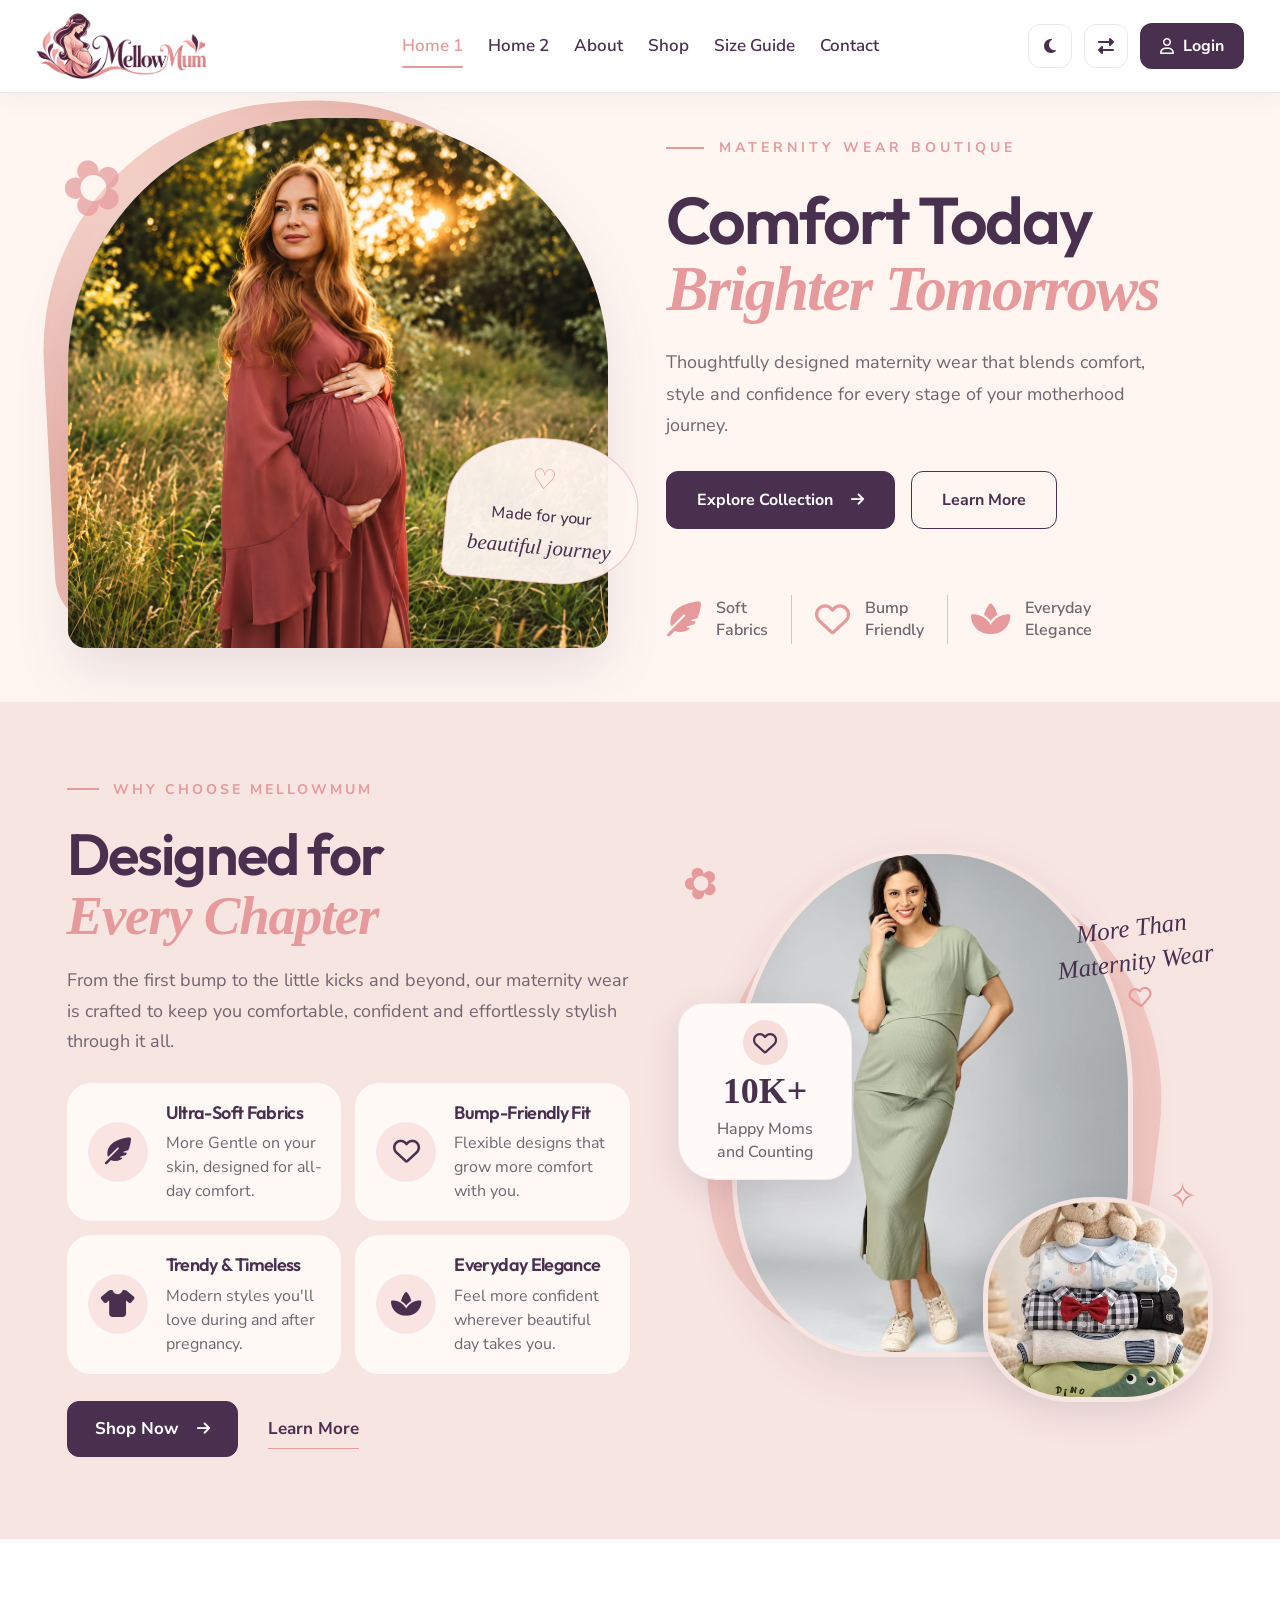
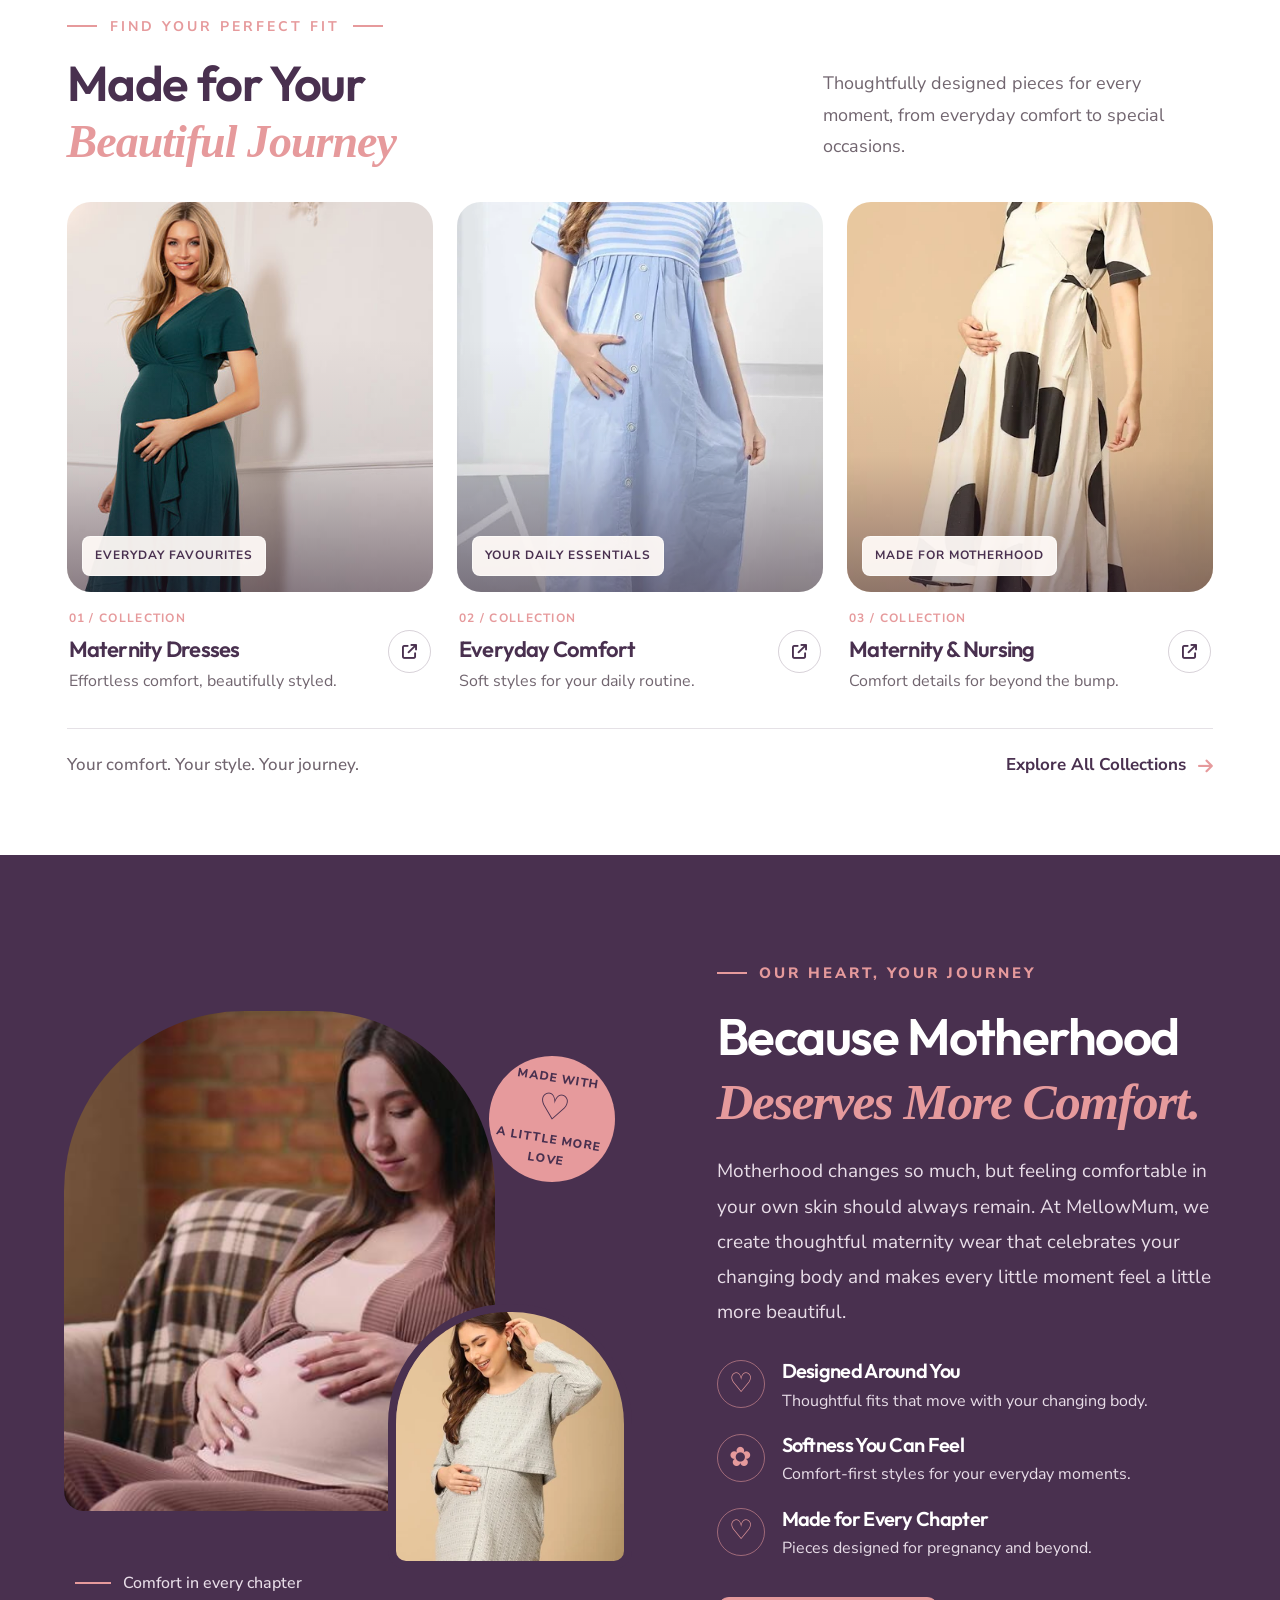
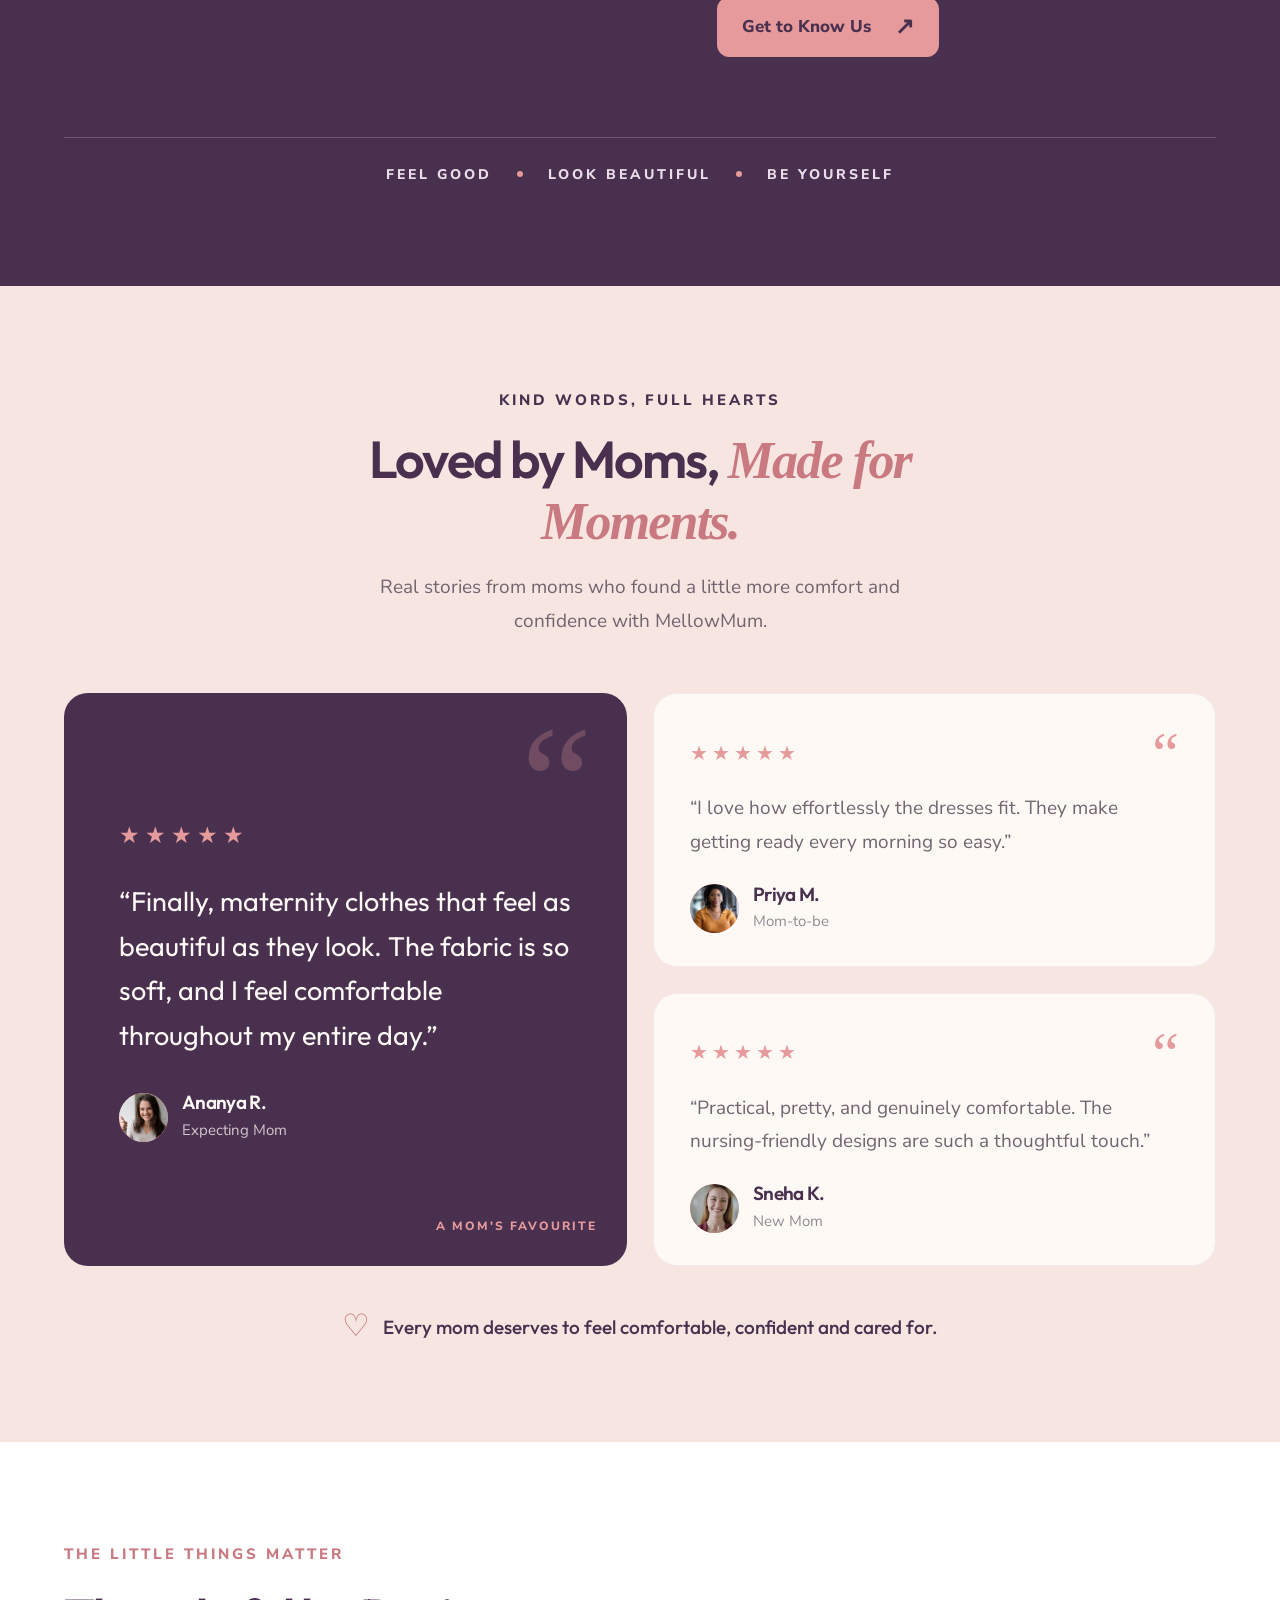
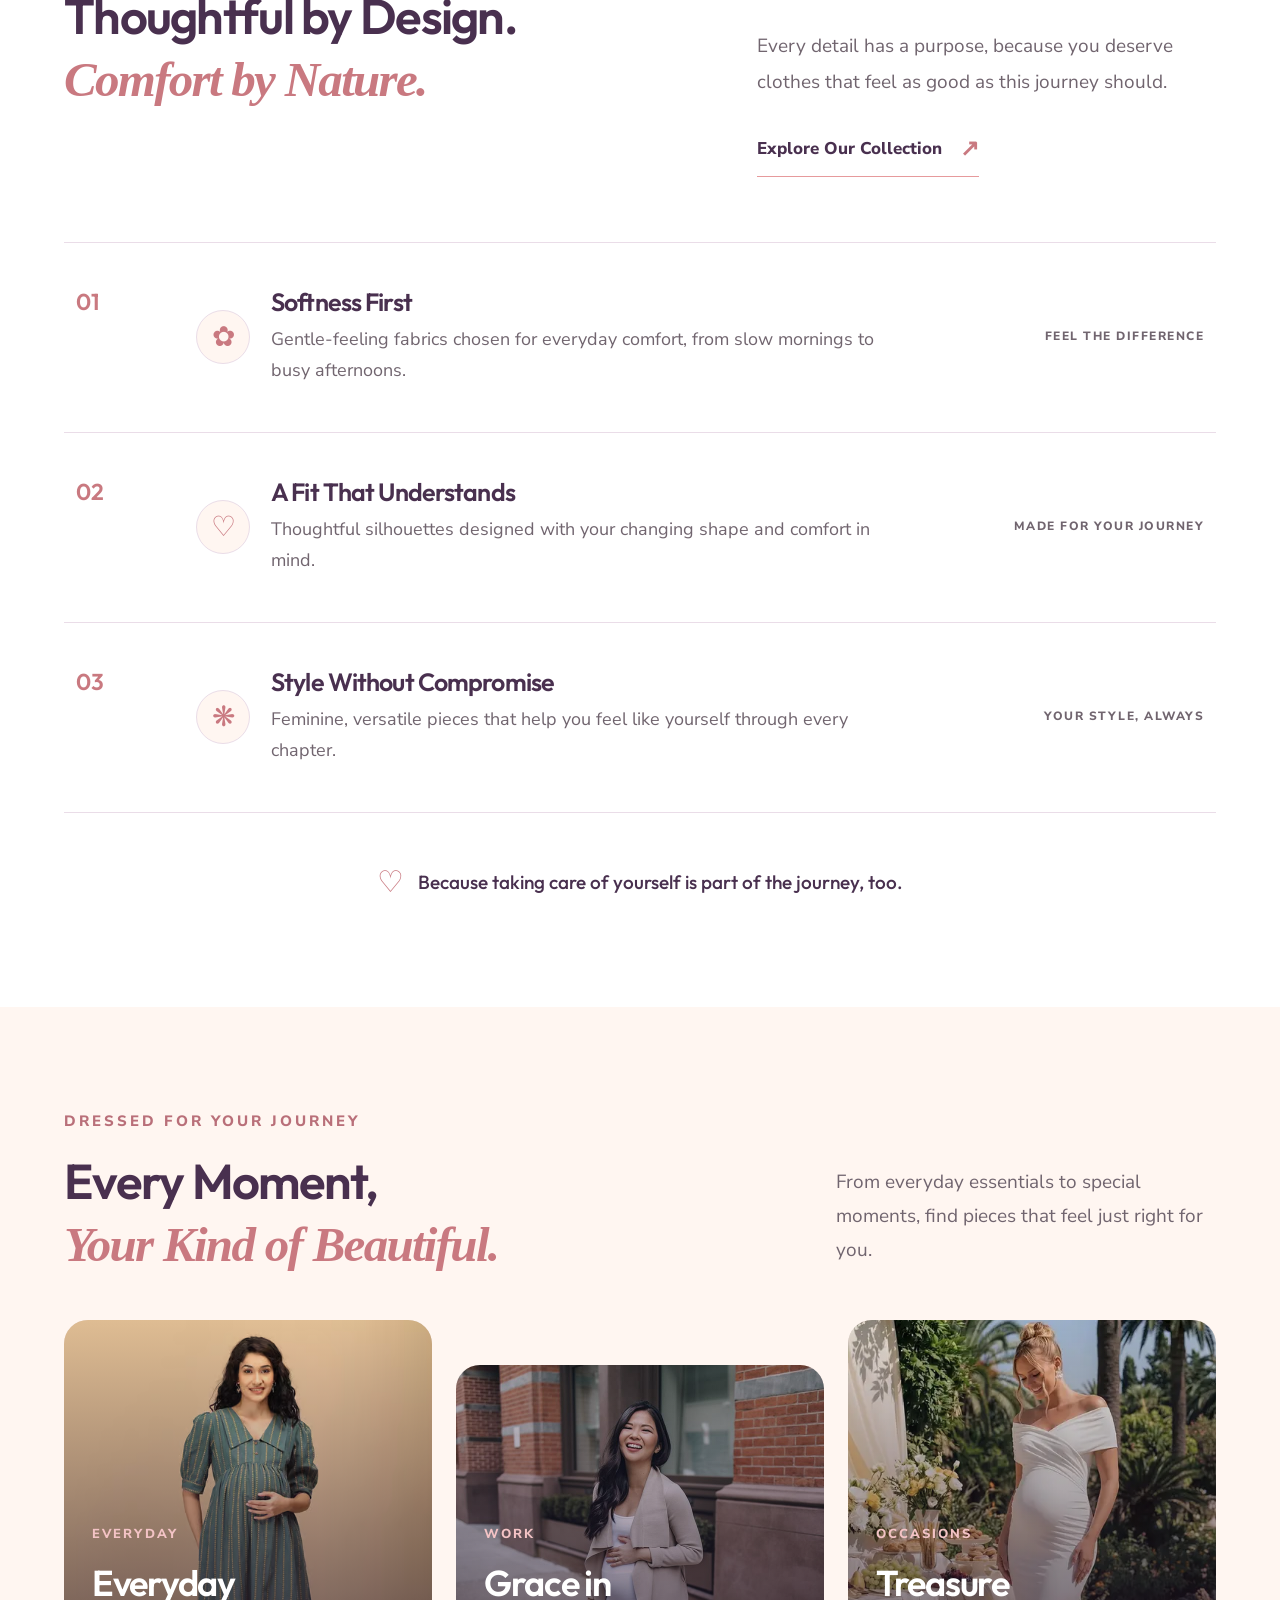
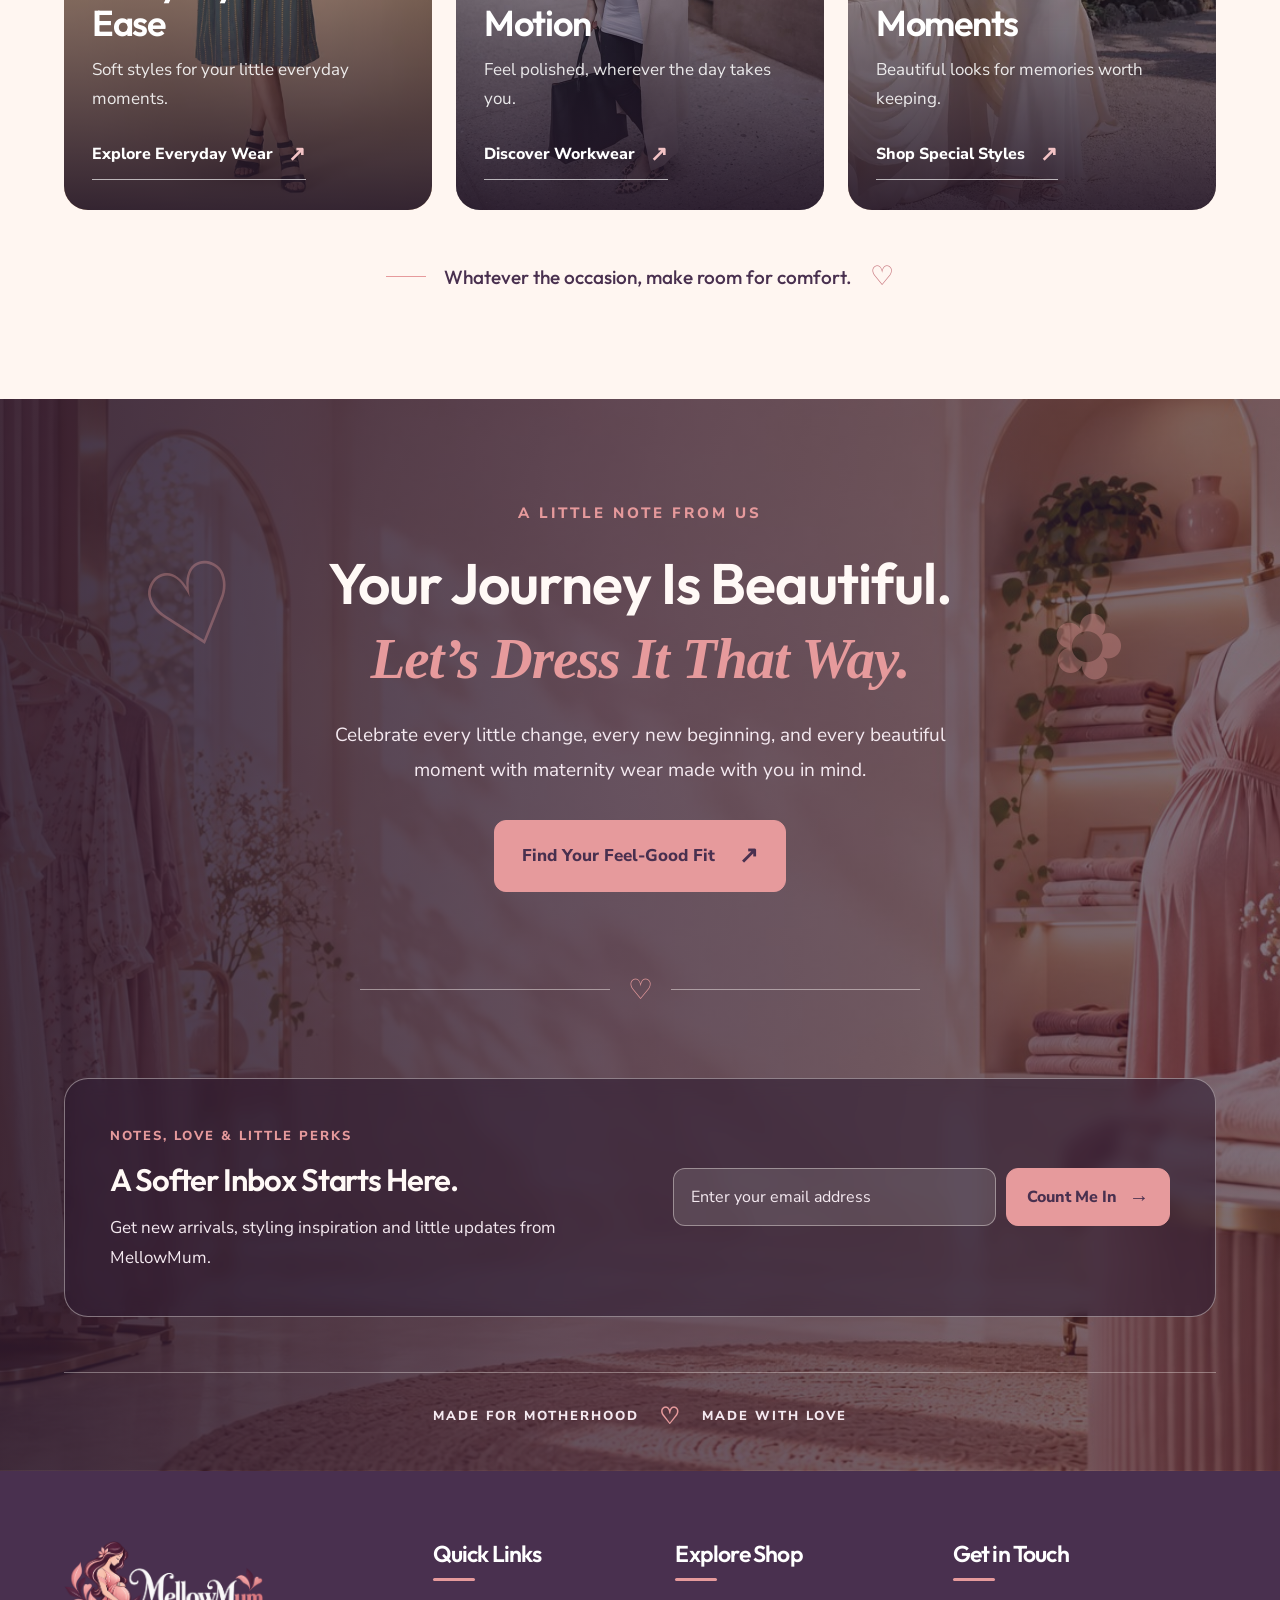
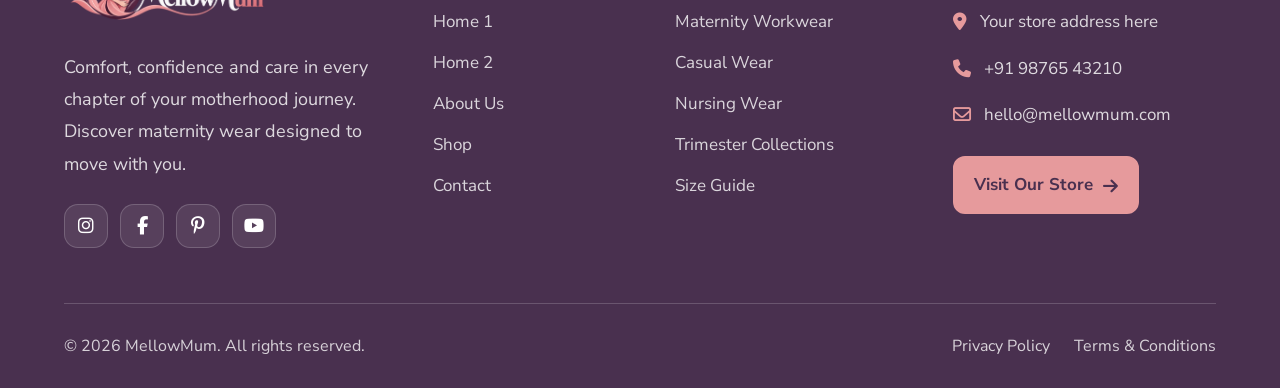
<file: index.html>
<!DOCTYPE html>
<html lang="en">

<head>
    <meta charset="UTF-8">
    <meta name="viewport" content="width=device-width, initial-scale=1.0">

    <title>MellowMum</title>

    <meta name="description"
        content="Discover comfortable and stylish maternity wear at MellowMum, designed for every stage of motherhood.">

    <!-- Google Fonts -->
    <link rel="preconnect" href="https://fonts.googleapis.com">
    <link rel="preconnect" href="https://fonts.gstatic.com" crossorigin>

    <!-- Favicon -->
    <link rel="icon" type="image/png" href="images/favicon.png">

    <link
        href="https://fonts.googleapis.com/css2?family=Nunito+Sans:wght@400;500;600;700&family=Outfit:wght@400;500;600;700&display=swap"
        rel="stylesheet">

    <!-- Font Awesome -->
    <link rel="stylesheet" href="https://cdnjs.cloudflare.com/ajax/libs/font-awesome/6.7.2/css/all.min.css">

    <!-- Main CSS -->
    <link rel="stylesheet" href="css/style.css">
</head>

<body>


    <!-- ==========================
     MELLOWMUM HEADER
========================== -->

    <header class="mm-header">
        <div class="mm-header-inner">

            <!-- Logo -->
            <a href="index.html" class="mm-logo" aria-label="MellowMum Home">
                <img src="images/logo.png" alt="MellowMum">
            </a>

            <!-- Desktop Navigation -->
            <nav class="mm-desktop-nav" aria-label="Main navigation">
                <a href="index.html" class="mm-nav-link active">Home 1</a>
                <a href="home-2.html" class="mm-nav-link">Home 2</a>
                <a href="about.html" class="mm-nav-link">About</a>
                <a href="shop.html" class="mm-nav-link">Shop</a>
                <a href="size-guide.html" class="mm-nav-link">Size Guide</a>
                <a href="contact.html" class="mm-nav-link">Contact</a>
            </nav>

            <!-- Desktop Actions -->
            <div class="mm-desktop-actions">

                <button class="mm-icon-btn" id="mm-desktop-theme" type="button" aria-label="Toggle dark mode"
                    title="Dark mode">
                    <i class="fa-solid fa-moon"></i>
                </button>

                <button class="mm-icon-btn" id="mm-desktop-rtl" type="button" aria-label="Toggle RTL mode"
                    title="Toggle RTL">
                    <i class="fa-solid fa-right-left"></i>
                </button>

                <a href="login.html" class="mm-login-btn">
                    <i class="fa-regular fa-user"></i>
                    Login
                </a>

            </div>

            <!-- Responsive Menu Toggle -->
            <button class="mm-menu-toggle" id="mm-menu-toggle" type="button" aria-label="Open navigation menu"
                aria-expanded="false" aria-controls="mm-mobile-menu">
                <i class="fa-solid fa-bars"></i>
            </button>

        </div>

        <!-- Responsive Navigation -->
        <div class="mm-mobile-menu" id="mm-mobile-menu" aria-hidden="true" inert>

            <nav class="mm-mobile-nav" aria-label="Mobile navigation">
                <a href="index.html" class="mm-mobile-link active">Home 1</a>
                <a href="home-2.html" class="mm-mobile-link">Home 2</a>
                <a href="about.html" class="mm-mobile-link">About</a>
                <a href="shop.html" class="mm-mobile-link">Shop</a>
                <a href="size-guide.html" class="mm-mobile-link">Size Guide</a>
                <a href="contact.html" class="mm-mobile-link">Contact</a>
            </nav>

            <!-- Mobile Settings -->
            <div class="mm-mobile-settings">

                <button class="mm-setting-btn" id="mm-mobile-theme" type="button">
                    <i class="fa-solid fa-moon"></i>
                    <span>Dark Mode</span>
                </button>

                <button class="mm-setting-btn" id="mm-mobile-rtl" type="button">
                    <i class="fa-solid fa-right-left"></i>
                    <span>RTL Mode</span>
                </button>

                <a href="login.html" class="mm-login-btn mm-mobile-login">
                    <i class="fa-regular fa-user"></i>
                    Login
                </a>

            </div>

        </div>
    </header>

    <!-- MELLOWMUM HERO -->
    <section class="mm-hero" id="home">
        <div class="mm-hero-shell">

            <!-- LEFT: MATERNITY VISUAL -->
            <div class="mm-hero-media">
                <div class="mm-hero-arch"></div>

                <div class="mm-hero-photo-wrap">
                    <img src="images/maternity-model.jpg"
                        alt="Expecting mother wearing an elegant dusty rose maternity dress" class="mm-hero-photo">
                </div>

                <div class="mm-hero-flower mm-hero-flower-one">✿</div>
                <div class="mm-hero-flower mm-hero-flower-two">✿</div>

                <div class="mm-hero-photo-note">
                    <span class="mm-note-heart">♡</span>
                    Made for your<br>
                    <em>beautiful journey</em>
                </div>
            </div>

            <!-- RIGHT: CONTENT -->
            <div class="mm-hero-content">

                <div class="mm-hero-eyebrow">
                    <span></span>
                    MATERNITY WEAR BOUTIQUE
                </div>

                <h1 class="mm-hero-title">
                    Comfort Today
                    <span>Brighter Tomorrows</span>
                </h1>

                <p class="mm-hero-description">
                    Thoughtfully designed maternity wear that blends
                    comfort, style and confidence for every stage of
                    your motherhood journey.
                </p>

                <div class="mm-hero-actions">
                    <a href="shop.html" class="mm-hero-btn mm-hero-btn-primary">
                        Explore Collection
                        <i class="fa-solid fa-arrow-right"></i>
                    </a>

                    <a href="about.html" class="mm-hero-btn mm-hero-btn-outline">
                        Learn More
                    </a>
                </div>

                <div class="mm-hero-benefits">

                    <div class="mm-hero-benefit">
                        <i class="fa-solid fa-feather-pointed"></i>
                        <span>Soft<br>Fabrics</span>
                    </div>

                    <div class="mm-hero-benefit">
                        <i class="fa-regular fa-heart"></i>
                        <span>Bump<br>Friendly</span>
                    </div>

                    <div class="mm-hero-benefit">
                        <i class="fa-solid fa-spa"></i>
                        <span>Everyday<br>Elegance</span>
                    </div>

                </div>
            </div>
        </div>
    </section>


    <!-- =========================================
     WHY CHOOSE MELLOWMUM
========================================= -->

    <section class="mm-why-section" id="why-mellowmum">
        <div class="mm-why-container">

            <!-- LEFT CONTENT -->
            <div class="mm-why-content">

                <div class="mm-why-eyebrow">
                    <span></span>
                    WHY CHOOSE MELLOWMUM
                </div>

                <h2 class="mm-why-title">
                    Designed for
                    <span>Every Chapter</span>
                </h2>

                <p class="mm-why-description">
                    From the first bump to the little kicks and beyond,
                    our maternity wear is crafted to keep you comfortable,
                    confident and effortlessly stylish through it all.
                </p>

                <!-- BENEFIT CARDS -->
                <div class="mm-why-benefits">

                    <article class="mm-why-card">
                        <div class="mm-why-icon">
                            <i class="fa-solid fa-feather-pointed"></i>
                        </div>
                        <div class="mm-why-card-text">
                            <h3>Ultra-Soft Fabrics</h3>
                            <p>More Gentle on your skin, designed for all-day comfort.</p>
                        </div>
                    </article>

                    <article class="mm-why-card">
                        <div class="mm-why-icon">
                            <i class="fa-regular fa-heart"></i>
                        </div>
                        <div class="mm-why-card-text">
                            <h3>Bump-Friendly Fit</h3>
                            <p>Flexible designs that grow more comfort with you.</p>
                        </div>
                    </article>

                    <article class="mm-why-card">
                        <div class="mm-why-icon">
                            <i class="fa-solid fa-shirt"></i>
                        </div>
                        <div class="mm-why-card-text">
                            <h3>Trendy & Timeless</h3>
                            <p>Modern styles you'll love during and after pregnancy.</p>
                        </div>
                    </article>

                    <article class="mm-why-card">
                        <div class="mm-why-icon">
                            <i class="fa-solid fa-spa"></i>
                        </div>
                        <div class="mm-why-card-text">
                            <h3>Everyday Elegance</h3>
                            <p>Feel more confident wherever beautiful day takes you.</p>
                        </div>
                    </article>

                </div>

                <!-- BUTTONS -->
                <div class="mm-why-actions">
                    <a href="shop.html" class="mm-why-btn">
                        Shop Now
                        <i class="fa-solid fa-arrow-right"></i>
                    </a>

                    <a href="about.html" class="mm-why-link">
                        Learn More
                        <span></span>
                    </a>
                </div>

            </div>

            <!-- RIGHT VISUAL COMPOSITION -->
            <div class="mm-why-visual">

                <div class="mm-why-back-shape"></div>

                <!-- Main maternity image -->
                <div class="mm-why-main-image">
                    <img src="images/why-choose.jpg" alt="Expecting mother in elegant maternity clothing"
                        loading="lazy">
                </div>

                <!-- Floating customer badge -->
                <div class="mm-why-stat">
                    <div class="mm-why-stat-heart">
                        <i class="fa-regular fa-heart"></i>
                    </div>
                    <strong>10K+</strong>
                    <span>Happy Moms<br>and Counting</span>
                </div>

                <!-- Handwritten-style message -->
                <div class="mm-why-note">
                    <span>More Than</span>
                    <span>Maternity Wear</span>
                    <i class="fa-regular fa-heart"></i>
                </div>

                <!-- Small supporting image -->
                <div class="mm-why-small-image">
                    <img src="images/baby-essentials.jpg" alt="Soft baby clothes and newborn essentials" loading="lazy">
                </div>

                <span class="mm-why-decoration mm-why-decoration-one">✿</span>
                <span class="mm-why-decoration mm-why-decoration-two">✧</span>

            </div>

        </div>
    </section>



    <!-- =========================================
     SECTION 3 - MATERNITY COLLECTION
========================================= -->

    <section class="mm-collection-section" id="maternity-collection">
        <div class="mm-collection-container">

            <!-- Section heading -->
            <div class="mm-collection-heading">
                <div class="mm-collection-eyebrow">
                    <span></span>
                    FIND YOUR PERFECT FIT
                    <span></span>
                </div>

                <div class="mm-collection-heading-row">
                    <h2 class="mm-collection-title">
                        Made for Your
                        <span>Beautiful Journey</span>
                    </h2>

                    <p class="mm-collection-intro">
                        Thoughtfully designed pieces for every moment,
                        from everyday comfort to special occasions.
                    </p>
                </div>
            </div>

            <!-- Asymmetric collection gallery -->
            <div class="mm-collection-grid">

                <!-- Large card -->
                <article class="mm-collection-card mm-collection-card-large">
                    <a href="shop.html?category=dresses" class="mm-collection-image-link"
                        aria-label="Explore maternity dresses">

                        <img src="images/maternity-dresses.jpg" alt="Elegant maternity dresses"
                            class="mm-collection-image" loading="lazy">

                        <span class="mm-collection-image-label">
                            EVERYDAY FAVOURITES
                        </span>
                    </a>

                    <div class="mm-collection-card-info">
                        <div>
                            <span class="mm-collection-number">01 / COLLECTION</span>
                            <h3>Maternity Dresses</h3>
                            <p>Effortless comfort, beautifully styled.</p>
                        </div>

                        <a href="shop.html?category=dresses" class="mm-collection-arrow"
                            aria-label="Shop maternity dresses">
                            <i class="fa-solid fa-arrow-up-right-from-square"></i>
                        </a>
                    </div>
                </article>

                <!-- Top right card -->
                <article class="mm-collection-card mm-collection-card-top">
                    <a href="shop.html?category=everyday-wear" class="mm-collection-image-link"
                        aria-label="Explore everyday maternity wear">

                        <img src="images/maternity-everyday.jpg" alt="Comfortable everyday maternity outfit"
                            class="mm-collection-image" loading="lazy">

                        <span class="mm-collection-image-label">
                            YOUR DAILY ESSENTIALS
                        </span>
                    </a>

                    <div class="mm-collection-card-info">
                        <div>
                            <span class="mm-collection-number">02 / COLLECTION</span>
                            <h3>Everyday Comfort</h3>
                            <p>Soft styles for your daily routine.</p>
                        </div>

                        <a href="shop.html?category=everyday-wear" class="mm-collection-arrow"
                            aria-label="Shop everyday maternity wear">
                            <i class="fa-solid fa-arrow-up-right-from-square"></i>
                        </a>
                    </div>
                </article>

                <!-- Bottom right card -->
                <article class="mm-collection-card mm-collection-card-bottom">
                    <a href="shop.html?category=nursing-wear" class="mm-collection-image-link"
                        aria-label="Explore nursing wear">

                        <img src="images/maternity-nursing.jpg" alt="Stylish nursing-friendly maternity clothing"
                            class="mm-collection-image" loading="lazy">

                        <span class="mm-collection-image-label">
                            MADE FOR MOTHERHOOD
                        </span>
                    </a>

                    <div class="mm-collection-card-info">
                        <div>
                            <span class="mm-collection-number">03 / COLLECTION</span>
                            <h3>Maternity & Nursing</h3>
                            <p>Comfort details for beyond the bump.</p>
                        </div>

                        <a href="shop.html?category=nursing-wear" class="mm-collection-arrow"
                            aria-label="Shop nursing wear">
                            <i class="fa-solid fa-arrow-up-right-from-square"></i>
                        </a>
                    </div>
                </article>

            </div>

            <!-- Bottom CTA -->
            <div class="mm-collection-footer">
                <p>
                    Your comfort. Your style. Your journey.
                </p>

                <a href="shop.html" class="mm-collection-view-all">
                    Explore All Collections
                    <i class="fa-solid fa-arrow-right"></i>
                </a>
            </div>

        </div>
    </section>


    <!-- SECTION 4: OUR STORY -->
    <section class="mm-story-section" id="our-story">
        <div class="mm-story-container">

            <div class="mm-story-visual">
                <div class="mm-story-image-main">
                    <img src="images/mellowmum-story.jpg" alt="Mother enjoying a peaceful maternity moment">
                </div>

                <div class="mm-story-image-small">
                    <img src="images/mellowmum-fabric.jpg" alt="Soft and breathable maternity fabric">
                </div>

                <div class="mm-story-stamp">
                    <span class="mm-story-stamp-top">MADE WITH</span>
                    <span class="mm-story-stamp-heart">♡</span>
                    <span class="mm-story-stamp-bottom">A LITTLE MORE LOVE</span>
                </div>

                <div class="mm-story-image-caption">
                    <span class="mm-story-caption-line"></span>
                    <span>Comfort in every chapter</span>
                </div>
            </div>

            <div class="mm-story-content">
                <span class="mm-story-eyebrow">
                    OUR HEART, YOUR JOURNEY
                </span>

                <h2>
                    Because Motherhood
                    <em>Deserves More Comfort.</em>
                </h2>

                <p class="mm-story-description">
                    Motherhood changes so much, but feeling comfortable
                    in your own skin should always remain. At MellowMum,
                    we create thoughtful maternity wear that celebrates
                    your changing body and makes every little moment feel
                    a little more beautiful.
                </p>

                <div class="mm-story-promise">
                    <span class="mm-story-promise-icon">♡</span>
                    <div>
                        <h3>Designed Around You</h3>
                        <p>Thoughtful fits that move with your changing body.</p>
                    </div>
                </div>

                <div class="mm-story-promise">
                    <span class="mm-story-promise-icon">✿</span>
                    <div>
                        <h3>Softness You Can Feel</h3>
                        <p>Comfort-first styles for your everyday moments.</p>
                    </div>
                </div>

                <div class="mm-story-promise">
                    <span class="mm-story-promise-icon">♡</span>
                    <div>
                        <h3>Made for Every Chapter</h3>
                        <p>Pieces designed for pregnancy and beyond.</p>
                    </div>
                </div>

                <a href="about.html" class="mm-story-button">
                    Get to Know Us
                    <span aria-hidden="true">↗</span>
                </a>
            </div>

        </div>

        <div class="mm-story-bottom-note">
            <span>FEEL GOOD</span>
            <span class="mm-story-note-dot"></span>
            <span>LOOK BEAUTIFUL</span>
            <span class="mm-story-note-dot"></span>
            <span>BE YOURSELF</span>
        </div>
    </section>


    <!-- SECTION 5: CUSTOMER TESTIMONIALS -->
    <section class="mm-testimonials-section" id="testimonials">
        <div class="mm-testimonials-container">

            <div class="mm-testimonials-heading">
                <span class="mm-testimonials-eyebrow">KIND WORDS, FULL HEARTS</span>

                <h2>
                    Loved by Moms,
                    <em>Made for Moments.</em>
                </h2>

                <p>
                    Real stories from moms who found a little more comfort
                    and confidence with MellowMum.
                </p>
            </div>

            <div class="mm-testimonials-layout">

                <div class="mm-testimonial-featured">
                    <span class="mm-testimonial-quote-mark">“</span>

                    <div class="mm-testimonial-stars">★★★★★</div>

                    <blockquote>
                        “Finally, maternity clothes that feel as beautiful
                        as they look. The fabric is so soft, and I feel
                        comfortable throughout my entire day.”
                    </blockquote>

                    <div class="mm-testimonial-author">
                        <div class="mm-testimonial-avatar">
                            <img src="images/customer-ananya.jpg" alt="Customer Ananya">
                        </div>
                        <div>
                            <h3>Ananya R.</h3>
                            <p>Expecting Mom</p>
                        </div>
                    </div>

                    <span class="mm-testimonial-featured-label">
                        A MOM'S FAVOURITE
                    </span>
                </div>

                <div class="mm-testimonials-side">

                    <article class="mm-testimonial-card">
                        <div class="mm-testimonial-card-top">
                            <div class="mm-testimonial-stars">★★★★★</div>
                            <span class="mm-testimonial-mark">“</span>
                        </div>

                        <blockquote>
                            “I love how effortlessly the dresses fit.
                            They make getting ready every morning so easy.”
                        </blockquote>

                        <div class="mm-testimonial-author">
                            <div class="mm-testimonial-avatar">
                                <img src="images/customer-priya.jpg" alt="Customer Priya">
                            </div>
                            <div>
                                <h3>Priya M.</h3>
                                <p>Mom-to-be</p>
                            </div>
                        </div>
                    </article>

                    <article class="mm-testimonial-card">
                        <div class="mm-testimonial-card-top">
                            <div class="mm-testimonial-stars">★★★★★</div>
                            <span class="mm-testimonial-mark">“</span>
                        </div>

                        <blockquote>
                            “Practical, pretty, and genuinely comfortable.
                            The nursing-friendly designs are such a thoughtful touch.”
                        </blockquote>

                        <div class="mm-testimonial-author">
                            <div class="mm-testimonial-avatar">
                                <img src="images/customer-sneha.jpg" alt="Customer Sneha">
                            </div>
                            <div>
                                <h3>Sneha K.</h3>
                                <p>New Mom</p>
                            </div>
                        </div>
                    </article>

                </div>
            </div>

            <div class="mm-testimonials-footer">
                <span class="mm-testimonials-footer-heart">♡</span>
                <p>Every mom deserves to feel comfortable, confident and cared for.</p>
            </div>

        </div>
    </section>


    <!-- SECTION 6: THE MELLOWMUM DIFFERENCE -->
    <section class="mm-difference-section" id="mellowmum-difference">
        <div class="mm-difference-container">

            <div class="mm-difference-intro">
                <span class="mm-difference-eyebrow">THE LITTLE THINGS MATTER</span>

                <h2>
                    Thoughtful by Design.
                    <em>Comfort by Nature.</em>
                </h2>

                <p>
                    Every detail has a purpose, because you deserve clothes
                    that feel as good as this journey should.
                </p>

                <a href="shop.html" class="mm-difference-link">
                    Explore Our Collection <span>↗</span>
                </a>
            </div>

            <div class="mm-difference-details">

                <article class="mm-difference-item">
                    <div class="mm-difference-number">01</div>
                    <div class="mm-difference-item-content">
                        <span class="mm-difference-symbol">✿</span>
                        <h3>Softness First</h3>
                        <p>
                            Gentle-feeling fabrics chosen for everyday comfort,
                            from slow mornings to busy afternoons.
                        </p>
                    </div>
                    <div class="mm-difference-item-note">FEEL THE DIFFERENCE</div>
                </article>

                <article class="mm-difference-item">
                    <div class="mm-difference-number">02</div>
                    <div class="mm-difference-item-content">
                        <span class="mm-difference-symbol">♡</span>
                        <h3>A Fit That Understands</h3>
                        <p>
                            Thoughtful silhouettes designed with your changing
                            shape and comfort in mind.
                        </p>
                    </div>
                    <div class="mm-difference-item-note">MADE FOR YOUR JOURNEY</div>
                </article>

                <article class="mm-difference-item">
                    <div class="mm-difference-number">03</div>
                    <div class="mm-difference-item-content">
                        <span class="mm-difference-symbol">❋</span>
                        <h3>Style Without Compromise</h3>
                        <p>
                            Feminine, versatile pieces that help you feel
                            like yourself through every chapter.
                        </p>
                    </div>
                    <div class="mm-difference-item-note">YOUR STYLE, ALWAYS</div>
                </article>

            </div>

            <div class="mm-difference-bottom">
                <span class="mm-difference-bottom-icon">♡</span>
                <p>Because taking care of yourself is part of the journey, too.</p>
            </div>

        </div>
    </section>


    <!-- SECTION 7: SHOP BY OCCASION -->
    <section class="mm-occasion-section" id="shop-by-occasion">
        <div class="mm-occasion-container">

            <div class="mm-occasion-heading">
                <div>
                    <span class="mm-occasion-eyebrow">DRESSED FOR YOUR JOURNEY</span>
                    <h2>
                        Every Moment,
                        <em>Your Kind of Beautiful.</em>
                    </h2>
                </div>

                <p>
                    From everyday essentials to special moments,
                    find pieces that feel just right for you.
                </p>
            </div>

            <div class="mm-occasion-grid">

                <a href="shop.html?category=everyday" class="mm-occasion-card mm-occasion-card-tall">
                    <img src="images/occasion-everyday.jpg" alt="Comfortable everyday maternity wear">

                    <span class="mm-occasion-card-overlay"></span>

                    <div class="mm-occasion-card-content">
                        <span class="mm-occasion-card-number">EVERYDAY</span>
                        <h3>Everyday<br>Ease</h3>
                        <p>Soft styles for your little everyday moments.</p>
                        <span class="mm-occasion-card-link">
                            Explore Everyday Wear <span>↗</span>
                        </span>
                    </div>
                </a>

                <a href="shop.html?category=workwear" class="mm-occasion-card mm-occasion-card-middle">
                    <img src="images/occasion-workwear.jpg" alt="Elegant maternity workwear outfit">

                    <span class="mm-occasion-card-overlay"></span>

                    <div class="mm-occasion-card-content">
                        <span class="mm-occasion-card-number">WORK</span>
                        <h3>Grace in<br>Motion</h3>
                        <p>Feel polished, wherever the day takes you.</p>
                        <span class="mm-occasion-card-link">
                            Discover Workwear <span>↗</span>
                        </span>
                    </div>
                </a>

                <a href="shop.html?category=special-occasions" class="mm-occasion-card mm-occasion-card-tall">
                    <img src="images/occasion-special.jpg" alt="Elegant maternity outfit for a special occasion">

                    <span class="mm-occasion-card-overlay"></span>

                    <div class="mm-occasion-card-content">
                        <span class="mm-occasion-card-number">OCCASIONS</span>
                        <h3>Treasure<br>Moments</h3>
                        <p>Beautiful looks for memories worth keeping.</p>
                        <span class="mm-occasion-card-link">
                            Shop Special Styles <span>↗</span>
                        </span>
                    </div>
                </a>

            </div>

            <div class="mm-occasion-footer">
                <span class="mm-occasion-footer-line"></span>
                <p>Whatever the occasion, make room for comfort.</p>
                <span class="mm-occasion-footer-heart">♡</span>
            </div>

        </div>
    </section>


    <!-- SECTION 8: FINAL CTA & NEWSLETTER -->
    <section class="mm-journey-section" id="join-our-journey">
        <div class="mm-journey-container">

            <div class="mm-journey-decoration mm-journey-decoration-left">♡</div>
            <div class="mm-journey-decoration mm-journey-decoration-right">✿</div>

            <div class="mm-journey-content">
                <span class="mm-journey-eyebrow">
                    A LITTLE NOTE FROM US
                </span>

                <h2>
                    Your Journey Is Beautiful.
                    <em>Let’s Dress It That Way.</em>
                </h2>

                <p class="mm-journey-description">
                    Celebrate every little change, every new beginning,
                    and every beautiful moment with maternity wear
                    made with you in mind.
                </p>

                <a href="shop.html" class="mm-journey-shop-button">
                    Find Your Feel-Good Fit
                    <span aria-hidden="true">↗</span>
                </a>
            </div>

            <div class="mm-journey-divider">
                <span></span>
                <span class="mm-journey-divider-heart">♡</span>
                <span></span>
            </div>

            <div class="mm-journey-newsletter">
                <div class="mm-journey-newsletter-copy">
                    <span class="mm-journey-newsletter-label">
                        NOTES, LOVE & LITTLE PERKS
                    </span>

                    <h3>A Softer Inbox Starts Here.</h3>

                    <p>
                        Get new arrivals, styling inspiration and
                        little updates from MellowMum.
                    </p>
                </div>

                <form class="mm-journey-form" action="#" method="post">
                    <label for="mm-journey-email" class="mm-journey-sr-only">
                        Your email address
                    </label>

                    <input type="email" id="mm-journey-email" name="email" placeholder="Enter your email address"
                        required>

                    <button type="submit">
                        Count Me In
                        <span aria-hidden="true">→</span>
                    </button>
                </form>

            </div>

            <div class="mm-journey-bottom-note">
                <span>MADE FOR MOTHERHOOD</span>
                <span class="mm-journey-bottom-heart">♡</span>
                <span>MADE WITH LOVE</span>
            </div>

        </div>
    </section>


    <!-- ==============================
     MELLOWMUM FOOTER
============================== -->

    <footer class="mm-footer">

        <div class="mm-footer-main">

            <!-- Brand Information -->
            <div class="mm-footer-brand">
                <a href="index.html" class="mm-footer-logo">
                    <img src="images/logo-white.png" alt="MellowMum">
                </a>

                <p>
                    Comfort, confidence and care in every chapter
                    of your motherhood journey. Discover maternity
                    wear designed to move with you.
                </p>

                <div class="mm-footer-socials">
                    <a href="#" aria-label="Instagram">
                        <i class="fa-brands fa-instagram"></i>
                    </a>
                    <a href="#" aria-label="Facebook">
                        <i class="fa-brands fa-facebook-f"></i>
                    </a>
                    <a href="#" aria-label="Pinterest">
                        <i class="fa-brands fa-pinterest-p"></i>
                    </a>
                    <a href="#" aria-label="YouTube">
                        <i class="fa-brands fa-youtube"></i>
                    </a>
                </div>
            </div>

            <!-- Quick Links -->
            <div class="mm-footer-column">
                <h3>Quick Links</h3>
                <ul>
                    <li><a href="index.html">Home 1</a></li>
                    <li><a href="home-2.html">Home 2</a></li>
                    <li><a href="about.html">About Us</a></li>
                    <li><a href="shop.html">Shop</a></li>
                    <li><a href="contact.html">Contact</a></li>
                </ul>
            </div>

            <!-- Shop Categories -->
            <div class="mm-footer-column">
                <h3>Explore Shop</h3>
                <ul>
                    <li><a href="shop.html?category=workwear">Maternity Workwear</a></li>
                    <li><a href="shop.html?category=casual">Casual Wear</a></li>
                    <li><a href="shop.html?category=nursing">Nursing Wear</a></li>
                    <li><a href="shop.html?category=trimester">Trimester Collections</a></li>
                    <li><a href="size-guide.html">Size Guide</a></li>
                </ul>
            </div>

            <!-- Contact Information -->
            <div class="mm-footer-column mm-footer-contact">
                <h3>Get in Touch</h3>

                <p>
                    <i class="fa-solid fa-location-dot"></i>
                    <span>Your store address here</span>
                </p>

                <p>
                    <i class="fa-solid fa-phone"></i>
                    <a href="tel:+919876543210">+91 98765 43210</a>
                </p>

                <p>
                    <i class="fa-regular fa-envelope"></i>
                    <a href="mailto:hello@mellowmum.com">
                        hello@mellowmum.com
                    </a>
                </p>

                <a href="contact.html" class="mm-footer-contact-btn">
                    Visit Our Store
                    <i class="fa-solid fa-arrow-right"></i>
                </a>
            </div>

        </div>

        <!-- Footer Bottom -->
        <div class="mm-footer-bottom">
            <p>
                &copy; <span id="mm-footer-year"></span>
                MellowMum. All rights reserved.
            </p>

            <div class="mm-footer-legal">
                <a href="#">Privacy Policy</a>
                <a href="#">Terms & Conditions</a>
            </div>

        </div>

    </footer>

    <script src="js/main.js"></script>

</body>

</html>
</file>
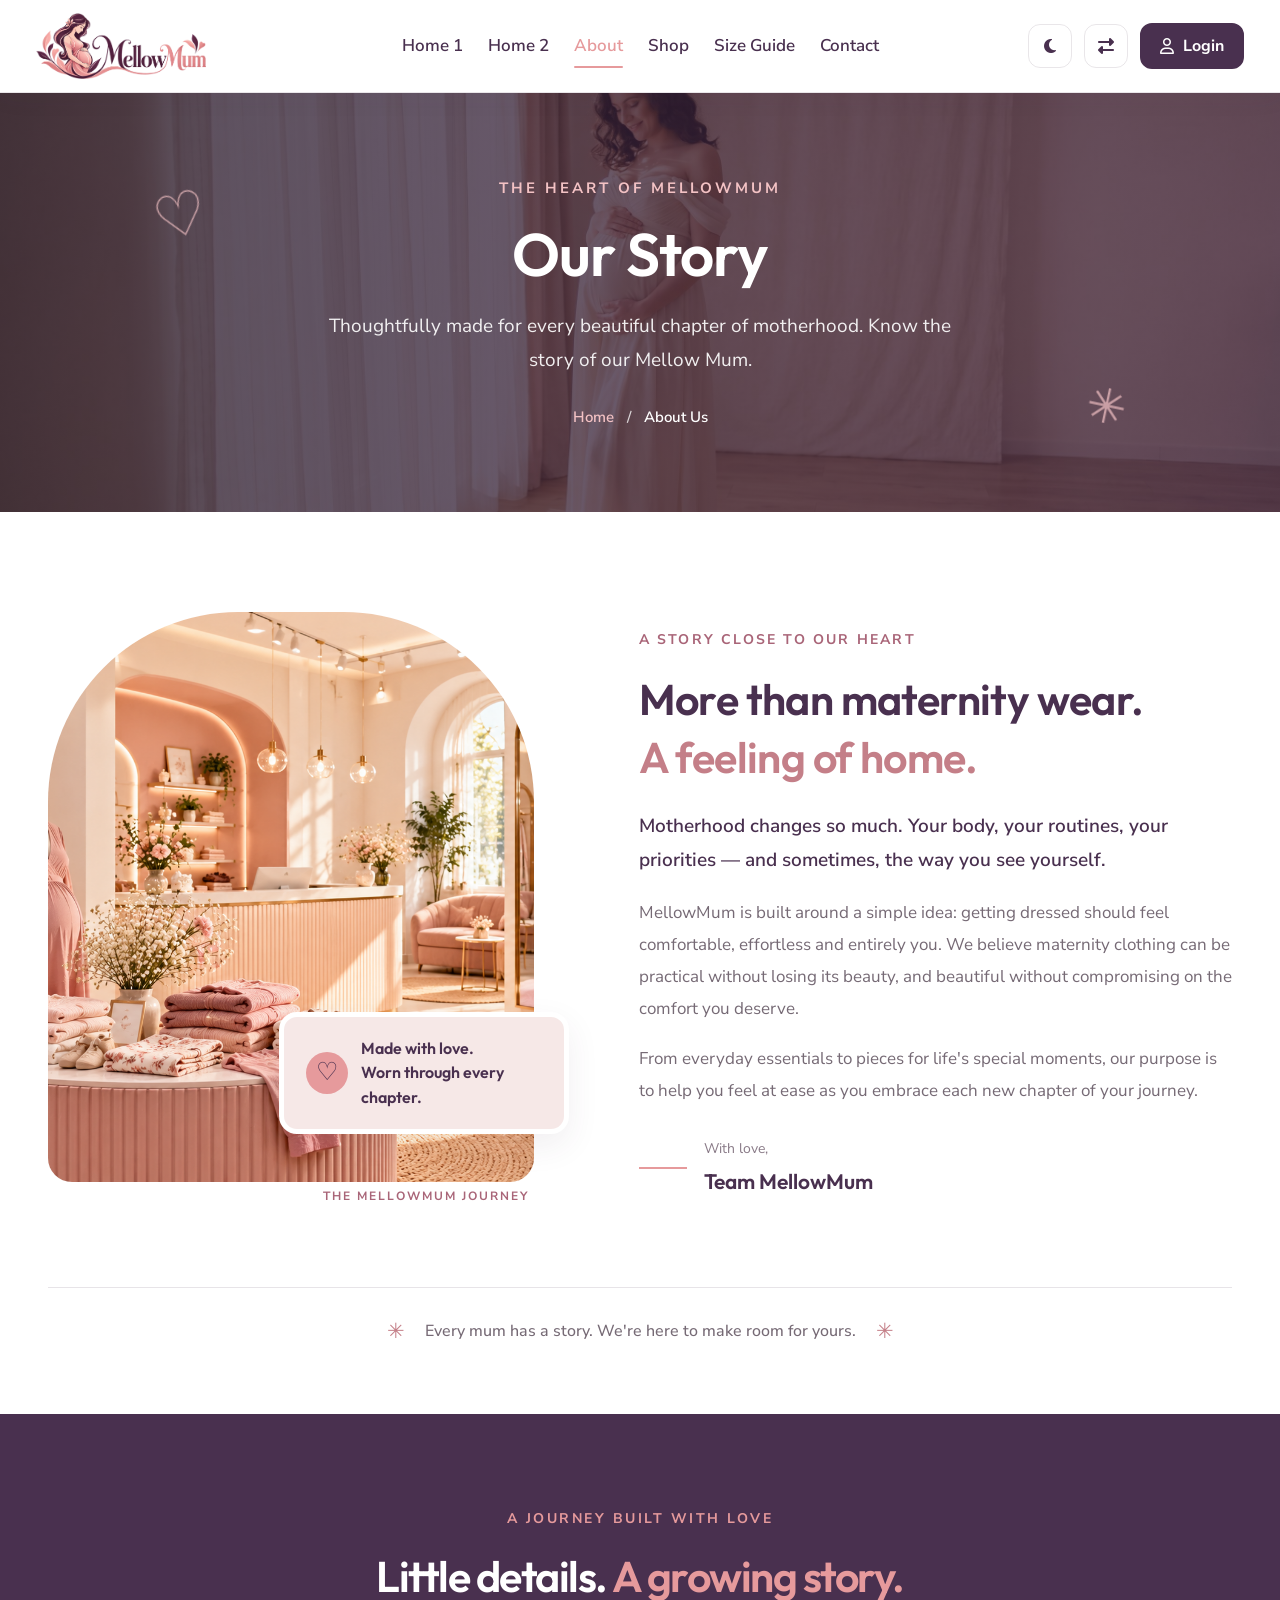
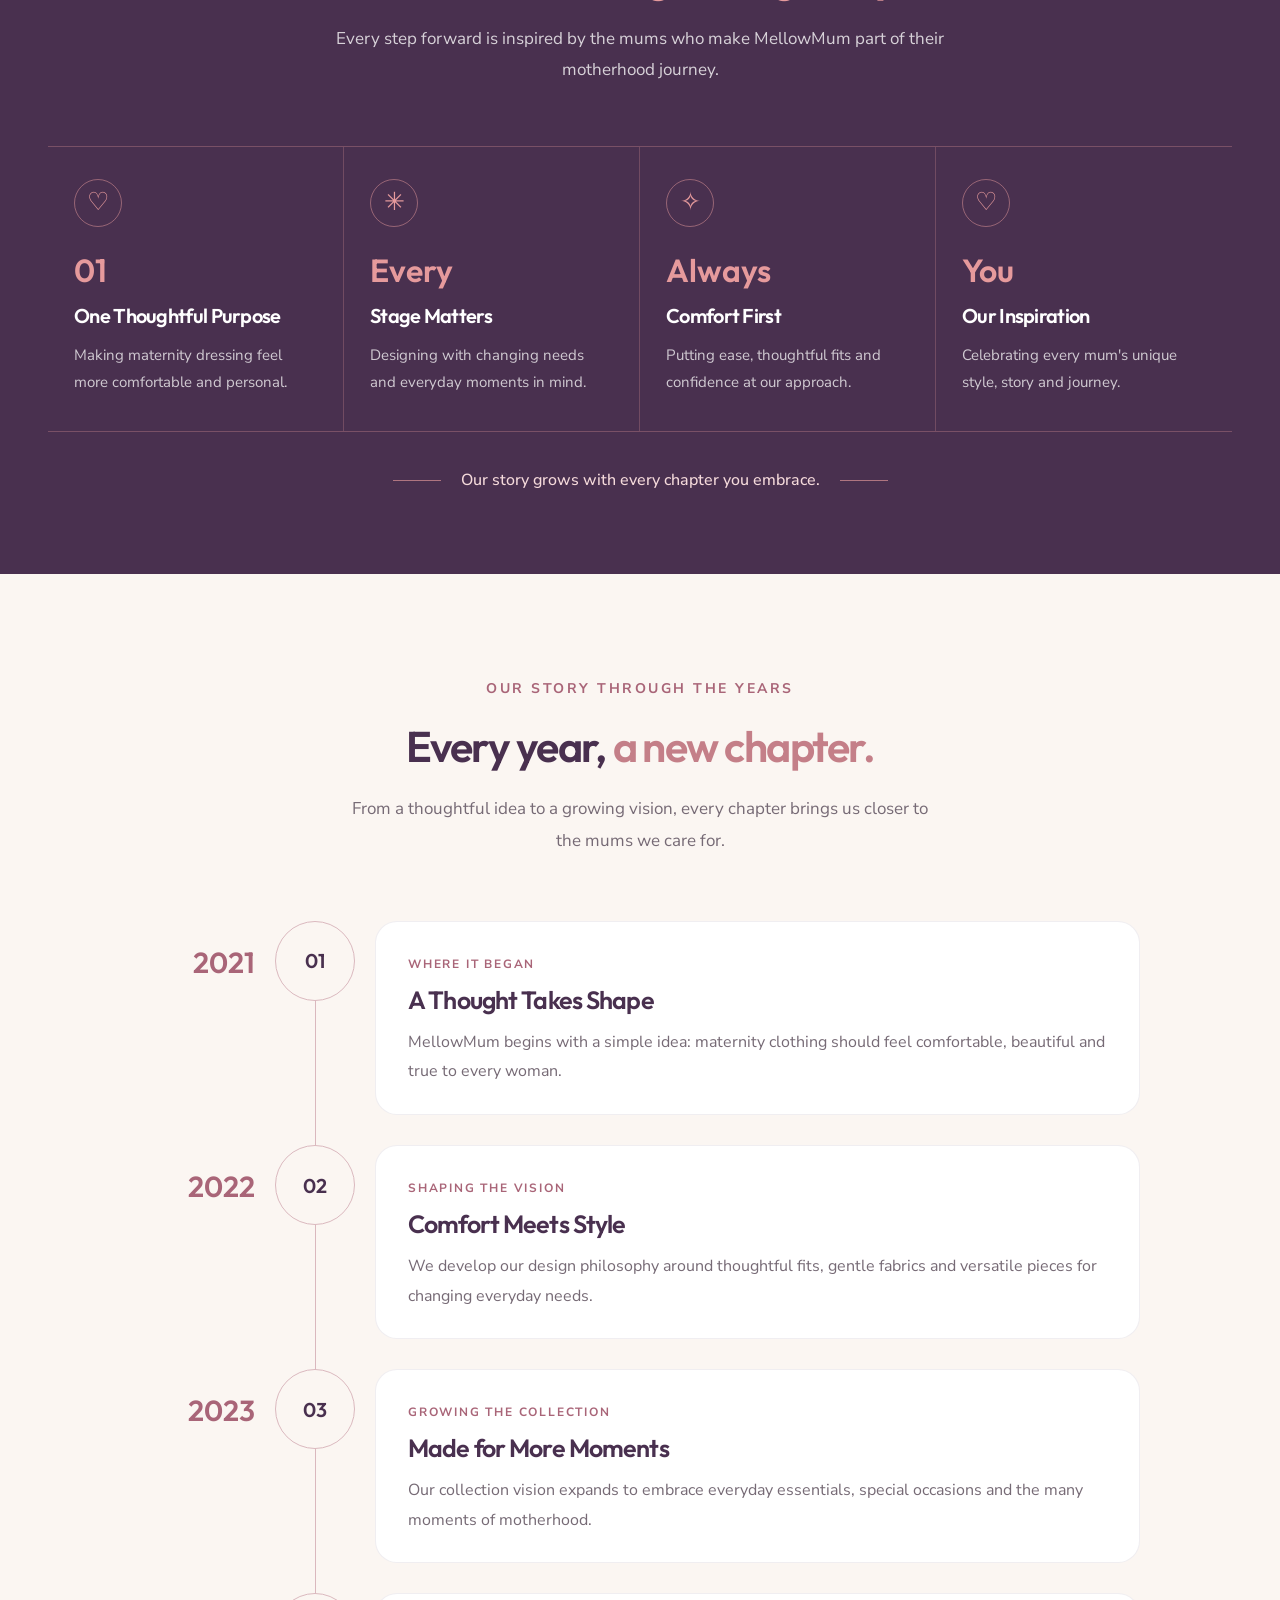
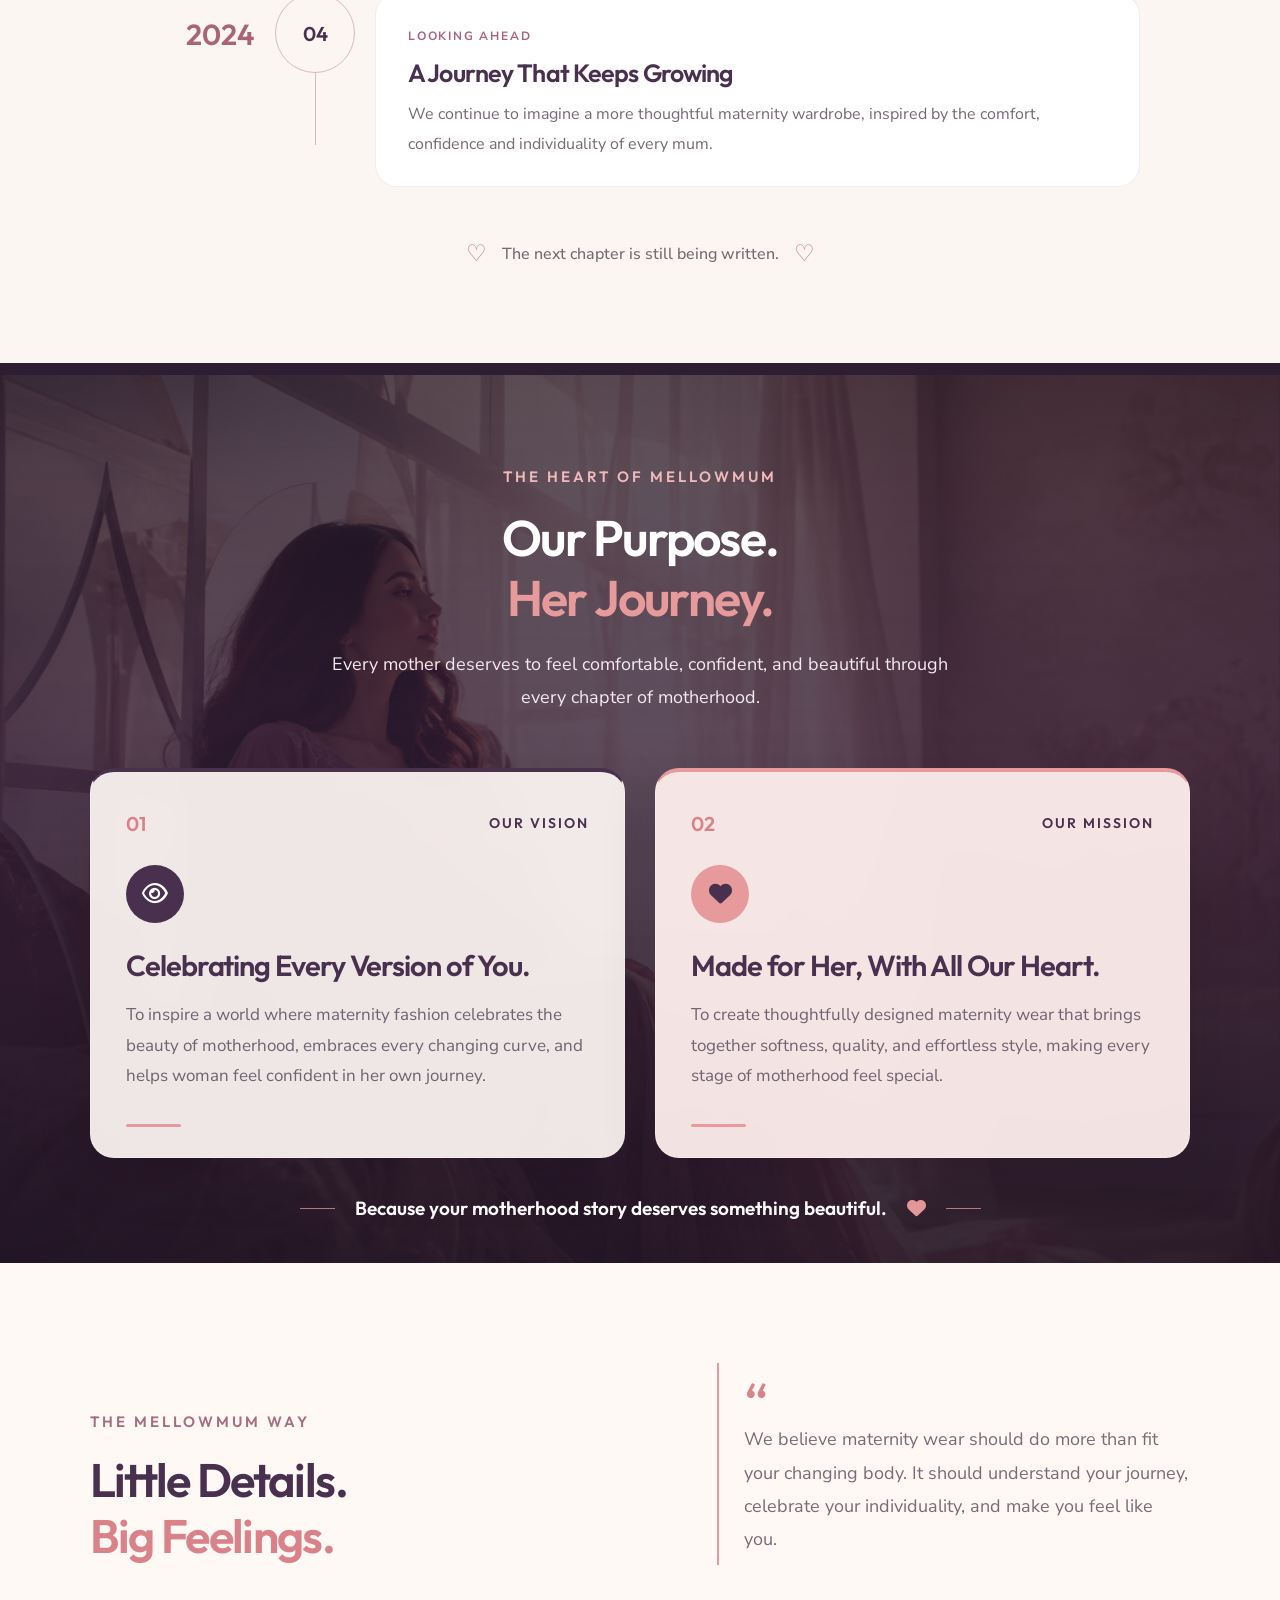
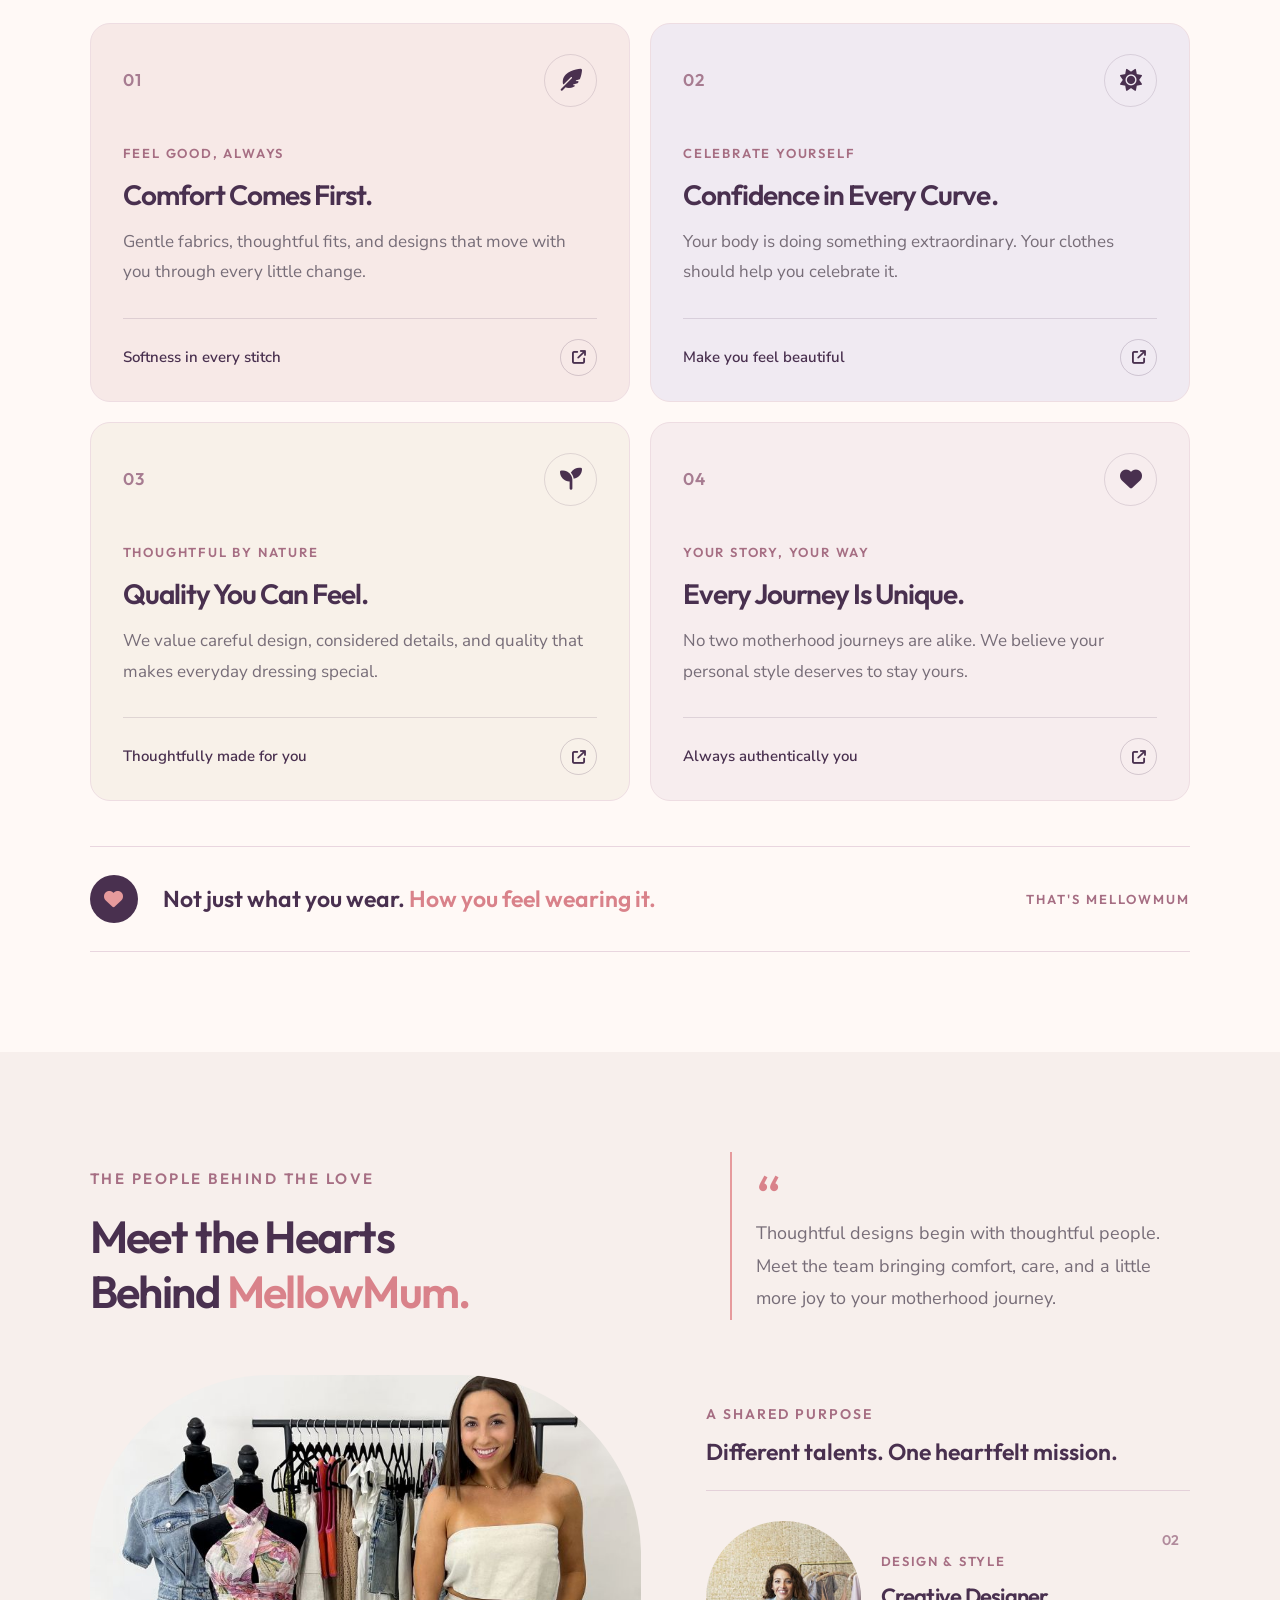
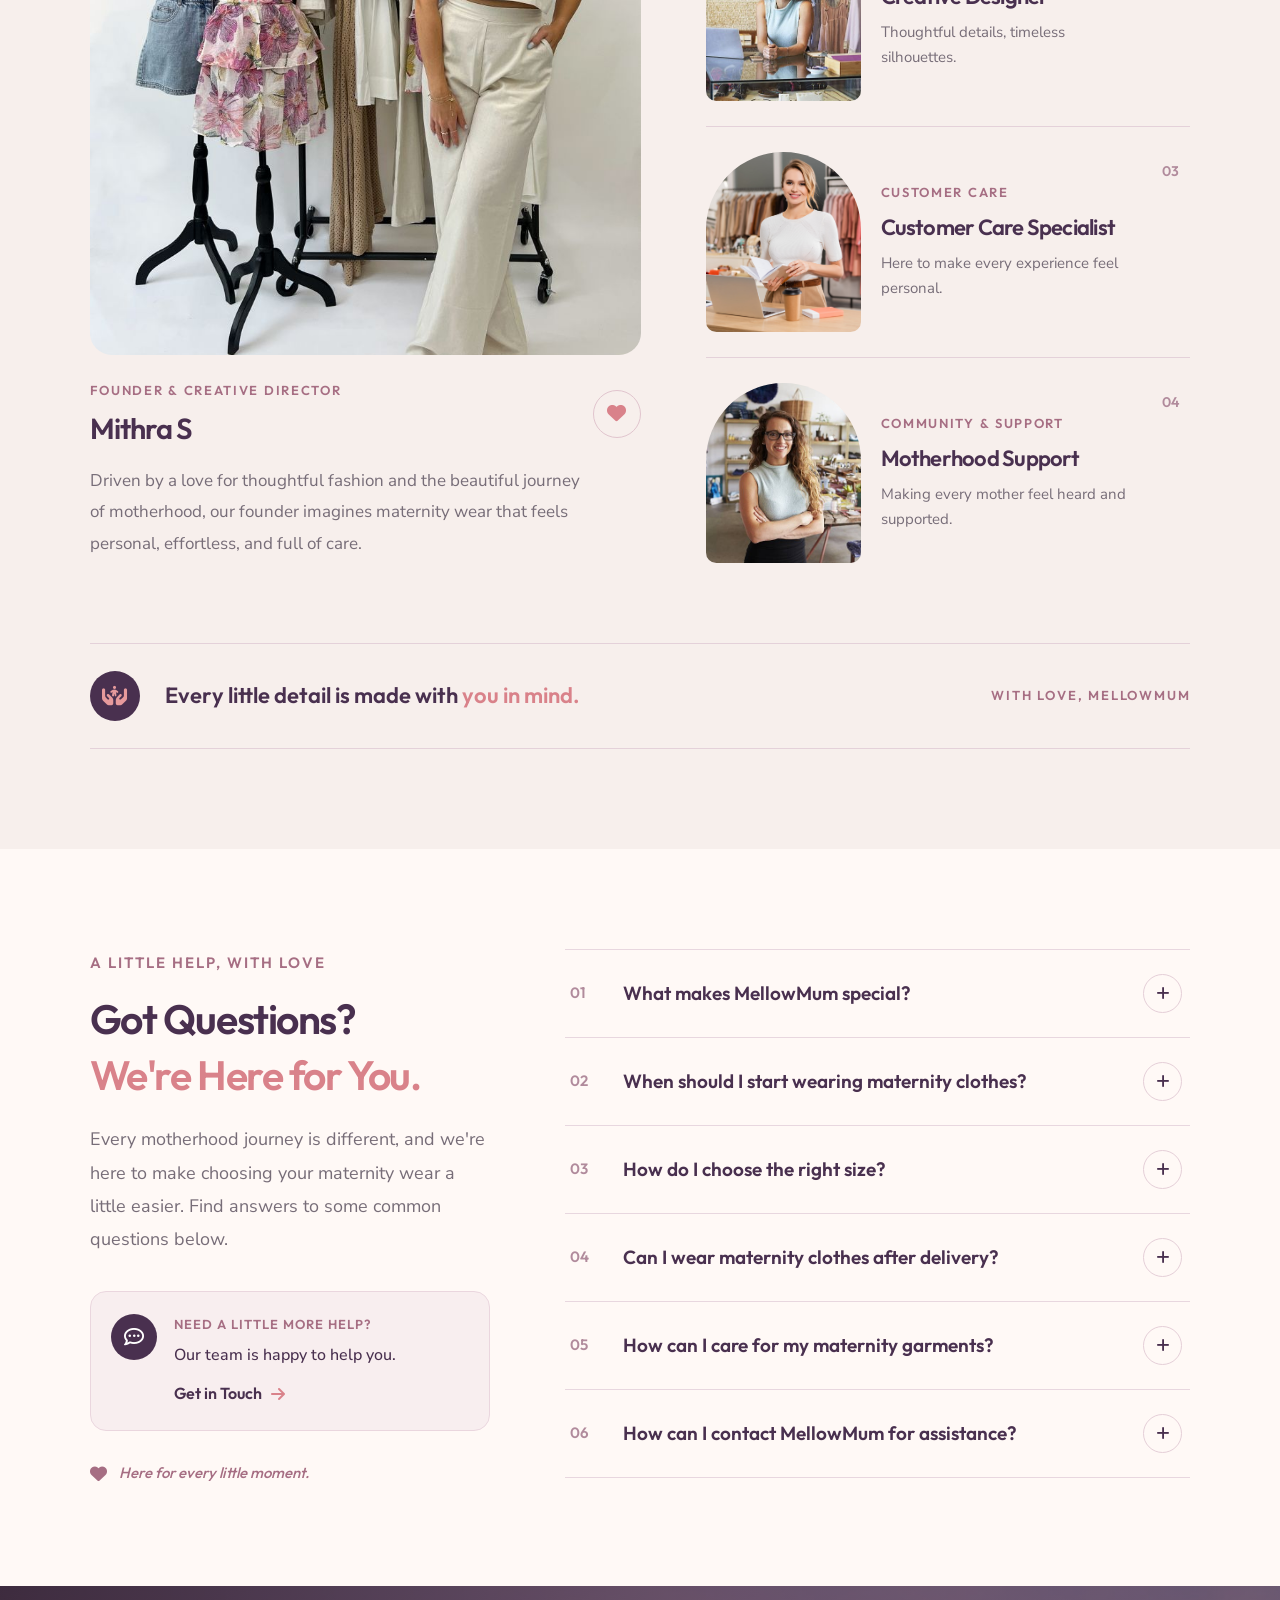
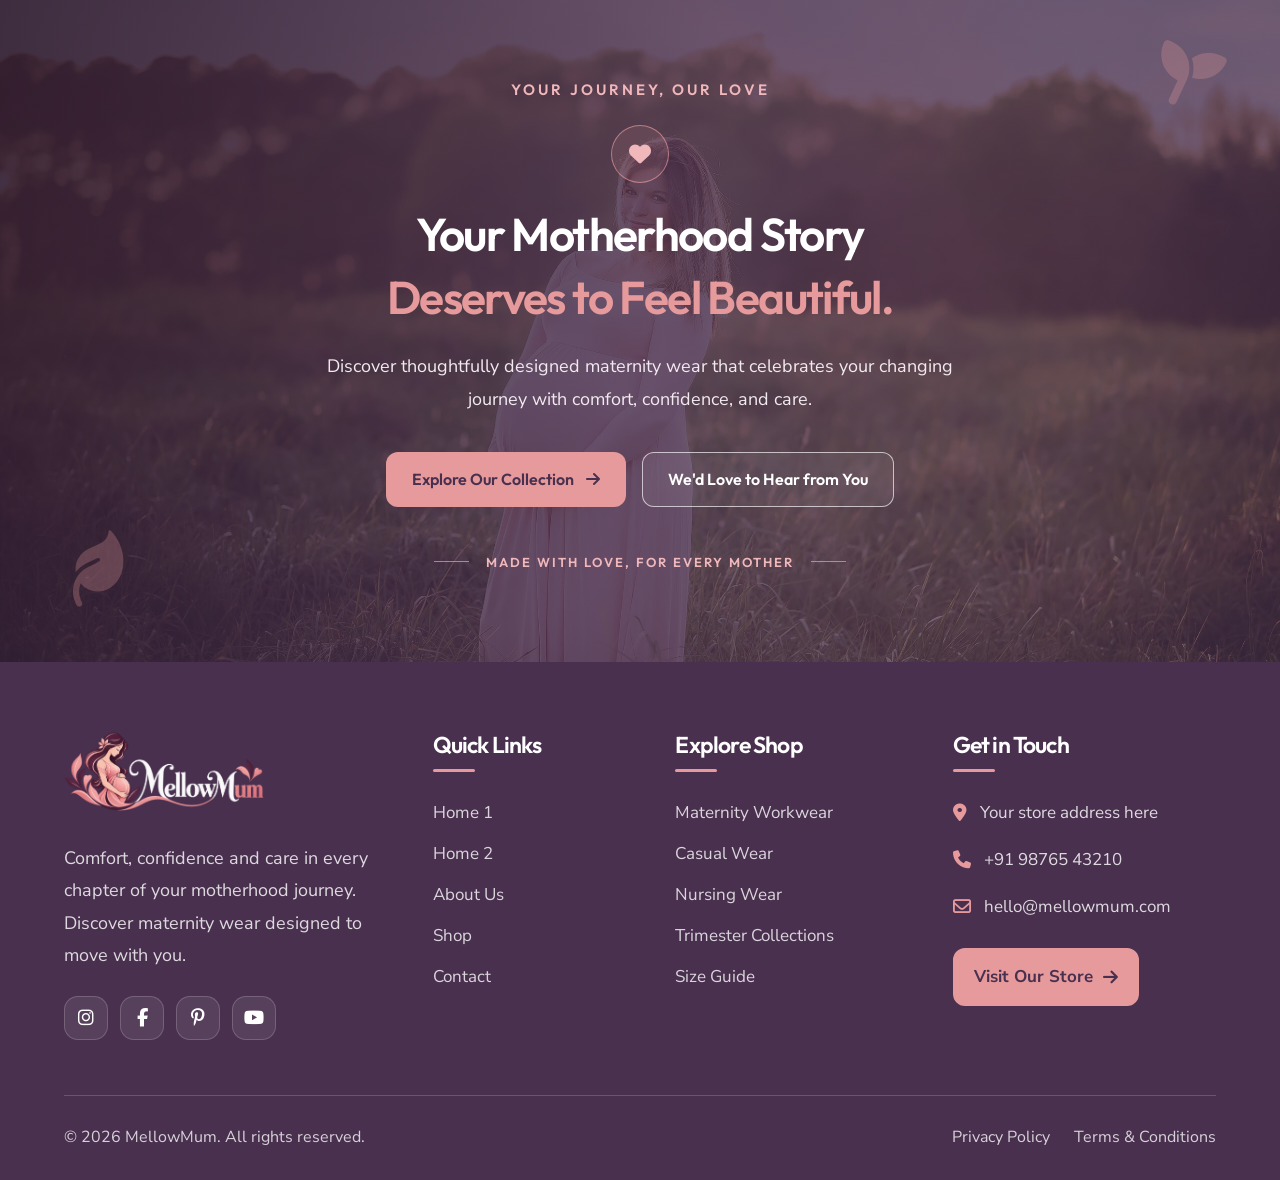
<file: about.html>
<!DOCTYPE html>
<html lang="en">

<head>
    <meta charset="UTF-8">
    <meta name="viewport" content="width=device-width, initial-scale=1.0">

    <title>MellowMum</title>

    <meta name="description"
        content="Discover comfortable and stylish maternity wear at MellowMum, designed for every stage of motherhood.">

    <!-- Google Fonts -->
    <link rel="preconnect" href="https://fonts.googleapis.com">
    <link rel="preconnect" href="https://fonts.gstatic.com" crossorigin>

    <!-- Favicon -->
    <link rel="icon" type="image/png" href="images/favicon.png">

    <link
        href="https://fonts.googleapis.com/css2?family=Nunito+Sans:wght@400;500;600;700&family=Outfit:wght@400;500;600;700&display=swap"
        rel="stylesheet">

    <!-- Font Awesome -->
    <link rel="stylesheet" href="https://cdnjs.cloudflare.com/ajax/libs/font-awesome/6.7.2/css/all.min.css">

    <!-- Main CSS -->
    <link rel="stylesheet" href="css/style.css">
</head>

<body>


    <!-- ==========================
     MELLOWMUM HEADER
========================== -->

    <header class="mm-header">
        <div class="mm-header-inner">

            <!-- Logo -->
            <a href="index.html" class="mm-logo" aria-label="MellowMum Home">
                <img src="images/logo.png" alt="MellowMum">
            </a>

            <!-- Desktop Navigation -->
            <nav class="mm-desktop-nav" aria-label="Main navigation">
                <a href="index.html" class="mm-nav-link">Home 1</a>
                <a href="home-2.html" class="mm-nav-link">Home 2</a>
                <a href="about.html" class="mm-nav-link active">About</a>
                <a href="shop.html" class="mm-nav-link">Shop</a>
                <a href="size-guide.html" class="mm-nav-link">Size Guide</a>
                <a href="contact.html" class="mm-nav-link">Contact</a>
            </nav>

            <!-- Desktop Actions -->
            <div class="mm-desktop-actions">

                <button class="mm-icon-btn" id="mm-desktop-theme" type="button" aria-label="Toggle dark mode"
                    title="Dark mode">
                    <i class="fa-solid fa-moon"></i>
                </button>

                <button class="mm-icon-btn" id="mm-desktop-rtl" type="button" aria-label="Toggle RTL mode"
                    title="Toggle RTL">
                    <i class="fa-solid fa-right-left"></i>
                </button>

                <a href="login.html" class="mm-login-btn">
                    <i class="fa-regular fa-user"></i>
                    Login
                </a>

            </div>

            <!-- Responsive Menu Toggle -->
            <button class="mm-menu-toggle" id="mm-menu-toggle" type="button" aria-label="Open navigation menu"
                aria-expanded="false" aria-controls="mm-mobile-menu">
                <i class="fa-solid fa-bars"></i>
            </button>

        </div>

        <!-- Responsive Navigation -->
        <div class="mm-mobile-menu" id="mm-mobile-menu" aria-hidden="true" inert>

            <nav class="mm-mobile-nav" aria-label="Mobile navigation">
                <a href="index.html" class="mm-mobile-link">Home 1</a>
                <a href="home-2.html" class="mm-mobile-link">Home 2</a>
                <a href="about.html" class="mm-mobile-link active">About</a>
                <a href="shop.html" class="mm-mobile-link">Shop</a>
                <a href="size-guide.html" class="mm-mobile-link">Size Guide</a>
                <a href="contact.html" class="mm-mobile-link">Contact</a>
            </nav>

            <!-- Mobile Settings -->
            <div class="mm-mobile-settings">

                <button class="mm-setting-btn" id="mm-mobile-theme" type="button">
                    <i class="fa-solid fa-moon"></i>
                    <span>Dark Mode</span>
                </button>

                <button class="mm-setting-btn" id="mm-mobile-rtl" type="button">
                    <i class="fa-solid fa-right-left"></i>
                    <span>RTL Mode</span>
                </button>

                <a href="login.html" class="mm-login-btn mm-mobile-login">
                    <i class="fa-regular fa-user"></i>
                    Login
                </a>

            </div>

        </div>
    </header>


    <!-- COMMON INNER PAGE HERO -->
    <section class="mm-inner-hero about-banner" id="page-hero">

        <div class="mm-inner-hero-overlay"></div>

        <div class="mm-inner-hero-content">

            <span class="mm-inner-hero-eyebrow">
                THE HEART OF MELLOWMUM
            </span>

            <h1>Our Story</h1>

            <p>
                Thoughtfully made for every beautiful chapter of motherhood. Know the story of our Mellow Mum.
            </p>

            <nav class="mm-inner-hero-breadcrumb" aria-label="Breadcrumb">
                <a href="index.html">Home</a>
                <span aria-hidden="true">/</span>
                <span aria-current="page">About Us</span>
            </nav>

        </div>

        <span class="mm-inner-hero-decoration mm-inner-hero-decoration-one" aria-hidden="true">♡</span>

        <span class="mm-inner-hero-decoration mm-inner-hero-decoration-two" aria-hidden="true">✳</span>

    </section>


    <!-- ABOUT SECTION 2: OUR STORY -->
    <section class="mm-about-story" id="our-story">

        <div class="mm-about-story-container">

            <div class="mm-about-story-visual">
                <div class="mm-about-story-image-main">
                    <img src="images/about-our-story.jpg"
                        alt="Expectant mother enjoying a quiet moment in comfortable maternity wear" loading="lazy">
                </div>

                <div class="mm-about-story-image-note">
                    <span class="mm-about-story-note-icon" aria-hidden="true">♡</span>
                    <p>Made with love.<br>Worn through every chapter.</p>
                </div>

                <span class="mm-about-story-image-label">
                    THE MELLOWMUM JOURNEY
                </span>
            </div>

            <div class="mm-about-story-content">

                <span class="mm-about-story-eyebrow">A STORY CLOSE TO OUR HEART</span>

                <h2>
                    More than maternity wear.
                    <em>A feeling of home.</em>
                </h2>

                <p class="mm-about-story-lead">
                    Motherhood changes so much. Your body, your routines,
                    your priorities — and sometimes, the way you see yourself.
                </p>

                <p class="mm-about-story-description">
                    MellowMum is built around a simple idea: getting dressed
                    should feel comfortable, effortless and entirely you.
                    We believe maternity clothing can be practical without
                    losing its beauty, and beautiful without compromising
                    on the comfort you deserve.
                </p>

                <p class="mm-about-story-description">
                    From everyday essentials to pieces for life's special
                    moments, our purpose is to help you feel at ease as you
                    embrace each new chapter of your journey.
                </p>

                <div class="mm-about-story-signature">
                    <span class="mm-about-story-signature-line"></span>

                    <div>
                        <span class="mm-about-story-signature-name">With love,</span>
                        <span class="mm-about-story-signature-brand">Team MellowMum</span>
                    </div>
                </div>

            </div>

        </div>

        <div class="mm-about-story-bottom">
            <span aria-hidden="true">✳</span>
            <p>Every mum has a story. We're here to make room for yours.</p>
            <span aria-hidden="true">✳</span>
        </div>

    </section>



    <!-- ABOUT SECTION 3: OUR JOURNEY IN NUMBERS -->
    <section class="mm-about-stats" id="our-journey">

        <div class="mm-about-stats-container">

            <div class="mm-about-stats-heading">
                <span class="mm-about-stats-eyebrow">A JOURNEY BUILT WITH LOVE</span>

                <h2>Little details. <em>A growing story.</em></h2>

                <p>
                    Every step forward is inspired by the mums who make
                    MellowMum part of their motherhood journey.
                </p>
            </div>

            <div class="mm-about-stats-grid">

                <article class="mm-about-stat-item">
                    <span class="mm-about-stat-icon" aria-hidden="true">♡</span>
                    <div class="mm-about-stat-number">01</div>
                    <h3>One Thoughtful Purpose</h3>
                    <p>Making maternity dressing feel more comfortable and personal.</p>
                </article>

                <article class="mm-about-stat-item">
                    <span class="mm-about-stat-icon" aria-hidden="true">✳</span>
                    <div class="mm-about-stat-number">Every</div>
                    <h3>Stage Matters</h3>
                    <p>Designing with changing needs and everyday moments in mind.</p>
                </article>

                <article class="mm-about-stat-item">
                    <span class="mm-about-stat-icon" aria-hidden="true">✧</span>
                    <div class="mm-about-stat-number">Always</div>
                    <h3>Comfort First</h3>
                    <p>Putting ease, thoughtful fits and confidence at our approach.</p>
                </article>

                <article class="mm-about-stat-item">
                    <span class="mm-about-stat-icon" aria-hidden="true">♡</span>
                    <div class="mm-about-stat-number">You</div>
                    <h3>Our Inspiration</h3>
                    <p>Celebrating every mum's unique style, story and journey.</p>
                </article>

            </div>

            <div class="mm-about-stats-footer">
                <span class="mm-about-stats-footer-line"></span>
                <p>Our story grows with every chapter you embrace.</p>
                <span class="mm-about-stats-footer-line"></span>
            </div>

        </div>

    </section>


    <!-- ABOUT SECTION 4: YEAR-WISE JOURNEY -->
    <section class="mm-about-journey" id="our-journey-story">

        <div class="mm-about-journey-container">

            <div class="mm-about-journey-heading">
                <span class="mm-about-journey-eyebrow">OUR STORY THROUGH THE YEARS</span>
                <h2>Every year, <em>a new chapter.</em></h2>
                <p>
                    From a thoughtful idea to a growing vision,
                    every chapter brings us closer to the mums we care for.
                </p>
            </div>

            <div class="mm-about-journey-timeline">

                <article class="mm-about-journey-step">
                    <div class="mm-about-journey-year">2021</div>

                    <div class="mm-about-journey-marker">
                        <span>01</span>
                    </div>

                    <div class="mm-about-journey-card">
                        <span class="mm-about-journey-label">WHERE IT BEGAN</span>
                        <h3>A Thought Takes Shape</h3>
                        <p>
                            MellowMum begins with a simple idea:
                            maternity clothing should feel comfortable,
                            beautiful and true to every woman.
                        </p>
                    </div>
                </article>

                <article class="mm-about-journey-step">
                    <div class="mm-about-journey-year">2022</div>

                    <div class="mm-about-journey-marker">
                        <span>02</span>
                    </div>

                    <div class="mm-about-journey-card">
                        <span class="mm-about-journey-label">SHAPING THE VISION</span>
                        <h3>Comfort Meets Style</h3>
                        <p>
                            We develop our design philosophy around
                            thoughtful fits, gentle fabrics and versatile
                            pieces for changing everyday needs.
                        </p>
                    </div>
                </article>

                <article class="mm-about-journey-step">
                    <div class="mm-about-journey-year">2023</div>

                    <div class="mm-about-journey-marker">
                        <span>03</span>
                    </div>

                    <div class="mm-about-journey-card">
                        <span class="mm-about-journey-label">GROWING THE COLLECTION</span>
                        <h3>Made for More Moments</h3>
                        <p>
                            Our collection vision expands to embrace
                            everyday essentials, special occasions
                            and the many moments of motherhood.
                        </p>
                    </div>
                </article>

                <article class="mm-about-journey-step">
                    <div class="mm-about-journey-year">2024</div>

                    <div class="mm-about-journey-marker">
                        <span>04</span>
                    </div>

                    <div class="mm-about-journey-card">
                        <span class="mm-about-journey-label">LOOKING AHEAD</span>
                        <h3>A Journey That Keeps Growing</h3>
                        <p>
                            We continue to imagine a more thoughtful
                            maternity wardrobe, inspired by the comfort,
                            confidence and individuality of every mum.
                        </p>
                    </div>
                </article>

            </div>

            <div class="mm-about-journey-footer">
                <span aria-hidden="true">♡</span>
                <p>The next chapter is still being written.</p>
                <span aria-hidden="true">♡</span>
            </div>

        </div>

    </section>

    <!-- SECTION 5: PARALLAX VISION & MISSION -->
    <section class="mm-vm-parallax">

        <div class="mm-vm-parallax-bg"></div>
        <div class="mm-vm-parallax-overlay"></div>

        <div class="mm-vm-parallax-content">

            <div class="mm-vm-parallax-heading">
                <span class="mm-vm-parallax-eyebrow">
                    THE HEART OF MELLOWMUM
                </span>

                <h2>Our Purpose.<br>
                    <span>Her Journey.</span>
                </h2>

                <p>
                    Every mother deserves to feel comfortable, confident,
                    and beautiful through every chapter of motherhood.
                </p>
            </div>

            <div class="mm-vm-parallax-panels">

                <!-- Vision -->
                <div class="mm-vm-panel mm-vm-panel-vision">
                    <div class="mm-vm-panel-top">
                        <span class="mm-vm-panel-number">01</span>
                        <span class="mm-vm-panel-label">OUR VISION</span>
                    </div>

                    <div class="mm-vm-panel-icon">
                        <i class="fa-regular fa-eye"></i>
                    </div>

                    <h3>Celebrating Every Version of You.</h3>

                    <p>
                        To inspire a world where maternity fashion celebrates
                        the beauty of motherhood, embraces every changing curve,
                        and helps woman feel confident in her own journey.
                    </p>

                    <span class="mm-vm-panel-line"></span>
                </div>

                <!-- Mission -->
                <div class="mm-vm-panel mm-vm-panel-mission">
                    <div class="mm-vm-panel-top">
                        <span class="mm-vm-panel-number">02</span>
                        <span class="mm-vm-panel-label">OUR MISSION</span>
                    </div>

                    <div class="mm-vm-panel-icon">
                        <i class="fa-solid fa-heart"></i>
                    </div>

                    <h3>Made for Her, With All Our Heart.</h3>

                    <p>
                        To create thoughtfully designed maternity wear that
                        brings together softness, quality, and effortless
                        style, making every stage of motherhood feel special.
                    </p>

                    <span class="mm-vm-panel-line"></span>
                </div>

            </div>

            <div class="mm-vm-parallax-bottom">
                <span class="mm-vm-bottom-line"></span>
                <p>Because your motherhood story deserves something beautiful.</p>
                <i class="fa-solid fa-heart"></i>
                <span class="mm-vm-bottom-line"></span>
            </div>

        </div>
    </section>

    <!-- SECTION 6: WHAT WE BELIEVE IN -->
    <section class="mm-beliefs-section">

        <div class="mm-beliefs-container">

            <!-- Heading Area -->
            <div class="mm-beliefs-heading">

                <div class="mm-beliefs-heading-left">
                    <span class="mm-beliefs-eyebrow">THE MELLOWMUM WAY</span>
                    <h2>Little Details.<br><span>Big Feelings.</span></h2>
                </div>

                <div class="mm-beliefs-heading-right">
                    <span class="mm-beliefs-heading-mark">“</span>
                    <p>
                        We believe maternity wear should do more than fit your
                        changing body. It should understand your journey,
                        celebrate your individuality, and make you feel like you.
                    </p>
                </div>

            </div>

            <!-- Values -->
            <div class="mm-beliefs-grid">

                <!-- Value 1 -->
                <article class="mm-belief-item mm-belief-comfort">

                    <div class="mm-belief-top">
                        <span class="mm-belief-number">01</span>
                        <i class="fa-solid fa-feather-pointed"></i>
                    </div>

                    <div class="mm-belief-content">
                        <span class="mm-belief-kicker">FEEL GOOD, ALWAYS</span>
                        <h3>Comfort Comes First.</h3>
                        <p>
                            Gentle fabrics, thoughtful fits, and designs that
                            move with you through every little change.
                        </p>
                    </div>

                    <div class="mm-belief-bottom">
                        <span>Softness in every stitch</span>
                        <span class="mm-belief-arrow">
                            <i class="fa-solid fa-arrow-up-right-from-square"></i>
                        </span>
                    </div>

                </article>

                <!-- Value 2 -->
                <article class="mm-belief-item mm-belief-confidence">

                    <div class="mm-belief-top">
                        <span class="mm-belief-number">02</span>
                        <i class="fa-solid fa-sun"></i>
                    </div>

                    <div class="mm-belief-content">
                        <span class="mm-belief-kicker">CELEBRATE YOURSELF</span>
                        <h3>Confidence in Every Curve.</h3>
                        <p>
                            Your body is doing something extraordinary.
                            Your clothes should help you celebrate it.
                        </p>
                    </div>

                    <div class="mm-belief-bottom">
                        <span>Make you feel beautiful</span>
                        <span class="mm-belief-arrow">
                            <i class="fa-solid fa-arrow-up-right-from-square"></i>
                        </span>
                    </div>

                </article>

                <!-- Value 3 -->
                <article class="mm-belief-item mm-belief-quality">

                    <div class="mm-belief-top">
                        <span class="mm-belief-number">03</span>
                        <i class="fa-solid fa-seedling"></i>
                    </div>

                    <div class="mm-belief-content">
                        <span class="mm-belief-kicker">THOUGHTFUL BY NATURE</span>
                        <h3>Quality You Can Feel.</h3>
                        <p>
                            We value careful design, considered details,
                            and quality that makes everyday dressing special.
                        </p>
                    </div>

                    <div class="mm-belief-bottom">
                        <span>Thoughtfully made for you</span>
                        <span class="mm-belief-arrow">
                            <i class="fa-solid fa-arrow-up-right-from-square"></i>
                        </span>
                    </div>

                </article>

                <!-- Value 4 -->
                <article class="mm-belief-item mm-belief-individuality">

                    <div class="mm-belief-top">
                        <span class="mm-belief-number">04</span>
                        <i class="fa-solid fa-heart"></i>
                    </div>

                    <div class="mm-belief-content">
                        <span class="mm-belief-kicker">YOUR STORY, YOUR WAY</span>
                        <h3>Every Journey Is Unique.</h3>
                        <p>
                            No two motherhood journeys are alike. We believe
                            your personal style deserves to stay yours.
                        </p>
                    </div>

                    <div class="mm-belief-bottom">
                        <span>Always authentically you</span>
                        <span class="mm-belief-arrow">
                            <i class="fa-solid fa-arrow-up-right-from-square"></i>
                        </span>
                    </div>

                </article>

            </div>

            <!-- Closing Statement -->
            <div class="mm-beliefs-footer">
                <div class="mm-beliefs-footer-symbol">
                    <i class="fa-solid fa-heart"></i>
                </div>

                <p>
                    Not just what you wear.
                    <span>How you feel wearing it.</span>
                </p>

                <span class="mm-beliefs-footer-tag">THAT'S MELLOWMUM</span>
            </div>

        </div>

    </section>

    <!-- SECTION 7: MEET OUR TEAM -->
    <section class="mm-team-section">

        <div class="mm-team-container">

            <!-- Intro Header -->
            <div class="mm-team-header">

                <div class="mm-team-header-title">
                    <span class="mm-team-eyebrow">THE PEOPLE BEHIND THE LOVE</span>
                    <h2>Meet the Hearts<br>Behind <span>MellowMum.</span></h2>
                </div>

                <div class="mm-team-header-copy">
                    <span class="mm-team-decorative-quote">“</span>
                    <p>
                        Thoughtful designs begin with thoughtful people.
                        Meet the team bringing comfort, care, and a little
                        more joy to your motherhood journey.
                    </p>
                </div>

            </div>

            <!-- Team Editorial Layout -->
            <div class="mm-team-layout">

                <!-- Featured Team Member -->
                <article class="mm-team-featured">

                    <div class="mm-team-featured-image-wrap">
                        <img src="images/team-founder.jpg" alt="MellowMum founder" class="mm-team-featured-image"
                            loading="lazy">
                    </div>

                    <div class="mm-team-featured-info">
                        <div>
                            <span class="mm-team-role">FOUNDER & CREATIVE DIRECTOR</span>
                            <h3>Mithra S</h3>
                        </div>

                        <span class="mm-team-member-mark">
                            <i class="fa-solid fa-heart"></i>
                        </span>
                    </div>

                    <p class="mm-team-featured-description">
                        Driven by a love for thoughtful fashion and the
                        beautiful journey of motherhood, our founder
                        imagines maternity wear that feels personal,
                        effortless, and full of care.
                    </p>

                </article>

                <!-- Supporting Team Members -->
                <div class="mm-team-side">

                    <div class="mm-team-side-intro">
                        <span class="mm-team-side-kicker">A SHARED PURPOSE</span>
                        <p>
                            Different talents. One heartfelt mission.
                        </p>
                    </div>

                    <article class="mm-team-member">

                        <div class="mm-team-member-image-wrap">
                            <img src="images/team-designer.jpg" alt="MellowMum fashion designer" loading="lazy">
                        </div>

                        <div class="mm-team-member-info">
                            <span class="mm-team-role">DESIGN & STYLE</span>
                            <h3>Creative Designer</h3>
                            <p>Thoughtful details, timeless silhouettes.</p>
                        </div>

                        <span class="mm-team-member-index">02</span>

                    </article>

                    <article class="mm-team-member">

                        <div class="mm-team-member-image-wrap">
                            <img src="images/team-customer-care.jpg" alt="MellowMum customer care team member"
                                loading="lazy">
                        </div>

                        <div class="mm-team-member-info">
                            <span class="mm-team-role">CUSTOMER CARE</span>
                            <h3>Customer Care Specialist</h3>
                            <p>Here to make every experience feel personal.</p>
                        </div>

                        <span class="mm-team-member-index">03</span>

                    </article>

                    <!-- Additional Small Team Card -->
                    <article class="mm-team-member mm-team-extra">

                        <div class="mm-team-member-image-wrap">
                            <img src="images/team-community.jpg" alt="MellowMum community support" loading="lazy">
                        </div>

                        <div class="mm-team-member-info">
                            <span class="mm-team-role">COMMUNITY & SUPPORT</span>
                            <h3>Motherhood Support</h3>
                            <p>Making every mother feel heard and supported.</p>
                        </div>

                        <span class="mm-team-member-index">04</span>

                    </article>

                </div>

            </div>

            <!-- Team Closing Strip -->
            <div class="mm-team-footer">

                <div class="mm-team-footer-icon">
                    <i class="fa-solid fa-hands-holding-child"></i>
                </div>

                <p>
                    Every little detail is made with <span>you in mind.</span>
                </p>

                <span class="mm-team-footer-label">WITH LOVE, MELLOWMUM</span>

            </div>

        </div>

    </section>

    <!-- SECTION 8: FAQ -->
    <section class="mm-about-faq">

        <div class="mm-about-faq-container">

            <!-- Left Content -->
            <div class="mm-about-faq-intro">

                <span class="mm-about-faq-eyebrow">
                    A LITTLE HELP, WITH LOVE
                </span>

                <h2>
                    Got Questions?
                    <span>We're Here for You.</span>
                </h2>

                <p>
                    Every motherhood journey is different, and we're here
                    to make choosing your maternity wear a little easier.
                    Find answers to some common questions below.
                </p>

                <div class="mm-about-faq-contact">
                    <div class="mm-about-faq-contact-icon">
                        <i class="fa-regular fa-comment-dots"></i>
                    </div>

                    <div>
                        <span>NEED A LITTLE MORE HELP?</span>
                        <p>Our team is happy to help you.</p>
                        <a href="contact.html">
                            Get in Touch
                            <i class="fa-solid fa-arrow-right"></i>
                        </a>
                    </div>
                </div>

                <div class="mm-about-faq-decoration">
                    <i class="fa-solid fa-heart"></i>
                    <span>Here for every little moment.</span>
                </div>

            </div>

            <!-- Right Accordion -->
            <div class="mm-about-faq-list">

                <!-- FAQ 1 -->
                <div class="mm-about-faq-item">
                    <button class="mm-about-faq-question" type="button" aria-expanded="true">
                        <span class="mm-about-faq-number">01</span>
                        <span class="mm-about-faq-question-text">
                            What makes MellowMum special?
                        </span>
                        <span class="mm-about-faq-toggle">
                            <i class="fa-solid fa-plus"></i>
                        </span>
                    </button>

                    <div class="mm-about-faq-answer">
                        <div class="mm-about-faq-answer-inner">
                            MellowMum focuses on maternity wear that brings
                            together comfort, thoughtful design, and effortless
                            style, helping mothers feel confident through
                            their changing journey.
                        </div>
                    </div>
                </div>

                <!-- FAQ 2 -->
                <div class="mm-about-faq-item">
                    <button class="mm-about-faq-question" type="button" aria-expanded="false">
                        <span class="mm-about-faq-number">02</span>
                        <span class="mm-about-faq-question-text">
                            When should I start wearing maternity clothes?
                        </span>
                        <span class="mm-about-faq-toggle">
                            <i class="fa-solid fa-plus"></i>
                        </span>
                    </button>

                    <div class="mm-about-faq-answer">
                        <div class="mm-about-faq-answer-inner">
                            You can switch whenever your regular clothes begin
                            to feel uncomfortable. Choose pieces that give you
                            enough room to move and feel comfortable as your
                            body changes.
                        </div>
                    </div>
                </div>

                <!-- FAQ 3 -->
                <div class="mm-about-faq-item">
                    <button class="mm-about-faq-question" type="button" aria-expanded="false">
                        <span class="mm-about-faq-number">03</span>
                        <span class="mm-about-faq-question-text">
                            How do I choose the right size?
                        </span>
                        <span class="mm-about-faq-toggle">
                            <i class="fa-solid fa-plus"></i>
                        </span>
                    </button>

                    <div class="mm-about-faq-answer">
                        <div class="mm-about-faq-answer-inner">
                            Check the size guide provided with each product
                            and compare it with your current measurements.
                            If you're between sizes, contact our team for
                            help choosing a comfortable fit.
                        </div>
                    </div>
                </div>

                <!-- FAQ 4 -->
                <div class="mm-about-faq-item">
                    <button class="mm-about-faq-question" type="button" aria-expanded="false">
                        <span class="mm-about-faq-number">04</span>
                        <span class="mm-about-faq-question-text">
                            Can I wear maternity clothes after delivery?
                        </span>
                        <span class="mm-about-faq-toggle">
                            <i class="fa-solid fa-plus"></i>
                        </span>
                    </button>

                    <div class="mm-about-faq-answer">
                        <div class="mm-about-faq-answer-inner">
                            Absolutely. Many maternity styles are designed
                            for everyday comfort beyond pregnancy too.
                            Check each product's details for features such
                            as nursing access or adjustable fits.
                        </div>
                    </div>
                </div>

                <!-- FAQ 5 -->
                <div class="mm-about-faq-item">
                    <button class="mm-about-faq-question" type="button" aria-expanded="false">
                        <span class="mm-about-faq-number">05</span>
                        <span class="mm-about-faq-question-text">
                            How can I care for my maternity garments?
                        </span>
                        <span class="mm-about-faq-toggle">
                            <i class="fa-solid fa-plus"></i>
                        </span>
                    </button>

                    <div class="mm-about-faq-answer">
                        <div class="mm-about-faq-answer-inner">
                            Always follow the washing and care instructions
                            on the individual garment label. Proper care
                            helps preserve the fabric, fit, and finish.
                        </div>
                    </div>
                </div>

                <!-- FAQ 6 -->
                <div class="mm-about-faq-item">
                    <button class="mm-about-faq-question" type="button" aria-expanded="false">
                        <span class="mm-about-faq-number">06</span>
                        <span class="mm-about-faq-question-text">
                            How can I contact MellowMum for assistance?
                        </span>
                        <span class="mm-about-faq-toggle">
                            <i class="fa-solid fa-plus"></i>
                        </span>
                    </button>

                    <div class="mm-about-faq-answer">
                        <div class="mm-about-faq-answer-inner">
                            Visit our Contact page and send us your question.
                            Our team can guide you with product information,
                            sizing, and other shopping-related queries.
                        </div>
                    </div>
                </div>

            </div>

        </div>

    </section>

    <!-- FINAL CTA SECTION -->
    <section class="mm-about-cta">

        <div class="mm-about-cta-background"></div>
        <div class="mm-about-cta-overlay"></div>

        <div class="mm-about-cta-content">

            <span class="mm-about-cta-eyebrow">
                YOUR JOURNEY, OUR LOVE
            </span>

            <div class="mm-about-cta-heart">
                <i class="fa-solid fa-heart"></i>
            </div>

            <h2>
                Your Motherhood Story
                <span>Deserves to Feel Beautiful.</span>
            </h2>

            <p>
                Discover thoughtfully designed maternity wear that celebrates
                your changing journey with comfort, confidence, and care.
            </p>

            <div class="mm-about-cta-buttons">
                <a href="shop.html" class="mm-about-cta-primary">
                    Explore Our Collection
                    <i class="fa-solid fa-arrow-right"></i>
                </a>

                <a href="contact.html" class="mm-about-cta-secondary">
                    We'd Love to Hear from You
                </a>
            </div>

            <div class="mm-about-cta-bottom">
                <span class="mm-about-cta-line"></span>
                <span>MADE WITH LOVE, FOR EVERY MOTHER</span>
                <span class="mm-about-cta-line"></span>
            </div>

        </div>

        <div class="mm-about-cta-corner mm-about-cta-corner-left">
            <i class="fa-solid fa-leaf"></i>
        </div>

        <div class="mm-about-cta-corner mm-about-cta-corner-right">
            <i class="fa-solid fa-seedling"></i>
        </div>

    </section>

    <!-- ==============================
     MELLOWMUM FOOTER
============================== -->

    <footer class="mm-footer">

        <div class="mm-footer-main">

            <!-- Brand Information -->
            <div class="mm-footer-brand">
                <a href="index.html" class="mm-footer-logo">
                    <img src="images/logo-white.png" alt="MellowMum">
                </a>

                <p>
                    Comfort, confidence and care in every chapter
                    of your motherhood journey. Discover maternity
                    wear designed to move with you.
                </p>

                <div class="mm-footer-socials">
                    <a href="#" aria-label="Instagram">
                        <i class="fa-brands fa-instagram"></i>
                    </a>
                    <a href="#" aria-label="Facebook">
                        <i class="fa-brands fa-facebook-f"></i>
                    </a>
                    <a href="#" aria-label="Pinterest">
                        <i class="fa-brands fa-pinterest-p"></i>
                    </a>
                    <a href="#" aria-label="YouTube">
                        <i class="fa-brands fa-youtube"></i>
                    </a>
                </div>
            </div>

            <!-- Quick Links -->
            <div class="mm-footer-column">
                <h3>Quick Links</h3>
                <ul>
                    <li><a href="index.html">Home 1</a></li>
                    <li><a href="home-2.html">Home 2</a></li>
                    <li><a href="about.html">About Us</a></li>
                    <li><a href="shop.html">Shop</a></li>
                    <li><a href="contact.html">Contact</a></li>
                </ul>
            </div>

            <!-- Shop Categories -->
            <div class="mm-footer-column">
                <h3>Explore Shop</h3>
                <ul>
                    <li><a href="shop.html?category=workwear">Maternity Workwear</a></li>
                    <li><a href="shop.html?category=casual">Casual Wear</a></li>
                    <li><a href="shop.html?category=nursing">Nursing Wear</a></li>
                    <li><a href="shop.html?category=trimester">Trimester Collections</a></li>
                    <li><a href="size-guide.html">Size Guide</a></li>
                </ul>
            </div>

            <!-- Contact Information -->
            <div class="mm-footer-column mm-footer-contact">
                <h3>Get in Touch</h3>

                <p>
                    <i class="fa-solid fa-location-dot"></i>
                    <span>Your store address here</span>
                </p>

                <p>
                    <i class="fa-solid fa-phone"></i>
                    <a href="tel:+919876543210">+91 98765 43210</a>
                </p>

                <p>
                    <i class="fa-regular fa-envelope"></i>
                    <a href="mailto:hello@mellowmum.com">
                        hello@mellowmum.com
                    </a>
                </p>

                <a href="contact.html" class="mm-footer-contact-btn">
                    Visit Our Store
                    <i class="fa-solid fa-arrow-right"></i>
                </a>
            </div>

        </div>

        <!-- Footer Bottom -->
        <div class="mm-footer-bottom">
            <p>
                &copy; <span id="mm-footer-year"></span>
                MellowMum. All rights reserved.
            </p>

            <div class="mm-footer-legal">
                <a href="#">Privacy Policy</a>
                <a href="#">Terms & Conditions</a>
            </div>

        </div>

    </footer>

    <script src="js/main.js"></script>

</body>

</html>
</file>
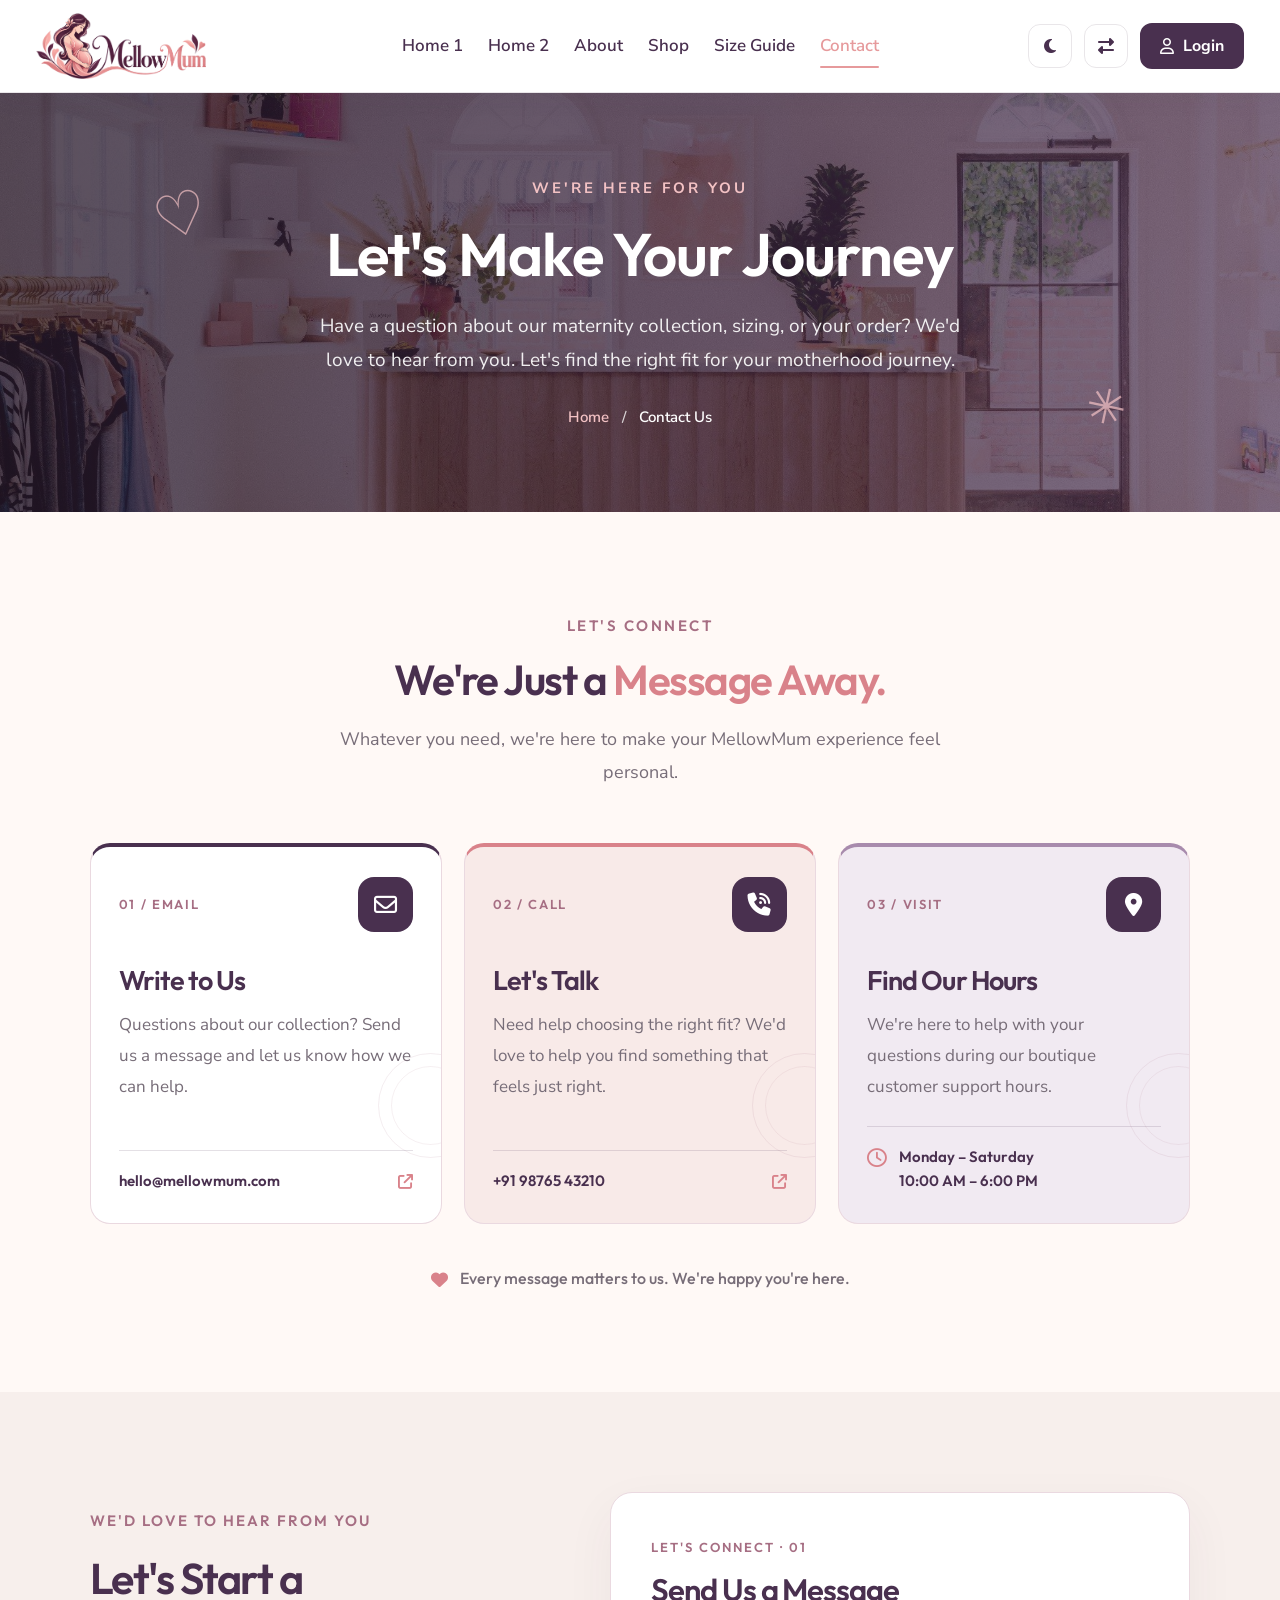
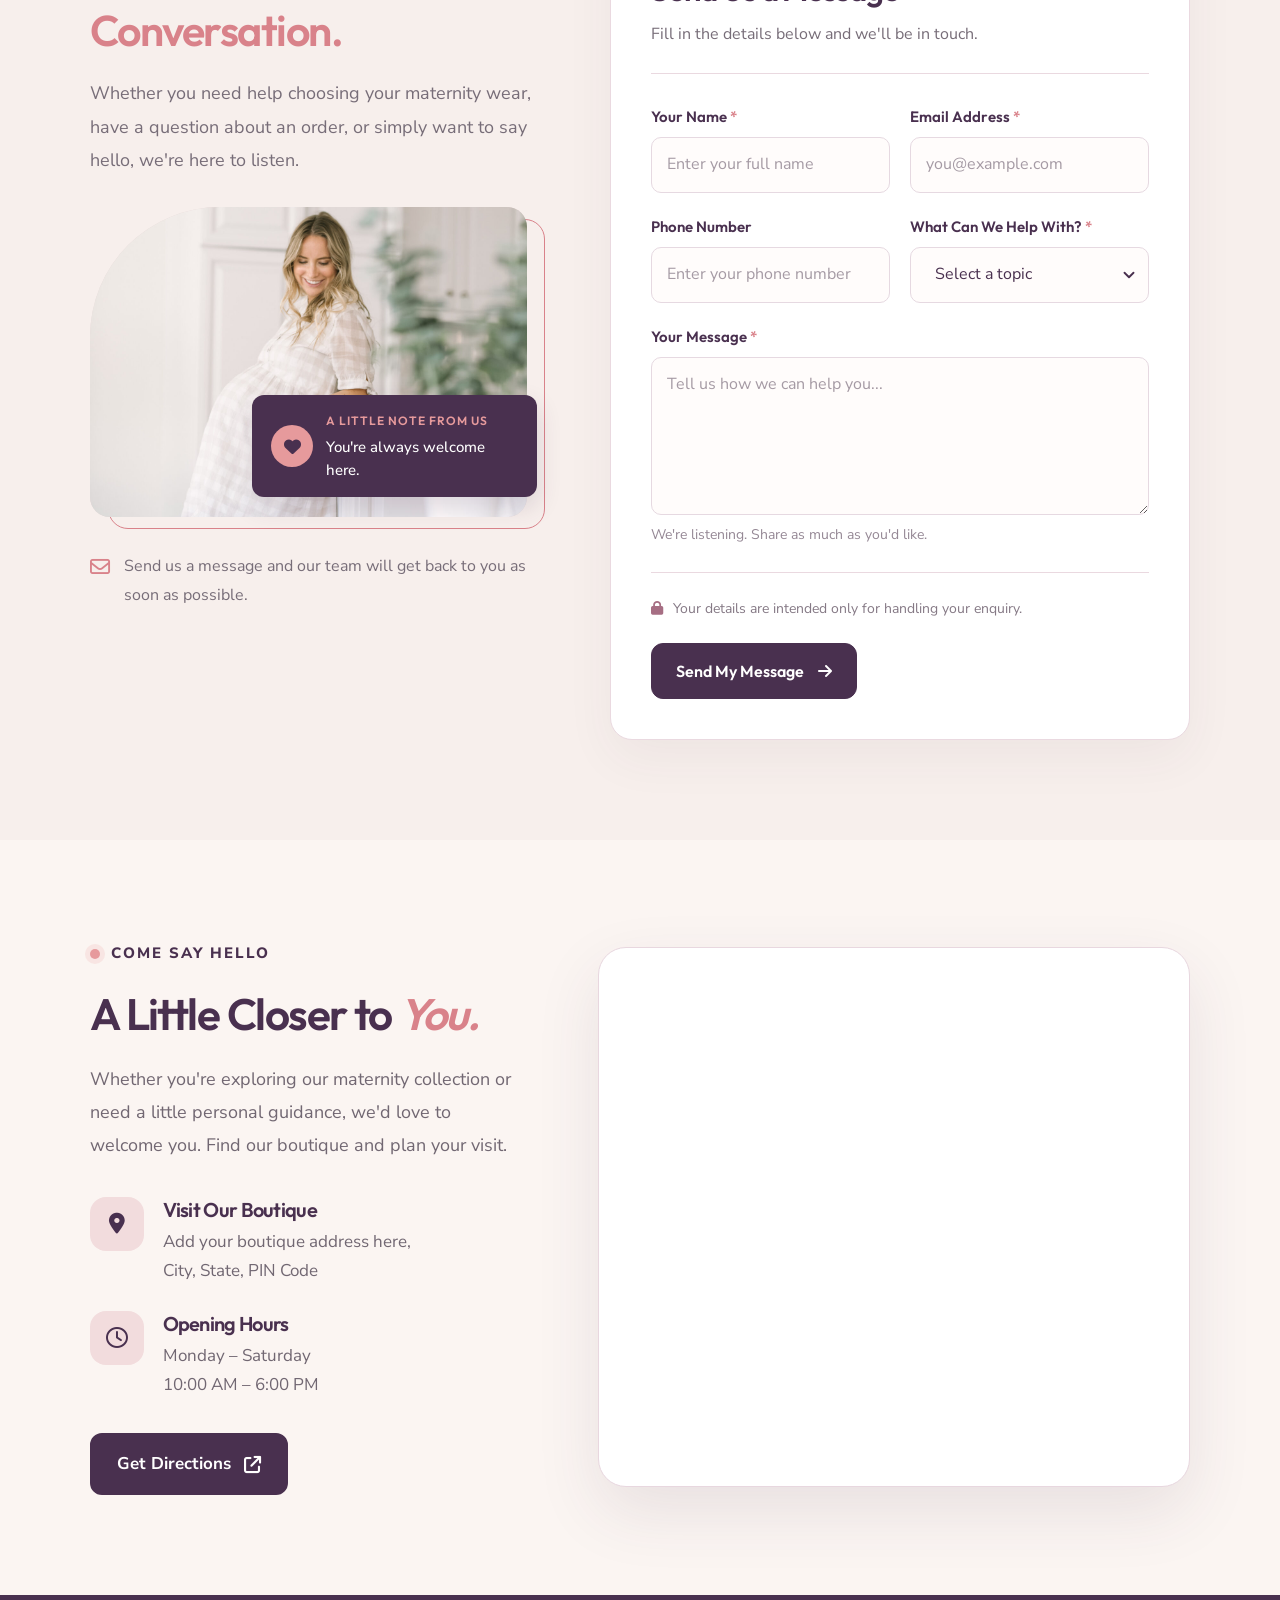
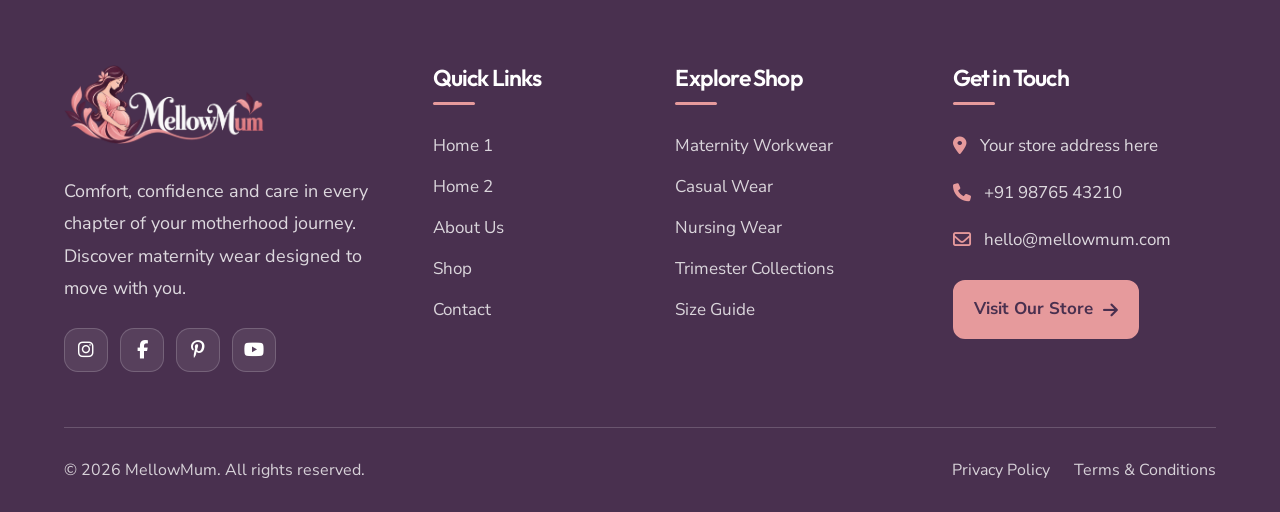
<file: contact.html>
<!DOCTYPE html>
<html lang="en">

<head>
    <meta charset="UTF-8">
    <meta name="viewport" content="width=device-width, initial-scale=1.0">

    <title>MellowMum</title>

    <meta name="description"
        content="Discover comfortable and stylish maternity wear at MellowMum, designed for every stage of motherhood.">

    <!-- Google Fonts -->
    <link rel="preconnect" href="https://fonts.googleapis.com">
    <link rel="preconnect" href="https://fonts.gstatic.com" crossorigin>

    <!-- Favicon -->
    <link rel="icon" type="image/png" href="images/favicon.png">

    <link
        href="https://fonts.googleapis.com/css2?family=Nunito+Sans:wght@400;500;600;700&family=Outfit:wght@400;500;600;700&display=swap"
        rel="stylesheet">

    <!-- Font Awesome -->
    <link rel="stylesheet" href="https://cdnjs.cloudflare.com/ajax/libs/font-awesome/6.7.2/css/all.min.css">

    <!-- Main CSS -->
    <link rel="stylesheet" href="css/style.css">
</head>

<body>


    <!-- ==========================
     MELLOWMUM HEADER
========================== -->

    <header class="mm-header">
        <div class="mm-header-inner">

            <!-- Logo -->
            <a href="index.html" class="mm-logo" aria-label="MellowMum Home">
                <img src="images/logo.png" alt="MellowMum">
            </a>

            <!-- Desktop Navigation -->
            <nav class="mm-desktop-nav" aria-label="Main navigation">
                <a href="index.html" class="mm-nav-link">Home 1</a>
                <a href="home-2.html" class="mm-nav-link">Home 2</a>
                <a href="about.html" class="mm-nav-link">About</a>
                <a href="shop.html" class="mm-nav-link">Shop</a>
                <a href="size-guide.html" class="mm-nav-link">Size Guide</a>
                <a href="contact.html" class="mm-nav-link active">Contact</a>
            </nav>

            <!-- Desktop Actions -->
            <div class="mm-desktop-actions">

                <button class="mm-icon-btn" id="mm-desktop-theme" type="button" aria-label="Toggle dark mode"
                    title="Dark mode">
                    <i class="fa-solid fa-moon"></i>
                </button>

                <button class="mm-icon-btn" id="mm-desktop-rtl" type="button" aria-label="Toggle RTL mode"
                    title="Toggle RTL">
                    <i class="fa-solid fa-right-left"></i>
                </button>

                <a href="login.html" class="mm-login-btn">
                    <i class="fa-regular fa-user"></i>
                    Login
                </a>

            </div>

            <!-- Responsive Menu Toggle -->
            <button class="mm-menu-toggle" id="mm-menu-toggle" type="button" aria-label="Open navigation menu"
                aria-expanded="false" aria-controls="mm-mobile-menu">
                <i class="fa-solid fa-bars"></i>
            </button>

        </div>

        <!-- Responsive Navigation -->
        <div class="mm-mobile-menu" id="mm-mobile-menu" aria-hidden="true" inert>

            <nav class="mm-mobile-nav" aria-label="Mobile navigation">
                <a href="index.html" class="mm-mobile-link">Home 1</a>
                <a href="home-2.html" class="mm-mobile-link">Home 2</a>
                <a href="about.html" class="mm-mobile-link">About</a>
                <a href="shop.html" class="mm-mobile-link">Shop</a>
                <a href="size-guide.html" class="mm-mobile-link">Size Guide</a>
                <a href="contact.html" class="mm-mobile-link active">Contact</a>
            </nav>

            <!-- Mobile Settings -->
            <div class="mm-mobile-settings">

                <button class="mm-setting-btn" id="mm-mobile-theme" type="button">
                    <i class="fa-solid fa-moon"></i>
                    <span>Dark Mode</span>
                </button>

                <button class="mm-setting-btn" id="mm-mobile-rtl" type="button">
                    <i class="fa-solid fa-right-left"></i>
                    <span>RTL Mode</span>
                </button>

                <a href="login.html" class="mm-login-btn mm-mobile-login">
                    <i class="fa-regular fa-user"></i>
                    Login
                </a>

            </div>

        </div>
    </header>


    <!-- COMMON INNER PAGE HERO -->
    <section class="mm-inner-hero contact-banner" id="page-hero">

        <div class="mm-inner-hero-overlay"></div>

        <div class="mm-inner-hero-content">

            <span class="mm-inner-hero-eyebrow">
                WE'RE HERE FOR YOU
            </span>

            <h1>Let's Make Your Journey</h1>

            <p>
                Have a question about our maternity collection, sizing, or your order? We'd love to hear from you. Let's
                find the right fit for your motherhood journey.
            </p>

            <nav class="mm-inner-hero-breadcrumb" aria-label="Breadcrumb">
                <a href="index.html">Home</a>
                <span aria-hidden="true">/</span>
                <span aria-current="page">Contact Us</span>
            </nav>

        </div>

        <span class="mm-inner-hero-decoration mm-inner-hero-decoration-one" aria-hidden="true">♡</span>

        <span class="mm-inner-hero-decoration mm-inner-hero-decoration-two" aria-hidden="true">✳</span>

    </section>

    <!-- SECTION 2: CONTACT INFORMATION -->
    <section class="mm-contact-info">

        <div class="mm-contact-info-container">

            <!-- Section Heading -->
            <div class="mm-contact-info-heading">
                <span class="mm-contact-info-eyebrow">LET'S CONNECT</span>
                <h2>We're Just a <span>Message Away.</span></h2>
                <p>
                    Whatever you need, we're here to make your
                    MellowMum experience feel personal.
                </p>
            </div>

            <!-- Information Cards -->
            <div class="mm-contact-info-grid">

                <!-- Email Card -->
                <article class="mm-contact-info-card mm-contact-email">

                    <div class="mm-contact-card-top">
                        <span class="mm-contact-card-number">01 / EMAIL</span>
                        <span class="mm-contact-card-icon">
                            <i class="fa-regular fa-envelope"></i>
                        </span>
                    </div>

                    <h3>Write to Us</h3>

                    <p>
                        Questions about our collection? Send us a message
                        and let us know how we can help.
                    </p>

                    <a href="mailto:hello@mellowmum.com" class="mm-contact-card-link">
                        hello@mellowmum.com
                        <i class="fa-solid fa-arrow-up-right-from-square"></i>
                    </a>

                    <span class="mm-contact-card-decoration"></span>

                </article>

                <!-- Phone Card -->
                <article class="mm-contact-info-card mm-contact-phone">

                    <div class="mm-contact-card-top">
                        <span class="mm-contact-card-number">02 / CALL</span>
                        <span class="mm-contact-card-icon">
                            <i class="fa-solid fa-phone-volume"></i>
                        </span>
                    </div>

                    <h3>Let's Talk</h3>

                    <p>
                        Need help choosing the right fit? We'd love to
                        help you find something that feels just right.
                    </p>

                    <a href="tel:+919876543210" class="mm-contact-card-link">
                        +91 98765 43210
                        <i class="fa-solid fa-arrow-up-right-from-square"></i>
                    </a>

                    <span class="mm-contact-card-decoration"></span>

                </article>

                <!-- Location / Hours Card -->
                <article class="mm-contact-info-card mm-contact-visit">

                    <div class="mm-contact-card-top">
                        <span class="mm-contact-card-number">03 / VISIT</span>
                        <span class="mm-contact-card-icon">
                            <i class="fa-solid fa-location-dot"></i>
                        </span>
                    </div>

                    <h3>Find Our Hours</h3>

                    <p>
                        We're here to help with your questions during
                        our boutique customer support hours.
                    </p>

                    <div class="mm-contact-card-link mm-contact-hours">
                        <i class="fa-regular fa-clock"></i>
                        <span>Monday – Saturday<br>10:00 AM – 6:00 PM</span>
                    </div>

                    <span class="mm-contact-card-decoration"></span>

                </article>

            </div>

            <!-- Small Note -->
            <div class="mm-contact-info-note">
                <i class="fa-solid fa-heart"></i>
                <p>Every message matters to us. We're happy you're here.</p>
            </div>

        </div>

    </section>

    <!-- SECTION 3: CONTACT FORM -->
    <section class="mm-contact-form-section">

        <div class="mm-contact-form-container">

            <!-- Left Content -->
            <div class="mm-contact-form-left">

                <span class="mm-contact-form-eyebrow">
                    WE'D LOVE TO HEAR FROM YOU
                </span>

                <h2>
                    Let's Start a
                    <span>Conversation.</span>
                </h2>

                <p class="mm-contact-form-description">
                    Whether you need help choosing your maternity wear,
                    have a question about an order, or simply want to say hello,
                    we're here to listen.
                </p>

                <!-- Image -->
                <div class="mm-contact-form-image-wrap">
                    <img src="images/contact-maternity.jpg" alt="Elegant maternity fashion in soft natural light"
                        class="mm-contact-form-image" loading="lazy">

                    <div class="mm-contact-form-image-caption">
                        <span class="mm-contact-form-caption-icon">
                            <i class="fa-solid fa-heart"></i>
                        </span>

                        <div>
                            <span>A LITTLE NOTE FROM US</span>
                            <p>You're always welcome here.</p>
                        </div>
                    </div>
                </div>

                <!-- Response Note -->
                <div class="mm-contact-form-promise">
                    <i class="fa-regular fa-envelope"></i>
                    <p>
                        Send us a message and our team will get back to you
                        as soon as possible.
                    </p>
                </div>

            </div>

            <!-- Right Form -->
            <div class="mm-contact-form-right">

                <div class="mm-contact-form-heading">
                    <span class="mm-contact-form-step">LET'S CONNECT · 01</span>
                    <h3>Send Us a Message</h3>
                    <p>Fill in the details below and we'll be in touch.</p>
                </div>

                <form class="mm-contact-form" id="mmContactForm">

                    <div class="mm-contact-form-row">

                        <div class="mm-contact-field">
                            <label for="mmContactName">
                                Your Name <span>*</span>
                            </label>

                            <input type="text" id="mmContactName" name="name" placeholder="Enter your full name"
                                autocomplete="name" required>
                        </div>

                        <div class="mm-contact-field">
                            <label for="mmContactEmail">
                                Email Address <span>*</span>
                            </label>

                            <input type="email" id="mmContactEmail" name="email" placeholder="you@example.com"
                                autocomplete="email" required>
                        </div>

                    </div>

                    <div class="mm-contact-form-row">

                        <div class="mm-contact-field">
                            <label for="mmContactPhone">
                                Phone Number
                            </label>

                            <input type="tel" id="mmContactPhone" name="phone" placeholder="Enter your phone number"
                                autocomplete="tel">
                        </div>

                        <div class="mm-contact-field">
                            <label for="mmContactSubject">
                                What Can We Help With? <span>*</span>
                            </label>

                            <select id="mmContactSubject" name="subject" required>
                                <option value="" disabled selected>
                                    Select a topic
                                </option>
                                <option value="product">
                                    Product Enquiry
                                </option>
                                <option value="sizing">
                                    Size & Fit Assistance
                                </option>
                                <option value="order">
                                    Order Support
                                </option>
                                <option value="returns">
                                    Returns & Exchanges
                                </option>
                                <option value="other">
                                    Something Else
                                </option>
                            </select>
                        </div>

                    </div>

                    <div class="mm-contact-field mm-contact-message-field">
                        <label for="mmContactMessage">
                            Your Message <span>*</span>
                        </label>

                        <textarea id="mmContactMessage" name="message" rows="5"
                            placeholder="Tell us how we can help you..." required></textarea>

                        <span class="mm-contact-field-hint">
                            We're listening. Share as much as you'd like.
                        </span>
                    </div>

                    <div class="mm-contact-form-bottom">

                        <p class="mm-contact-privacy-note">
                            <i class="fa-solid fa-lock"></i>
                            Your details are intended only for handling your enquiry.
                        </p>

                        <button type="submit" class="mm-contact-submit">
                            Send My Message
                            <i class="fa-solid fa-arrow-right"></i>
                        </button>

                    </div>

                    <p class="mm-contact-form-status" id="mmContactFormStatus" role="status" aria-live="polite"></p>

                </form>

            </div>

        </div>

    </section>

    <!-- Contact Location Map Section -->
    <section class="mm-location-section" id="our-location">
        <div class="mm-location-container">

            <!-- Left: Location Information -->
            <div class="mm-location-content">
                <span class="mm-location-eyebrow">
                    <span class="mm-location-dot"></span>
                    COME SAY HELLO
                </span>

                <h2 class="mm-location-title">
                    A Little Closer to <span>You.</span>
                </h2>

                <p class="mm-location-description">
                    Whether you're exploring our maternity collection or need
                    a little personal guidance, we'd love to welcome you.
                    Find our boutique and plan your visit.
                </p>

                <div class="mm-location-detail">
                    <div class="mm-location-icon">
                        <i class="fa-solid fa-location-dot"></i>
                    </div>
                    <div>
                        <h3>Visit Our Boutique</h3>
                        <p>
                            Add your boutique address here,<br>
                            City, State, PIN Code
                        </p>
                    </div>
                </div>

                <div class="mm-location-detail">
                    <div class="mm-location-icon">
                        <i class="fa-regular fa-clock"></i>
                    </div>
                    <div>
                        <h3>Opening Hours</h3>
                        <p>
                            Monday – Saturday<br>
                            10:00 AM – 6:00 PM
                        </p>
                    </div>
                </div>

                <a href="https://www.google.com/maps" target="_blank" rel="noopener noreferrer"
                    class="mm-location-button">
                    Get Directions
                    <i class="fa-solid fa-arrow-up-right-from-square"></i>
                </a>
            </div>

            <!-- Right: Map -->
            <div class="mm-location-map-wrap">

                <iframe class="mm-location-map"
                    src="https://maps.google.com/maps?q=Chennai%2C%20Tamil%20Nadu%2C%20India&t=&z=13&ie=UTF8&iwloc=&output=embed"
                    title="Map showing the boutique location" loading="lazy" referrerpolicy="no-referrer-when-downgrade"
                    allowfullscreen></iframe>
            </div>

        </div>
    </section>

    <!-- ==============================
     MELLOWMUM FOOTER
============================== -->

    <footer class="mm-footer">

        <div class="mm-footer-main">

            <!-- Brand Information -->
            <div class="mm-footer-brand">
                <a href="index.html" class="mm-footer-logo">
                    <img src="images/logo-white.png" alt="MellowMum">
                </a>

                <p>
                    Comfort, confidence and care in every chapter
                    of your motherhood journey. Discover maternity
                    wear designed to move with you.
                </p>

                <div class="mm-footer-socials">
                    <a href="#" aria-label="Instagram">
                        <i class="fa-brands fa-instagram"></i>
                    </a>
                    <a href="#" aria-label="Facebook">
                        <i class="fa-brands fa-facebook-f"></i>
                    </a>
                    <a href="#" aria-label="Pinterest">
                        <i class="fa-brands fa-pinterest-p"></i>
                    </a>
                    <a href="#" aria-label="YouTube">
                        <i class="fa-brands fa-youtube"></i>
                    </a>
                </div>
            </div>

            <!-- Quick Links -->
            <div class="mm-footer-column">
                <h3>Quick Links</h3>
                <ul>
                    <li><a href="index.html">Home 1</a></li>
                    <li><a href="home-2.html">Home 2</a></li>
                    <li><a href="about.html">About Us</a></li>
                    <li><a href="shop.html">Shop</a></li>
                    <li><a href="contact.html">Contact</a></li>
                </ul>
            </div>

            <!-- Shop Categories -->
            <div class="mm-footer-column">
                <h3>Explore Shop</h3>
                <ul>
                    <li><a href="shop.html?category=workwear">Maternity Workwear</a></li>
                    <li><a href="shop.html?category=casual">Casual Wear</a></li>
                    <li><a href="shop.html?category=nursing">Nursing Wear</a></li>
                    <li><a href="shop.html?category=trimester">Trimester Collections</a></li>
                    <li><a href="size-guide.html">Size Guide</a></li>
                </ul>
            </div>

            <!-- Contact Information -->
            <div class="mm-footer-column mm-footer-contact">
                <h3>Get in Touch</h3>

                <p>
                    <i class="fa-solid fa-location-dot"></i>
                    <span>Your store address here</span>
                </p>

                <p>
                    <i class="fa-solid fa-phone"></i>
                    <a href="tel:+919876543210">+91 98765 43210</a>
                </p>

                <p>
                    <i class="fa-regular fa-envelope"></i>
                    <a href="mailto:hello@mellowmum.com">
                        hello@mellowmum.com
                    </a>
                </p>

                <a href="contact.html" class="mm-footer-contact-btn">
                    Visit Our Store
                    <i class="fa-solid fa-arrow-right"></i>
                </a>
            </div>

        </div>

        <!-- Footer Bottom -->
        <div class="mm-footer-bottom">
            <p>
                &copy; <span id="mm-footer-year"></span>
                MellowMum. All rights reserved.
            </p>

            <div class="mm-footer-legal">
                <a href="#">Privacy Policy</a>
                <a href="#">Terms & Conditions</a>
            </div>

        </div>

    </footer>

    <script src="js/main.js"></script>

</body>

</html>
</file>
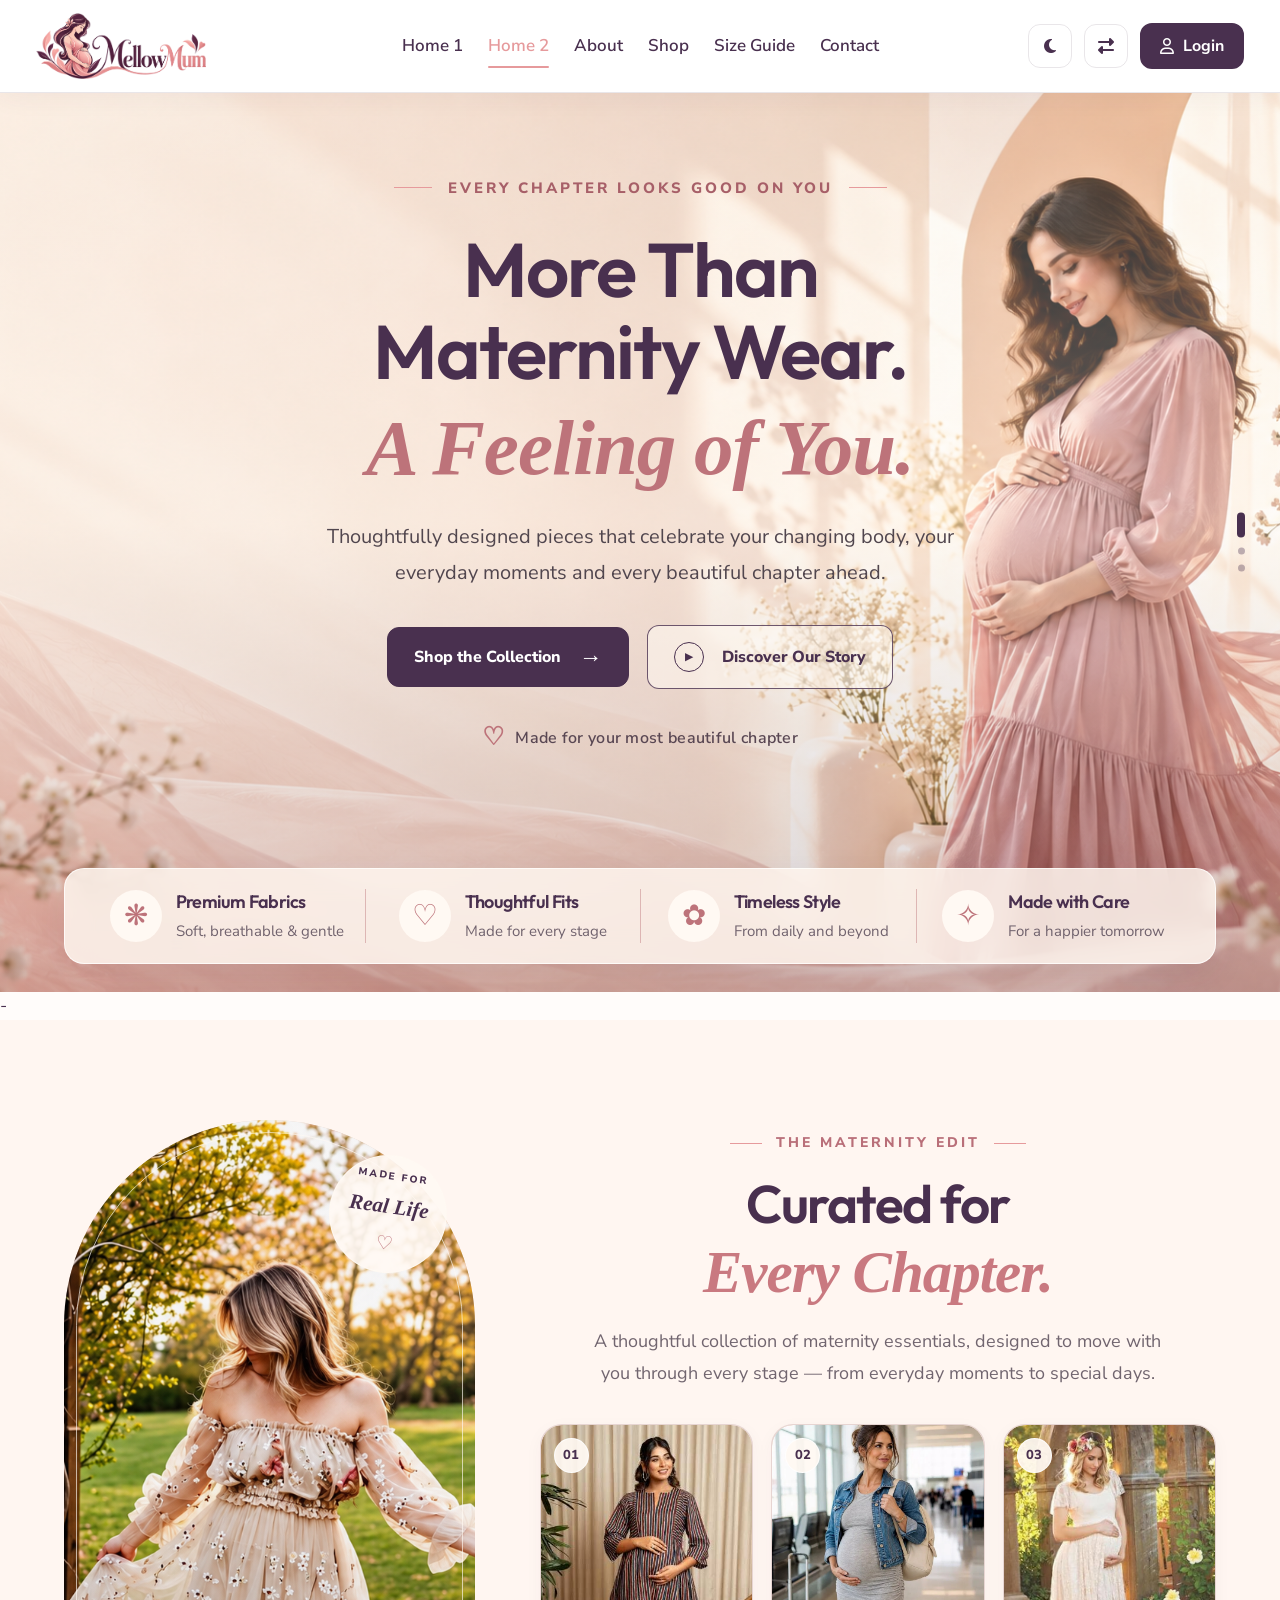
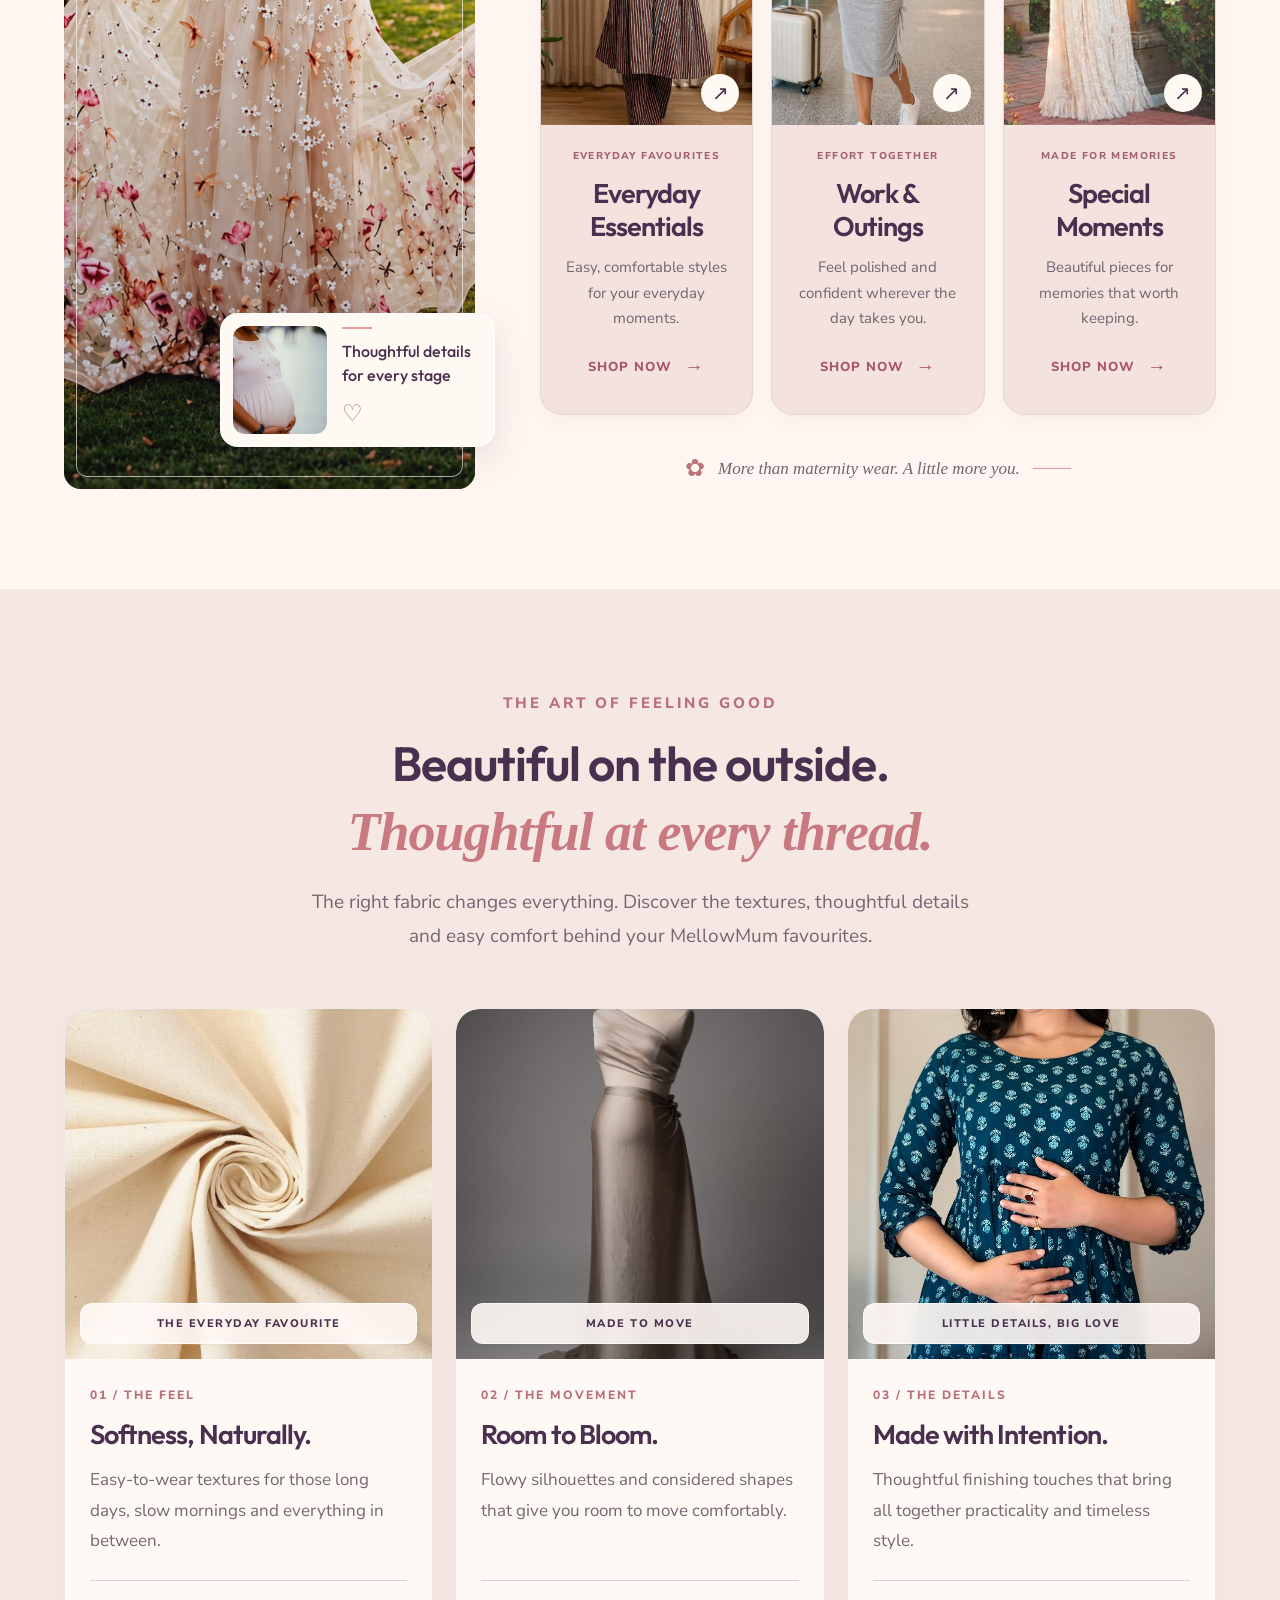
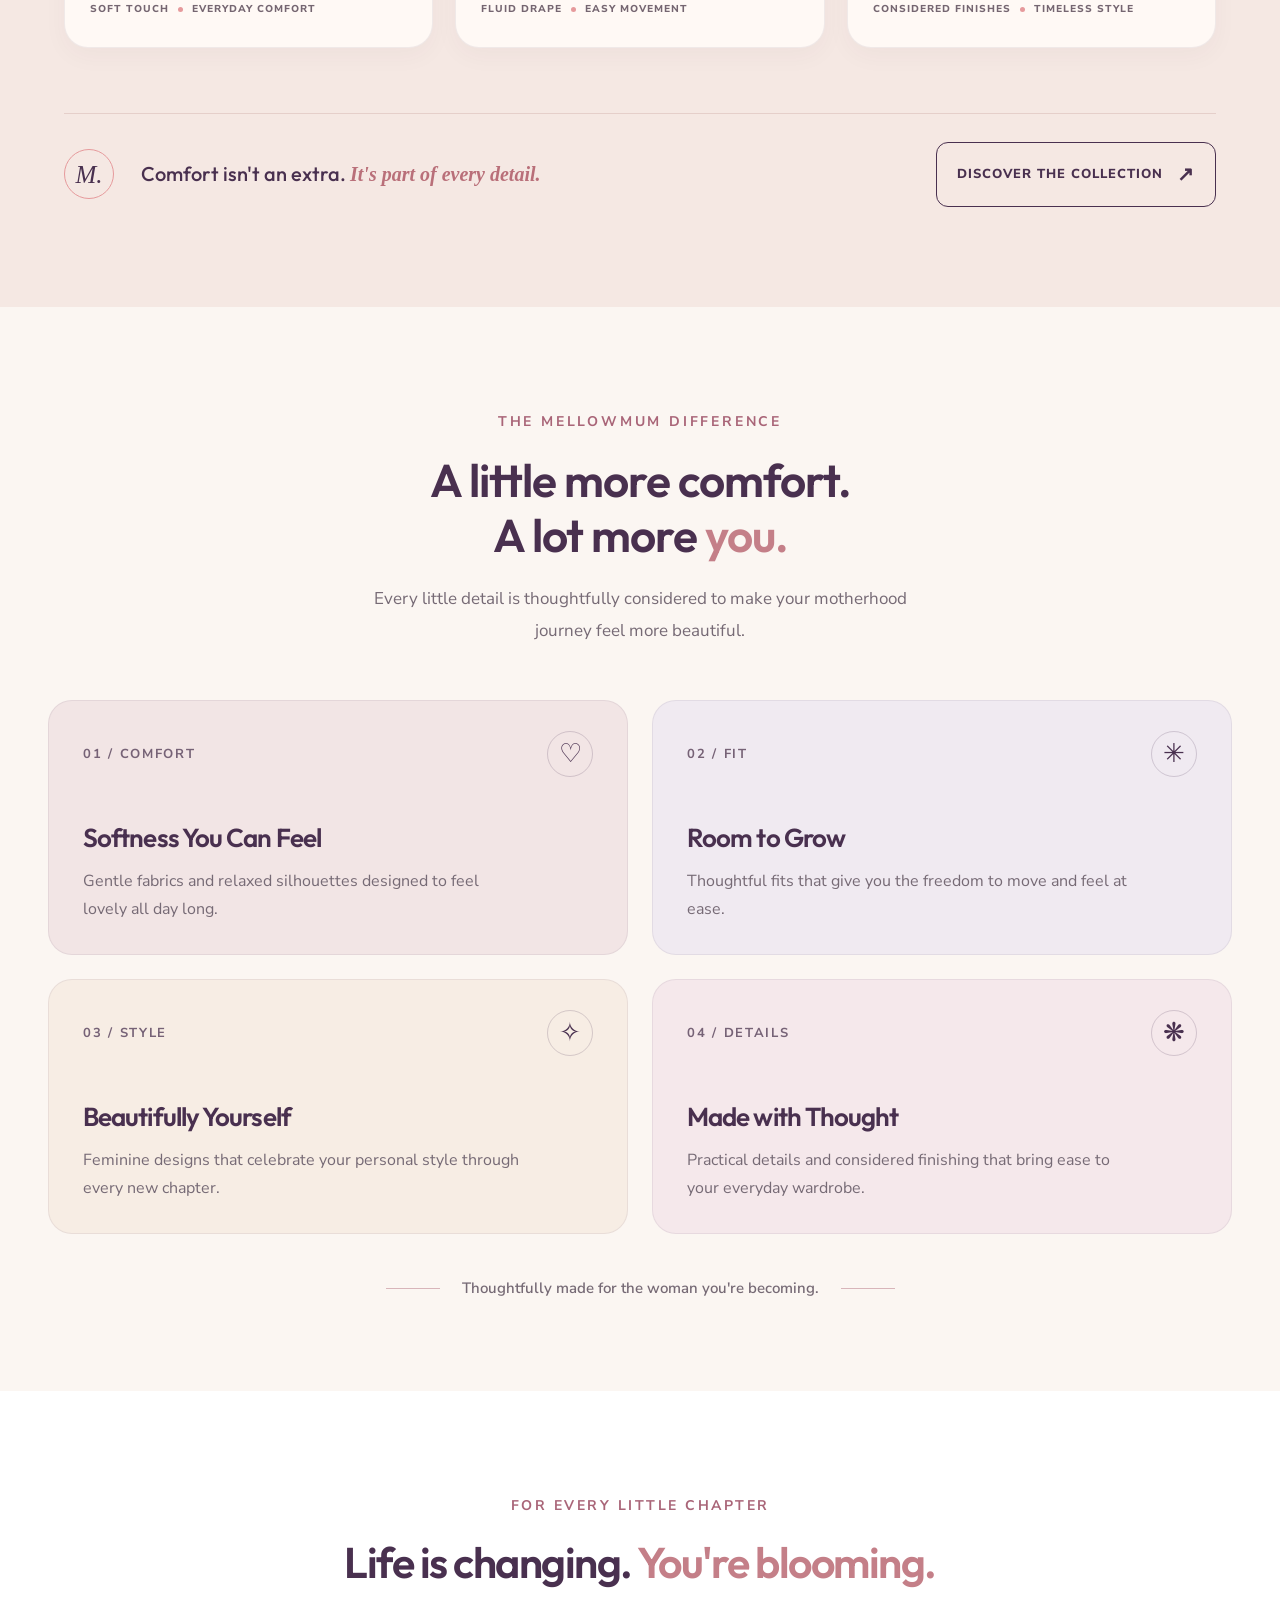
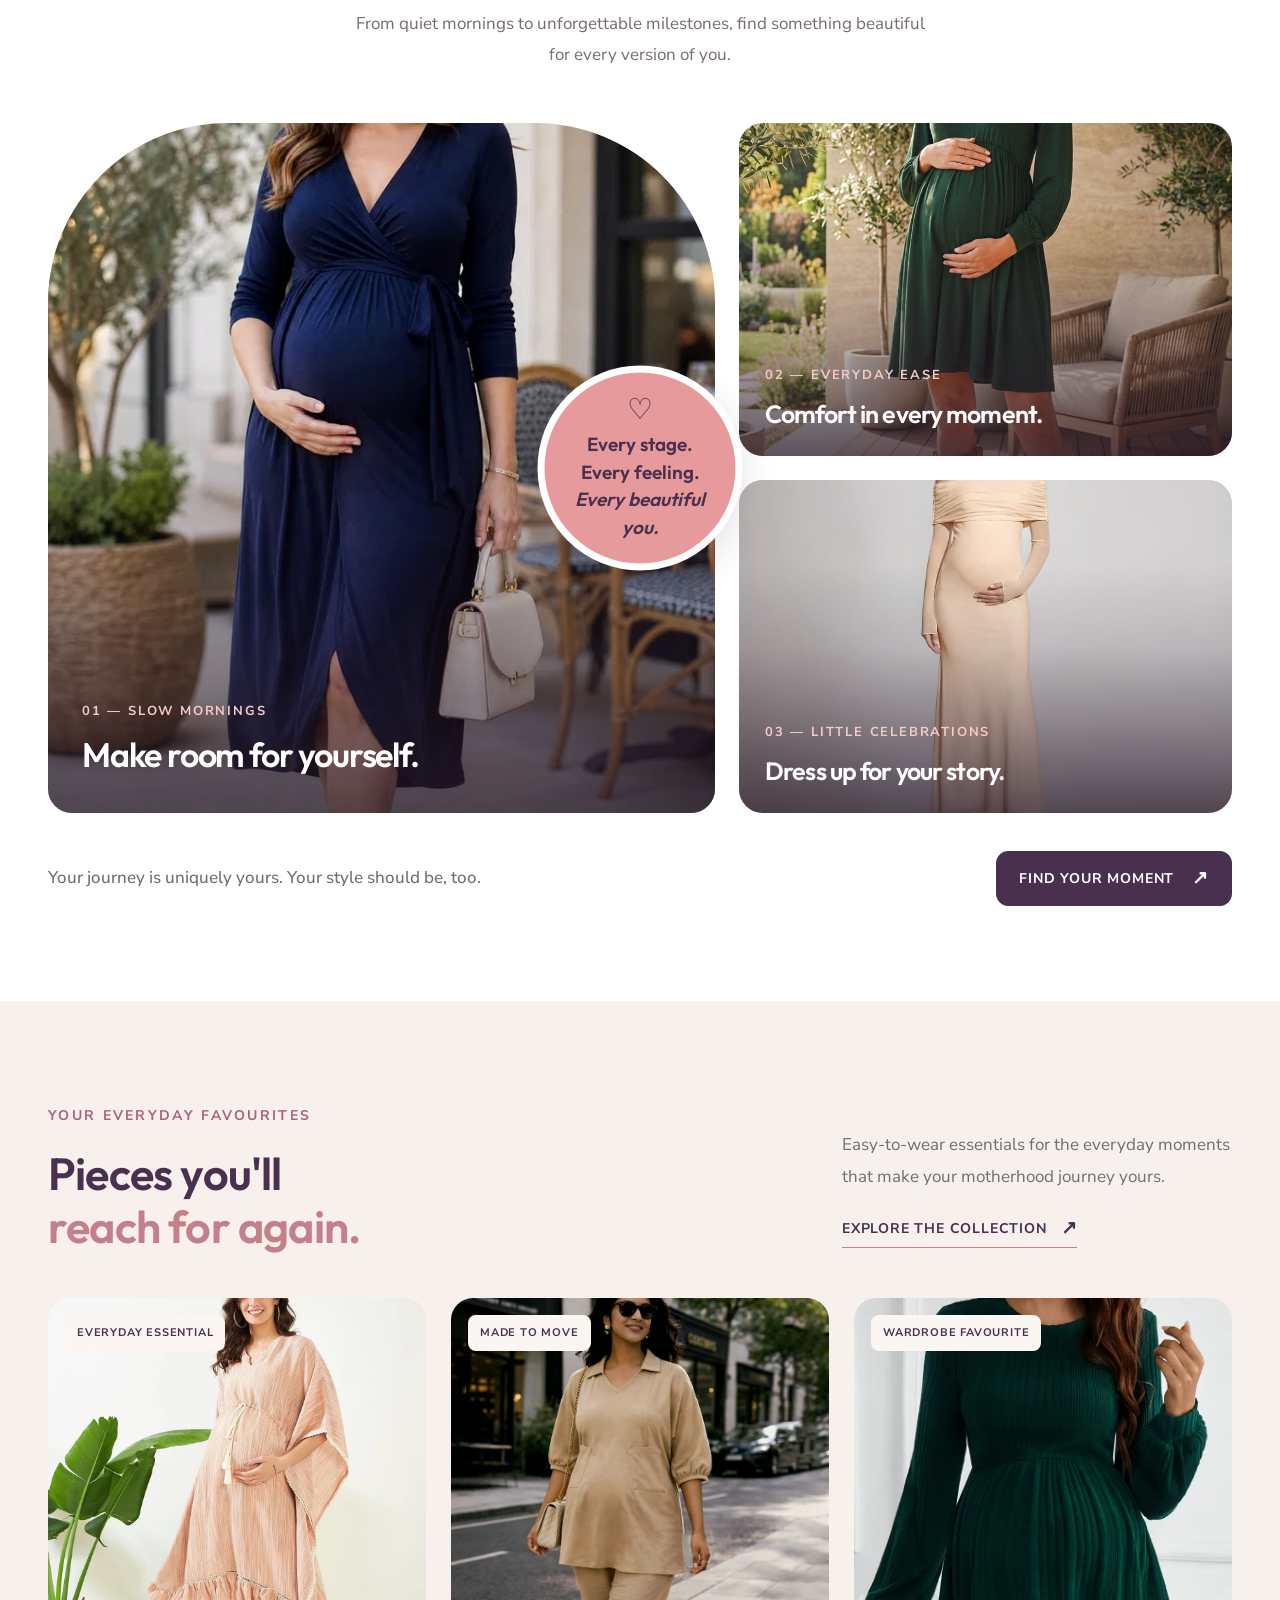
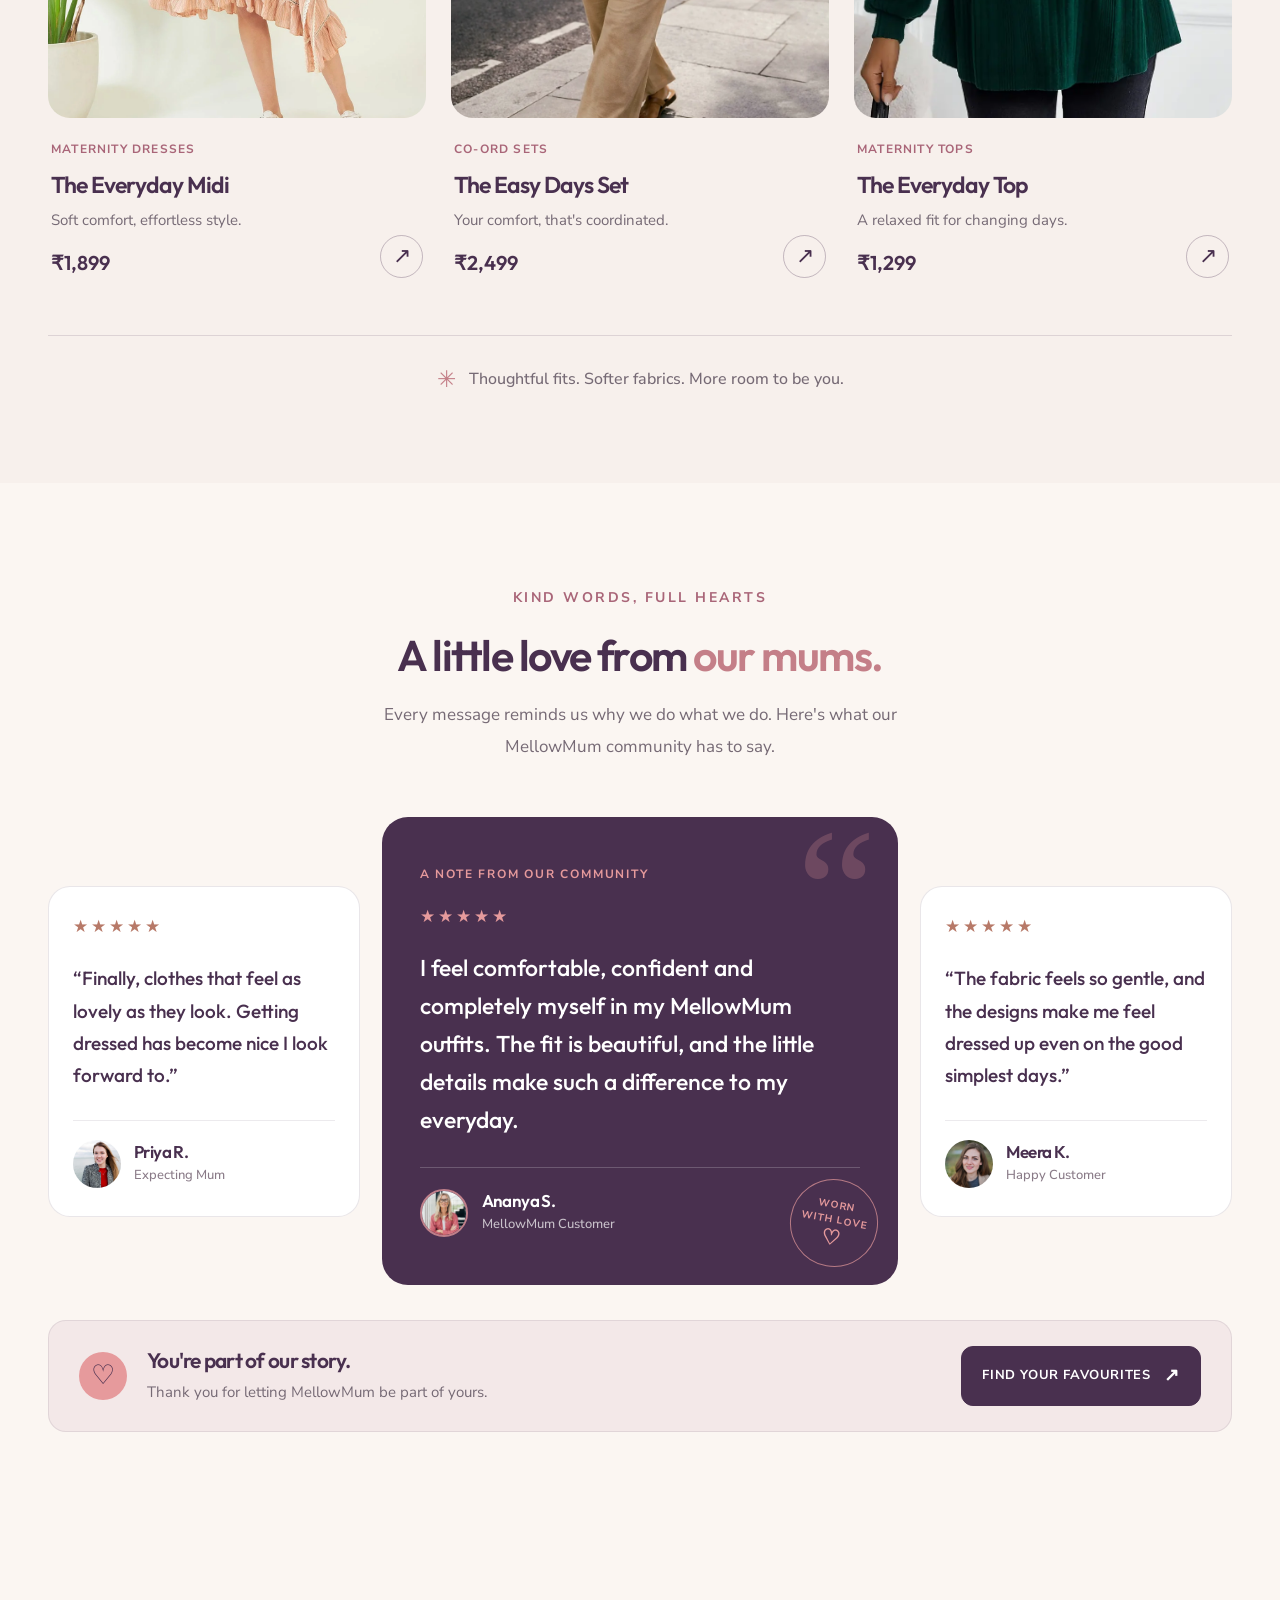
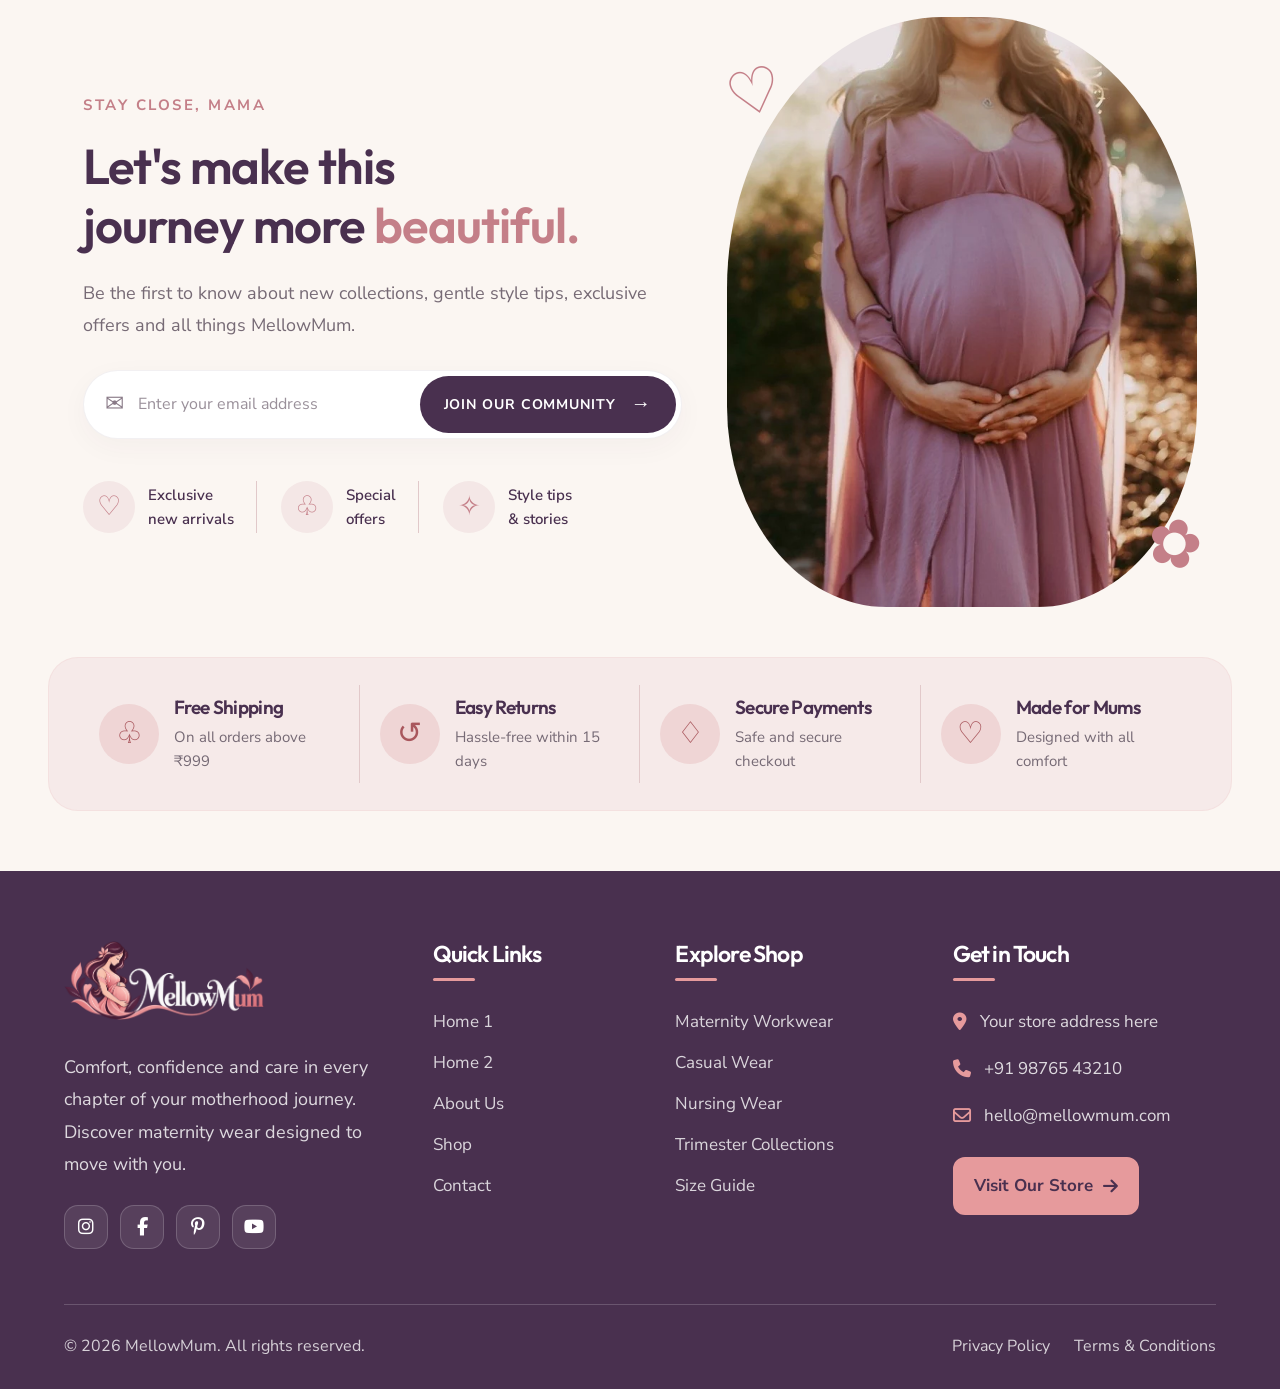
<file: home-2.html>
<!DOCTYPE html>
<html lang="en">

<head>
    <meta charset="UTF-8">
    <meta name="viewport" content="width=device-width, initial-scale=1.0">

    <title>MellowMum</title>

    <meta name="description"
        content="Discover comfortable and stylish maternity wear at MellowMum, designed for every stage of motherhood.">

    <!-- Google Fonts -->
    <link rel="preconnect" href="https://fonts.googleapis.com">
    <link rel="preconnect" href="https://fonts.gstatic.com" crossorigin>

    <!-- Favicon -->
    <link rel="icon" type="image/png" href="images/favicon.png">

    <link
        href="https://fonts.googleapis.com/css2?family=Nunito+Sans:wght@400;500;600;700&family=Outfit:wght@400;500;600;700&display=swap"
        rel="stylesheet">

    <!-- Font Awesome -->
    <link rel="stylesheet" href="https://cdnjs.cloudflare.com/ajax/libs/font-awesome/6.7.2/css/all.min.css">

    <!-- Main CSS -->
    <link rel="stylesheet" href="css/style.css">
</head>

<body>


    <!-- ==========================
     MELLOWMUM HEADER
========================== -->

    <header class="mm-header">
        <div class="mm-header-inner">

            <!-- Logo -->
            <a href="index.html" class="mm-logo" aria-label="MellowMum Home">
                <img src="images/logo.png" alt="MellowMum">
            </a>

            <!-- Desktop Navigation -->
            <nav class="mm-desktop-nav" aria-label="Main navigation">
                <a href="index.html" class="mm-nav-link">Home 1</a>
                <a href="home-2.html" class="mm-nav-link active">Home 2</a>
                <a href="about.html" class="mm-nav-link">About</a>
                <a href="shop.html" class="mm-nav-link">Shop</a>
                <a href="size-guide.html" class="mm-nav-link">Size Guide</a>
                <a href="contact.html" class="mm-nav-link">Contact</a>
            </nav>

            <!-- Desktop Actions -->
            <div class="mm-desktop-actions">

                <button class="mm-icon-btn" id="mm-desktop-theme" type="button" aria-label="Toggle dark mode"
                    title="Dark mode">
                    <i class="fa-solid fa-moon"></i>
                </button>

                <button class="mm-icon-btn" id="mm-desktop-rtl" type="button" aria-label="Toggle RTL mode"
                    title="Toggle RTL">
                    <i class="fa-solid fa-right-left"></i>
                </button>

                <a href="login.html" class="mm-login-btn">
                    <i class="fa-regular fa-user"></i>
                    Login
                </a>

            </div>

            <!-- Responsive Menu Toggle -->
            <button class="mm-menu-toggle" id="mm-menu-toggle" type="button" aria-label="Open navigation menu"
                aria-expanded="false" aria-controls="mm-mobile-menu">
                <i class="fa-solid fa-bars"></i>
            </button>

        </div>

        <!-- Responsive Navigation -->
        <div class="mm-mobile-menu" id="mm-mobile-menu" aria-hidden="true" inert>

            <nav class="mm-mobile-nav" aria-label="Mobile navigation">
                <a href="index.html" class="mm-mobile-link">Home 1</a>
                <a href="home-2.html" class="mm-mobile-link active">Home 2</a>
                <a href="about.html" class="mm-mobile-link">About</a>
                <a href="shop.html" class="mm-mobile-link">Shop</a>
                <a href="size-guide.html" class="mm-mobile-link">Size Guide</a>
                <a href="contact.html" class="mm-mobile-link">Contact</a>
            </nav>

            <!-- Mobile Settings -->
            <div class="mm-mobile-settings">

                <button class="mm-setting-btn" id="mm-mobile-theme" type="button">
                    <i class="fa-solid fa-moon"></i>
                    <span>Dark Mode</span>
                </button>

                <button class="mm-setting-btn" id="mm-mobile-rtl" type="button">
                    <i class="fa-solid fa-right-left"></i>
                    <span>RTL Mode</span>
                </button>

                <a href="login.html" class="mm-login-btn mm-mobile-login">
                    <i class="fa-regular fa-user"></i>
                    Login
                </a>

            </div>

        </div>
    </header>


    <!-- HOME 2 HERO SECTION -->
    <section class="mm2-hero">

        <div class="mm2-hero-overlay"></div>

        <div class="mm2-hero-content">

            <span class="mm2-hero-eyebrow">
                <span class="mm2-hero-line"></span>
                EVERY CHAPTER LOOKS GOOD ON YOU
                <span class="mm2-hero-line"></span>
            </span>

            <h1>
                More Than<br>
                Maternity Wear.
                <em>A Feeling of You.</em>
            </h1>

            <p class="mm2-hero-description">
                Thoughtfully designed pieces that celebrate your
                changing body, your everyday moments and every
                beautiful chapter ahead.
            </p>

            <div class="mm2-hero-actions">
                <a href="shop.html" class="mm2-hero-btn-primary">
                    Shop the Collection
                    <span aria-hidden="true">→</span>
                </a>

                <a href="about.html" class="mm2-hero-btn-secondary">
                    <span class="mm2-hero-play">▶</span>
                    Discover Our Story
                </a>
            </div>

            <div class="mm2-hero-bottom-note">
                <span class="mm2-hero-note-icon">♡</span>
                <span>Made for your most beautiful chapter</span>
            </div>

        </div>

        <div class="mm2-hero-pagination">
            <span class="mm2-pagination-active"></span>
            <span></span>
            <span></span>
        </div>

        <div class="mm2-hero-feature-bar">

            <div class="mm2-hero-feature">
                <span class="mm2-feature-icon">❋</span>
                <div>
                    <h3>Premium Fabrics</h3>
                    <p>Soft, breathable & gentle</p>
                </div>
            </div>

            <div class="mm2-hero-feature">
                <span class="mm2-feature-icon">♡</span>
                <div>
                    <h3>Thoughtful Fits</h3>
                    <p>Made for every stage</p>
                </div>
            </div>

            <div class="mm2-hero-feature">
                <span class="mm2-feature-icon">✿</span>
                <div>
                    <h3>Timeless Style</h3>
                    <p>From daily and beyond</p>
                </div>
            </div>

            <div class="mm2-hero-feature">
                <span class="mm2-feature-icon">✧</span>
                <div>
                    <h3>Made with Care</h3>
                    <p>For a happier tomorrow</p>
                </div>
            </div>

        </div>

    </section>
    -

    <!-- SECTION 2: THE MATERNITY EDIT -->
    <section class="mm2-edit-section" id="maternity-edit">
        <div class="mm2-edit-container">

            <!-- LEFT EDITORIAL IMAGE -->
            <div class="mm2-edit-visual">
                <img class="mm2-edit-main-image" src="images/mm2-edit-feature.jpg"
                    alt="Elegant floral maternity dress in a sunlit setting">

                <div class="mm2-edit-image-shade"></div>


                <div class="mm2-edit-fabric-card">
                    <img src="images/mm2-edit-fabric.jpg" alt="Close-up of soft maternity clothing fabric">

                    <div class="mm2-edit-fabric-caption">
                        <span class="mm2-edit-caption-line"></span>
                        <p>Thoughtful details<br>for every stage</p>
                        <span class="mm2-edit-caption-heart">♡</span>
                    </div>
                </div>

                <div class="mm2-edit-photo-stamp">
                    <span>MADE FOR</span>
                    <strong>Real Life</strong>
                    <span class="mm2-edit-stamp-heart">♡</span>
                </div>
            </div>

            <!-- RIGHT CONTENT -->
            <div class="mm2-edit-content">

                <div class="mm2-edit-heading">
                    <span class="mm2-edit-eyebrow">
                        <span></span>
                        THE MATERNITY EDIT
                        <span></span>
                    </span>

                    <h2>
                        Curated for
                        <em>Every Chapter.</em>
                    </h2>

                    <p>
                        A thoughtful collection of maternity essentials,
                        designed to move with you through every stage —
                        from everyday moments to special days.
                    </p>
                </div>

                <div class="mm2-edit-categories">

                    <!-- CARD 1 -->
                    <a href="shop.html?category=everyday" class="mm2-edit-category mm2-edit-category-one">

                        <div class="mm2-edit-category-image">
                            <img src="images/mm2-edit-everyday.jpg" alt="Comfortable everyday maternity clothing">
                            <span class="mm2-edit-category-number">01</span>
                            <span class="mm2-edit-image-arrow">↗</span>
                        </div>

                        <div class="mm2-edit-category-info">
                            <span class="mm2-edit-category-label">
                                EVERYDAY FAVOURITES
                            </span>

                            <h3>Everyday<br>Essentials</h3>

                            <p>
                                Easy, comfortable styles for your everyday moments.
                            </p>

                            <span class="mm2-edit-shop-link">
                                SHOP NOW <span>→</span>
                            </span>
                        </div>
                    </a>

                    <!-- CARD 2 -->
                    <a href="shop.html?category=workwear" class="mm2-edit-category mm2-edit-category-two">

                        <div class="mm2-edit-category-image">
                            <img src="images/mm2-edit-workwear.jpg" alt="Elegant maternity outfit for work and outings">
                            <span class="mm2-edit-category-number">02</span>
                            <span class="mm2-edit-image-arrow">↗</span>
                        </div>

                        <div class="mm2-edit-category-info">
                            <span class="mm2-edit-category-label">
                                EFFORT TOGETHER
                            </span>

                            <h3>Work &<br>Outings</h3>

                            <p>
                                Feel polished and confident wherever the day takes you.
                            </p>

                            <span class="mm2-edit-shop-link">
                                SHOP NOW <span>→</span>
                            </span>
                        </div>
                    </a>

                    <!-- CARD 3 -->
                    <a href="shop.html?category=special-occasions" class="mm2-edit-category mm2-edit-category-three">

                        <div class="mm2-edit-category-image">
                            <img src="images/mm2-edit-special.jpg"
                                alt="Beautiful maternity dress for special occasions">
                            <span class="mm2-edit-category-number">03</span>
                            <span class="mm2-edit-image-arrow">↗</span>
                        </div>

                        <div class="mm2-edit-category-info">
                            <span class="mm2-edit-category-label">
                                MADE FOR MEMORIES
                            </span>

                            <h3>Special<br>Moments</h3>

                            <p>
                                Beautiful pieces for memories that worth keeping.
                            </p>

                            <span class="mm2-edit-shop-link">
                                SHOP NOW <span>→</span>
                            </span>
                        </div>
                    </a>

                </div>

                <div class="mm2-edit-bottom-note">
                    <span class="mm2-edit-note-flower">✿</span>
                    <p>More than maternity wear. A little more you.</p>
                    <span class="mm2-edit-note-line"></span>
                </div>

            </div>
        </div>
    </section>



    <!-- SECTION 3: THE FABRIC STORY -->
    <section class="mm2-fabric-section" id="fabric-story">

        <div class="mm2-fabric-container">

            <!-- SECTION HEADING -->
            <div class="mm2-fabric-heading">
                <span class="mm2-fabric-eyebrow">
                    THE ART OF FEELING GOOD
                </span>

                <h2>
                    Beautiful on the outside.
                    <em>Thoughtful at every thread.</em>
                </h2>

                <p>
                    The right fabric changes everything. Discover the
                    textures, thoughtful details and easy comfort behind
                    your MellowMum favourites.
                </p>
            </div>

            <!-- EQUAL HEIGHT CARDS -->
            <div class="mm2-fabric-showcase">

                <!-- CARD 1 -->
                <article class="mm2-fabric-card">

                    <div class="mm2-fabric-image">
                        <img src="images/mm2-fabric-cotton.jpg" alt="Soft cotton fabric with a natural texture">

                        <span class="mm2-fabric-image-tag">
                            THE EVERYDAY FAVOURITE
                        </span>
                    </div>

                    <div class="mm2-fabric-card-content">

                        <span class="mm2-fabric-index">01 / THE FEEL</span>

                        <h3>Softness, Naturally.</h3>

                        <p>
                            Easy-to-wear textures for those long days,
                            slow mornings and everything in between.
                        </p>

                        <div class="mm2-fabric-detail">
                            <span>SOFT TOUCH</span>
                            <span class="mm2-fabric-detail-dot"></span>
                            <span>EVERYDAY COMFORT</span>
                        </div>

                    </div>
                </article>

                <!-- CARD 2 -->
                <article class="mm2-fabric-card">

                    <div class="mm2-fabric-image">
                        <img src="images/mm2-fabric-drape.jpg" alt="Flowing maternity dress fabric with a soft drape">

                        <span class="mm2-fabric-image-tag">
                            MADE TO MOVE
                        </span>
                    </div>

                    <div class="mm2-fabric-card-content">

                        <span class="mm2-fabric-index">02 / THE MOVEMENT</span>

                        <h3>Room to Bloom.</h3>

                        <p>
                            Flowy silhouettes and considered shapes
                            that give you room to move comfortably.
                        </p>

                        <div class="mm2-fabric-detail">
                            <span>FLUID DRAPE</span>
                            <span class="mm2-fabric-detail-dot"></span>
                            <span>EASY MOVEMENT</span>
                        </div>

                    </div>
                </article>

                <!-- CARD 3 -->
                <article class="mm2-fabric-card">

                    <div class="mm2-fabric-image">
                        <img src="images/mm2-fabric-details.jpg"
                            alt="Close-up of carefully finished maternity clothing details">

                        <span class="mm2-fabric-image-tag">
                            LITTLE DETAILS, BIG LOVE
                        </span>
                    </div>

                    <div class="mm2-fabric-card-content">

                        <span class="mm2-fabric-index">03 / THE DETAILS</span>

                        <h3>Made with Intention.</h3>

                        <p>
                            Thoughtful finishing touches that bring all
                            together practicality and timeless style.
                        </p>

                        <div class="mm2-fabric-detail">
                            <span>CONSIDERED FINISHES</span>
                            <span class="mm2-fabric-detail-dot"></span>
                            <span>TIMELESS STYLE</span>
                        </div>

                    </div>
                </article>

            </div>

            <!-- BOTTOM EDITORIAL STRIP -->
            <div class="mm2-fabric-footer">

                <div class="mm2-fabric-footer-mark">M.</div>

                <p>
                    Comfort isn't an extra.
                    <em>It's part of every detail.</em>
                </p>

                <a href="shop.html" class="mm2-fabric-link">
                    DISCOVER THE COLLECTION
                    <span>↗</span>
                </a>

            </div>

        </div>

    </section>


    <!-- SECTION 4: THE MELLOWMUM PROMISE -->
    <section class="mm2-promise-section" id="mellowmum-promise">

        <div class="mm2-promise-container">

            <div class="mm2-promise-heading">
                <span class="mm2-promise-eyebrow">THE MELLOWMUM DIFFERENCE</span>

                <h2>
                    A little more comfort.<br>
                    A lot more <em>you.</em>
                </h2>

                <p>
                    Every little detail is thoughtfully considered
                    to make your motherhood journey feel more beautiful.
                </p>
            </div>

            <div class="mm2-promise-grid">

                <article class="mm2-promise-card mm2-promise-card-one">
                    <div class="mm2-promise-card-top">
                        <span class="mm2-promise-number">01 / COMFORT</span>
                        <span class="mm2-promise-symbol" aria-hidden="true">♡</span>
                    </div>

                    <div class="mm2-promise-card-bottom">
                        <h3>Softness You Can Feel</h3>
                        <p>
                            Gentle fabrics and relaxed silhouettes
                            designed to feel lovely all day long.
                        </p>
                    </div>
                </article>

                <article class="mm2-promise-card mm2-promise-card-two">
                    <div class="mm2-promise-card-top">
                        <span class="mm2-promise-number">02 / FIT</span>
                        <span class="mm2-promise-symbol" aria-hidden="true">✳</span>
                    </div>

                    <div class="mm2-promise-card-bottom">
                        <h3>Room to Grow</h3>
                        <p>
                            Thoughtful fits that give you the freedom
                            to move and feel at ease.
                        </p>
                    </div>
                </article>

                <article class="mm2-promise-card mm2-promise-card-three">
                    <div class="mm2-promise-card-top">
                        <span class="mm2-promise-number">03 / STYLE</span>
                        <span class="mm2-promise-symbol" aria-hidden="true">✧</span>
                    </div>

                    <div class="mm2-promise-card-bottom">
                        <h3>Beautifully Yourself</h3>
                        <p>
                            Feminine designs that celebrate your
                            personal style through every new chapter.
                        </p>
                    </div>
                </article>

                <article class="mm2-promise-card mm2-promise-card-four">
                    <div class="mm2-promise-card-top">
                        <span class="mm2-promise-number">04 / DETAILS</span>
                        <span class="mm2-promise-symbol" aria-hidden="true">❋</span>
                    </div>

                    <div class="mm2-promise-card-bottom">
                        <h3>Made with Thought</h3>
                        <p>
                            Practical details and considered finishing
                            that bring ease to your everyday wardrobe.
                        </p>
                    </div>
                </article>

            </div>

            <div class="mm2-promise-footer">
                <span class="mm2-promise-footer-line"></span>
                <p>Thoughtfully made for the woman you're becoming.</p>
                <span class="mm2-promise-footer-line"></span>
            </div>

        </div>

    </section>


    <!-- SECTION 5: MOMENTS IN MOTHERHOOD -->
    <section class="mm2-moments-section" id="motherhood-moments">

        <div class="mm2-moments-heading">
            <span class="mm2-moments-eyebrow">FOR EVERY LITTLE CHAPTER</span>
            <h2>Life is changing. <em>You're blooming.</em></h2>
            <p>
                From quiet mornings to unforgettable milestones,
                find something beautiful for every version of you.
            </p>
        </div>

        <div class="mm2-moments-gallery">

            <div class="mm2-moments-main">
                <img src="images/mm2-moments-main.jpg"
                    alt="Expectant mother enjoying a peaceful moment in a soft maternity dress"
                    class="mm2-moments-image">

                <div class="mm2-moments-main-caption">
                    <span>01 — SLOW MORNINGS</span>
                    <h3>Make room for yourself.</h3>
                </div>
            </div>

            <div class="mm2-moments-side">

                <article class="mm2-moments-small mm2-moments-small-top">
                    <img src="images/mm2-moments-everyday.jpg"
                        alt="Mother-to-be wearing comfortable everyday maternity clothing" class="mm2-moments-image">

                    <div class="mm2-moments-small-caption">
                        <span>02 — EVERYDAY EASE</span>
                        <h3>Comfort in every moment.</h3>
                    </div>
                </article>

                <article class="mm2-moments-small mm2-moments-small-bottom">
                    <img src="images/mm2-moments-special.jpg"
                        alt="Expectant mother in an elegant maternity outfit for a special occasion"
                        class="mm2-moments-image">

                    <div class="mm2-moments-small-caption">
                        <span>03 — LITTLE CELEBRATIONS</span>
                        <h3>Dress up for your story.</h3>
                    </div>
                </article>

            </div>

            <div class="mm2-moments-center-note">
                <span class="mm2-moments-note-heart" aria-hidden="true">♡</span>
                <p>Every stage.<br>Every feeling.<br><em>Every beautiful you.</em></p>
            </div>

        </div>

        <div class="mm2-moments-footer">
            <p>Your journey is uniquely yours. Your style should be, too.</p>
            <a href="collections.html" class="mm2-moments-button">
                FIND YOUR MOMENT
                <span aria-hidden="true">↗</span>
            </a>
        </div>

    </section>


    <!-- SECTION 6: THE EVERYDAY EDIT -->
    <section class="mm2-everyday-section" id="everyday-edit">

        <div class="mm2-everyday-container">

            <div class="mm2-everyday-header">

                <div class="mm2-everyday-heading">
                    <span class="mm2-everyday-eyebrow">YOUR EVERYDAY FAVOURITES</span>
                    <h2>Pieces you'll<br><em>reach for again.</em></h2>
                </div>

                <div class="mm2-everyday-intro">
                    <p>
                        Easy-to-wear essentials for the everyday moments
                        that make your motherhood journey yours.
                    </p>

                    <a href="collections.html" class="mm2-everyday-view-link">
                        EXPLORE THE COLLECTION
                        <span aria-hidden="true">↗</span>
                    </a>
                </div>

            </div>

            <div class="mm2-everyday-products">

                <!-- PRODUCT 1 -->
                <article class="mm2-everyday-product">

                    <a href="product-details.html" class="mm2-everyday-product-image">
                        <img src="images/mm2-everyday-dress.jpg" alt="Soft blush maternity dress" loading="lazy">
                        <span class="mm2-everyday-product-tag">EVERYDAY ESSENTIAL</span>
                    </a>

                    <div class="mm2-everyday-product-info">
                        <div class="mm2-everyday-product-copy">
                            <span class="mm2-everyday-product-category">MATERNITY DRESSES</span>
                            <h3><a href="product-details.html">The Everyday Midi</a></h3>
                            <p>Soft comfort, effortless style.</p>
                            <span class="mm2-everyday-product-price">₹1,899</span>
                        </div>

                        <a href="product-details.html" class="mm2-everyday-product-action"
                            aria-label="View The Everyday Midi">↗</a>
                    </div>

                </article>

                <!-- PRODUCT 2 -->
                <article class="mm2-everyday-product">

                    <a href="product-details.html" class="mm2-everyday-product-image">
                        <img src="images/mm2-everyday-coord.jpg" alt="Neutral maternity co-ord outfit" loading="lazy">
                        <span class="mm2-everyday-product-tag">MADE TO MOVE</span>
                    </a>

                    <div class="mm2-everyday-product-info">
                        <div class="mm2-everyday-product-copy">
                            <span class="mm2-everyday-product-category">CO-ORD SETS</span>
                            <h3><a href="product-details.html">The Easy Days Set</a></h3>
                            <p>Your comfort, that's coordinated.</p>
                            <span class="mm2-everyday-product-price">₹2,499</span>
                        </div>

                        <a href="product-details.html" class="mm2-everyday-product-action"
                            aria-label="View The Easy Days Set">↗</a>
                    </div>

                </article>

                <!-- PRODUCT 3 -->
                <article class="mm2-everyday-product">

                    <a href="product-details.html" class="mm2-everyday-product-image">
                        <img src="images/mm2-everyday-top.jpg" alt="Elegant everyday maternity top" loading="lazy">
                        <span class="mm2-everyday-product-tag">WARDROBE FAVOURITE</span>
                    </a>

                    <div class="mm2-everyday-product-info">
                        <div class="mm2-everyday-product-copy">
                            <span class="mm2-everyday-product-category">MATERNITY TOPS</span>
                            <h3><a href="product-details.html">The Everyday Top</a></h3>
                            <p>A relaxed fit for changing days.</p>
                            <span class="mm2-everyday-product-price">₹1,299</span>
                        </div>

                        <a href="product-details.html" class="mm2-everyday-product-action"
                            aria-label="View The Gentle Everyday Top">↗</a>
                    </div>

                </article>

            </div>

            <div class="mm2-everyday-bottom">
                <span class="mm2-everyday-bottom-star" aria-hidden="true">✳</span>
                <p>Thoughtful fits. Softer fabrics. More room to be you.</p>
            </div>

        </div>

    </section>


    <!-- SECTION 7: LOVE NOTES FROM OUR MUMS -->
    <section class="mm2-reviews-section" id="mums-love-notes">

        <div class="mm2-reviews-container">

            <div class="mm2-reviews-heading">
                <span class="mm2-reviews-eyebrow">KIND WORDS, FULL HEARTS</span>
                <h2>A little love from <em>our mums.</em></h2>
                <p>
                    Every message reminds us why we do what we do.
                    Here's what our MellowMum community has to say.
                </p>
            </div>

            <div class="mm2-reviews-showcase">

                <!-- LEFT REVIEW -->
                <article class="mm2-review-side mm2-review-left">
                    <div class="mm2-review-stars" aria-label="5 out of 5 stars">
                        ★★★★★
                    </div>

                    <blockquote>
                        “Finally, clothes that feel as lovely as they look.
                        Getting dressed has become nice I look forward to.”
                    </blockquote>

                    <div class="mm2-review-author">
                        <img src="images/mm2-review-priya.jpg" alt="Priya, MellowMum customer" loading="lazy">
                        <div>
                            <h3>Priya R.</h3>
                            <span>Expecting Mum</span>
                        </div>
                    </div>
                </article>

                <!-- FEATURED REVIEW -->
                <article class="mm2-review-featured">
                    <span class="mm2-review-quote-mark" aria-hidden="true">“</span>

                    <div class="mm2-review-featured-content">
                        <span class="mm2-review-featured-label">
                            A NOTE FROM OUR COMMUNITY
                        </span>

                        <div class="mm2-review-stars" aria-label="5 out of 5 stars">
                            ★★★★★
                        </div>

                        <blockquote>
                            I feel comfortable, confident and completely
                            myself in my MellowMum outfits. The fit is
                            beautiful, and the little details make such
                            a difference to my everyday.
                        </blockquote>

                        <div class="mm2-review-featured-author">
                            <img src="images/mm2-review-ananya.jpg" alt="Ananya, MellowMum customer" loading="lazy">

                            <div>
                                <h3>Ananya S.</h3>
                                <span>MellowMum Customer</span>
                            </div>
                        </div>
                    </div>

                    <span class="mm2-review-featured-stamp">
                        WORN<br>WITH LOVE
                        <span aria-hidden="true">♡</span>
                    </span>
                </article>

                <!-- RIGHT REVIEW -->
                <article class="mm2-review-side mm2-review-right">
                    <div class="mm2-review-stars" aria-label="5 out of 5 stars">
                        ★★★★★
                    </div>

                    <blockquote>
                        “The fabric feels so gentle, and the designs
                        make me feel dressed up even on the good simplest days.”
                    </blockquote>

                    <div class="mm2-review-author">
                        <img src="images/mm2-review-meera.jpg" alt="Meera, MellowMum customer" loading="lazy">
                        <div>
                            <h3>Meera K.</h3>
                            <span>Happy Customer</span>
                        </div>
                    </div>
                </article>

            </div>

            <!-- COMMUNITY FOOTER -->
            <div class="mm2-reviews-footer">
                <div class="mm2-reviews-footer-heart" aria-hidden="true">♡</div>

                <div class="mm2-reviews-footer-copy">
                    <h3>You're part of our story.</h3>
                    <p>Thank you for letting MellowMum be part of yours.</p>
                </div>

                <a href="collections.html" class="mm2-reviews-button">
                    FIND YOUR FAVOURITES
                    <span aria-hidden="true">↗</span>
                </a>
            </div>

        </div>

    </section>


    <!-- SECTION 8: FINAL CTA + NEWSLETTER -->
    <section class="mm2-cta-section" id="mellowmum-community">

        <div class="mm2-cta-container">

            <div class="mm2-cta-main">

                <div class="mm2-cta-content">
                    <span class="mm2-cta-eyebrow">STAY CLOSE, MAMA</span>

                    <h2>
                        Let's make this<br>
                        journey more <em>beautiful.</em>
                    </h2>

                    <p class="mm2-cta-description">
                        Be the first to know about new collections,
                        gentle style tips, exclusive offers and all
                        things MellowMum.
                    </p>

                    <form class="mm2-cta-form" action="#" method="post">
                        <label class="mm2-cta-email-wrap">
                            <span class="mm2-cta-email-icon" aria-hidden="true">✉</span>
                            <span class="mm2-cta-visually-hidden">Email address</span>
                            <input type="email" name="email" placeholder="Enter your email address" autocomplete="email"
                                required>
                        </label>

                        <button type="submit" class="mm2-cta-submit">
                            JOIN OUR COMMUNITY
                            <span aria-hidden="true">→</span>
                        </button>
                    </form>

                    <div class="mm2-cta-benefits">

                        <div class="mm2-cta-benefit">
                            <span class="mm2-cta-benefit-icon" aria-hidden="true">♡</span>
                            <p>Exclusive<br>new arrivals</p>
                        </div>

                        <div class="mm2-cta-benefit">
                            <span class="mm2-cta-benefit-icon" aria-hidden="true">♧</span>
                            <p>Special<br>offers</p>
                        </div>

                        <div class="mm2-cta-benefit">
                            <span class="mm2-cta-benefit-icon" aria-hidden="true">✧</span>
                            <p>Style tips<br>&amp; stories</p>
                        </div>

                    </div>
                </div>

                <div class="mm2-cta-visual">
                    <div class="mm2-cta-image-shape"></div>

                    <img src="images/mm2-cta-maternity.jpg"
                        alt="Expectant mother enjoying a peaceful moment in a dusty rose maternity dress"
                        loading="lazy">

                    <span class="mm2-cta-heart-doodle" aria-hidden="true">♡</span>
                    <span class="mm2-cta-flower-doodle" aria-hidden="true">✿</span>
                </div>

            </div>

            <!-- SERVICE BENEFITS STRIP -->
            <div class="mm2-cta-service-strip">

                <div class="mm2-cta-service">
                    <span class="mm2-cta-service-icon" aria-hidden="true">♧</span>
                    <div>
                        <h3>Free Shipping</h3>
                        <p>On all orders above ₹999</p>
                    </div>
                </div>

                <div class="mm2-cta-service">
                    <span class="mm2-cta-service-icon" aria-hidden="true">↺</span>
                    <div>
                        <h3>Easy Returns</h3>
                        <p>Hassle-free within 15 days</p>
                    </div>
                </div>

                <div class="mm2-cta-service">
                    <span class="mm2-cta-service-icon" aria-hidden="true">♢</span>
                    <div>
                        <h3>Secure Payments</h3>
                        <p>Safe and secure checkout</p>
                    </div>
                </div>

                <div class="mm2-cta-service">
                    <span class="mm2-cta-service-icon" aria-hidden="true">♡</span>
                    <div>
                        <h3>Made for Mums</h3>
                        <p>Designed with all comfort</p>
                    </div>
                </div>

            </div>

        </div>

    </section>


    <!-- ==============================
     MELLOWMUM FOOTER
============================== -->

    <footer class="mm-footer">

        <div class="mm-footer-main">

            <!-- Brand Information -->
            <div class="mm-footer-brand">
                <a href="index.html" class="mm-footer-logo">
                    <img src="images/logo-white.png" alt="MellowMum">
                </a>

                <p>
                    Comfort, confidence and care in every chapter
                    of your motherhood journey. Discover maternity
                    wear designed to move with you.
                </p>

                <div class="mm-footer-socials">
                    <a href="#" aria-label="Instagram">
                        <i class="fa-brands fa-instagram"></i>
                    </a>
                    <a href="#" aria-label="Facebook">
                        <i class="fa-brands fa-facebook-f"></i>
                    </a>
                    <a href="#" aria-label="Pinterest">
                        <i class="fa-brands fa-pinterest-p"></i>
                    </a>
                    <a href="#" aria-label="YouTube">
                        <i class="fa-brands fa-youtube"></i>
                    </a>
                </div>
            </div>

            <!-- Quick Links -->
            <div class="mm-footer-column">
                <h3>Quick Links</h3>
                <ul>
                    <li><a href="index.html">Home 1</a></li>
                    <li><a href="home-2.html">Home 2</a></li>
                    <li><a href="about.html">About Us</a></li>
                    <li><a href="shop.html">Shop</a></li>
                    <li><a href="contact.html">Contact</a></li>
                </ul>
            </div>

            <!-- Shop Categories -->
            <div class="mm-footer-column">
                <h3>Explore Shop</h3>
                <ul>
                    <li><a href="shop.html?category=workwear">Maternity Workwear</a></li>
                    <li><a href="shop.html?category=casual">Casual Wear</a></li>
                    <li><a href="shop.html?category=nursing">Nursing Wear</a></li>
                    <li><a href="shop.html?category=trimester">Trimester Collections</a></li>
                    <li><a href="size-guide.html">Size Guide</a></li>
                </ul>
            </div>

            <!-- Contact Information -->
            <div class="mm-footer-column mm-footer-contact">
                <h3>Get in Touch</h3>

                <p>
                    <i class="fa-solid fa-location-dot"></i>
                    <span>Your store address here</span>
                </p>

                <p>
                    <i class="fa-solid fa-phone"></i>
                    <a href="tel:+919876543210">+91 98765 43210</a>
                </p>

                <p>
                    <i class="fa-regular fa-envelope"></i>
                    <a href="mailto:hello@mellowmum.com">
                        hello@mellowmum.com
                    </a>
                </p>

                <a href="contact.html" class="mm-footer-contact-btn">
                    Visit Our Store
                    <i class="fa-solid fa-arrow-right"></i>
                </a>
            </div>

        </div>

        <!-- Footer Bottom -->
        <div class="mm-footer-bottom">
            <p>
                &copy; <span id="mm-footer-year"></span>
                MellowMum. All rights reserved.
            </p>

            <div class="mm-footer-legal">
                <a href="#">Privacy Policy</a>
                <a href="#">Terms & Conditions</a>
            </div>

        </div>

    </footer>

    <script src="js/main.js"></script>

</body>

</html>
</file>
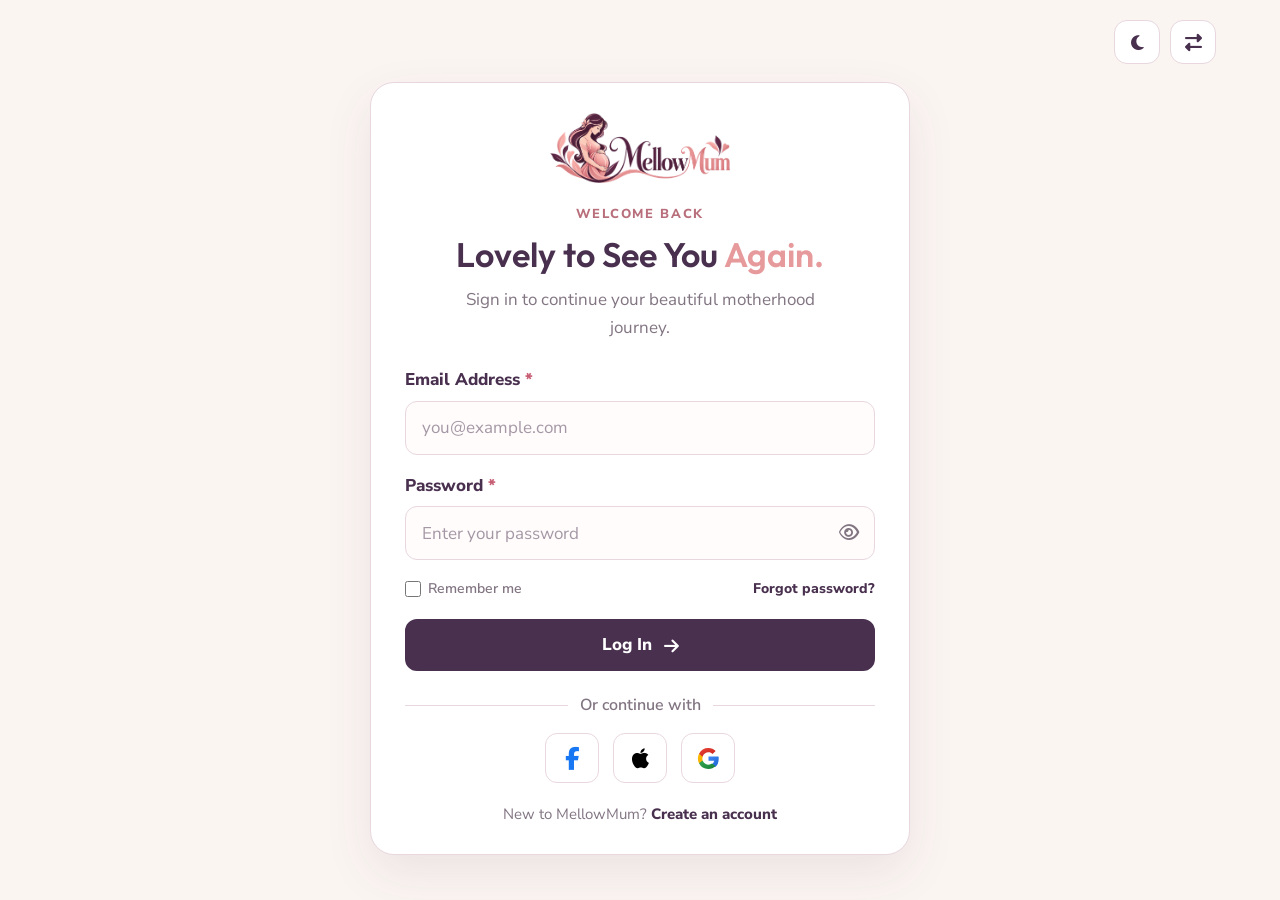
<file: login.html>
<!DOCTYPE html>
<html lang="en">

<head>
    <meta charset="UTF-8">
    <meta name="viewport" content="width=device-width, initial-scale=1.0">

    <title>MellowMum</title>

    <meta name="description"
        content="Discover comfortable and stylish maternity wear at MellowMum, designed for every stage of motherhood.">

    <!-- Google Fonts -->
    <link rel="preconnect" href="https://fonts.googleapis.com">
    <link rel="preconnect" href="https://fonts.gstatic.com" crossorigin>

    <!-- Favicon -->
    <link rel="icon" type="image/png" href="images/favicon.png">

    <link
        href="https://fonts.googleapis.com/css2?family=Nunito+Sans:wght@400;500;600;700&family=Outfit:wght@400;500;600;700&display=swap"
        rel="stylesheet">

    <!-- Font Awesome -->
    <link rel="stylesheet" href="https://cdnjs.cloudflare.com/ajax/libs/font-awesome/6.7.2/css/all.min.css">

    <!-- Main CSS -->
    <link rel="stylesheet" href="css/auth.css">
</head>

<body>

    <main class="mm-auth-page">

        <!-- Top Right Controls: Not Fixed -->
        <div class="mm-auth-topbar">
            <div class="mm-auth-tools">
                <button type="button" class="mm-auth-tool" id="mmThemeToggle" aria-label="Toggle dark mode"
                    title="Toggle dark mode">
                    <i class="fa-solid fa-moon" aria-hidden="true"></i>
                </button>

                <button type="button" class="mm-auth-tool mm-rtl-toggle" id="mmRtlToggle" aria-label="Toggle RTL"
                    title="Toggle RTL" aria-pressed="false">
                    <i class="fa-solid fa-right-left" aria-hidden="true"></i>
                </button>
            </div>
        </div>

        <!-- Login Card -->
        <section class="mm-auth-card" aria-labelledby="mmLoginTitle">

            <a href="index.html" class="mm-auth-logo-link">
                <img src="images/logo.png" alt="MellowMum" class="mm-auth-logo"
                    onerror="this.style.display='none';this.nextElementSibling.hidden=false;">
            </a>

            <div class="mm-auth-heading">
                <span class="mm-auth-eyebrow">WELCOME BACK</span>
                <h1 id="mmLoginTitle">Lovely to See You <span>Again.</span></h1>
                <p>Sign in to continue your beautiful motherhood journey.</p>
            </div>

            <form id="mmLoginForm" class="mm-auth-form">

                <div class="mm-auth-field">
                    <label for="mmLoginEmail">Email Address <span>*</span></label>
                    <input type="email" id="mmLoginEmail" name="email" placeholder="you@example.com"
                        autocomplete="email" required>
                </div>

                <div class="mm-auth-field">
                    <label for="mmLoginPassword">Password <span>*</span></label>

                    <div class="mm-password-wrap">
                        <input type="password" id="mmLoginPassword" name="password" placeholder="Enter your password"
                            autocomplete="current-password" required>

                        <button type="button" class="mm-password-toggle" data-password-target="mmLoginPassword"
                            aria-label="Show password" aria-pressed="false">
                            <i class="fa-regular fa-eye" aria-hidden="true"></i>
                        </button>
                    </div>
                </div>

                <div class="mm-auth-options">
                    <label class="mm-remember">
                        <input type="checkbox" id="mmRememberMe" name="remember">
                        <span>Remember me</span>
                    </label>

                    <a href="forgot-password.html" class="mm-forgot-link">
                        Forgot password?
                    </a>
                </div>

                <button type="submit" class="mm-auth-submit">
                    Log In <i class="fa-solid fa-arrow-right" aria-hidden="true"></i>
                </button>

                <p id="mmLoginStatus" class="mm-auth-status" role="status" aria-live="polite"></p>
            </form>

            <div class="mm-auth-divider">
                <span></span>
                <p>Or continue with</p>
                <span></span>
            </div>

            <!-- Social Login Icons -->
            <div class="mm-social-login">
                <button type="button" class="mm-social-btn mm-social-facebook" data-social="Facebook"
                    aria-label="Continue with Facebook">
                    <i class="fa-brands fa-facebook-f" aria-hidden="true"></i>
                </button>

                <button type="button" class="mm-social-btn mm-social-apple" data-social="Apple"
                    aria-label="Continue with Apple">
                    <i class="fa-brands fa-apple" aria-hidden="true"></i>
                </button>

                <button type="button" class="mm-social-btn mm-social-google" data-social="Google"
                    aria-label="Continue with Google">

                    <img src="images/google-logo.svg" alt="" class="mm-social-svg">
                </button>
            </div>

            <p class="mm-auth-switch">
                New to MellowMum?
                <a href="register.html">Create an account</a>
            </p>

        </section>
    </main>

    <script src="js/auth.js"></script>


</body>

</html>
</file>
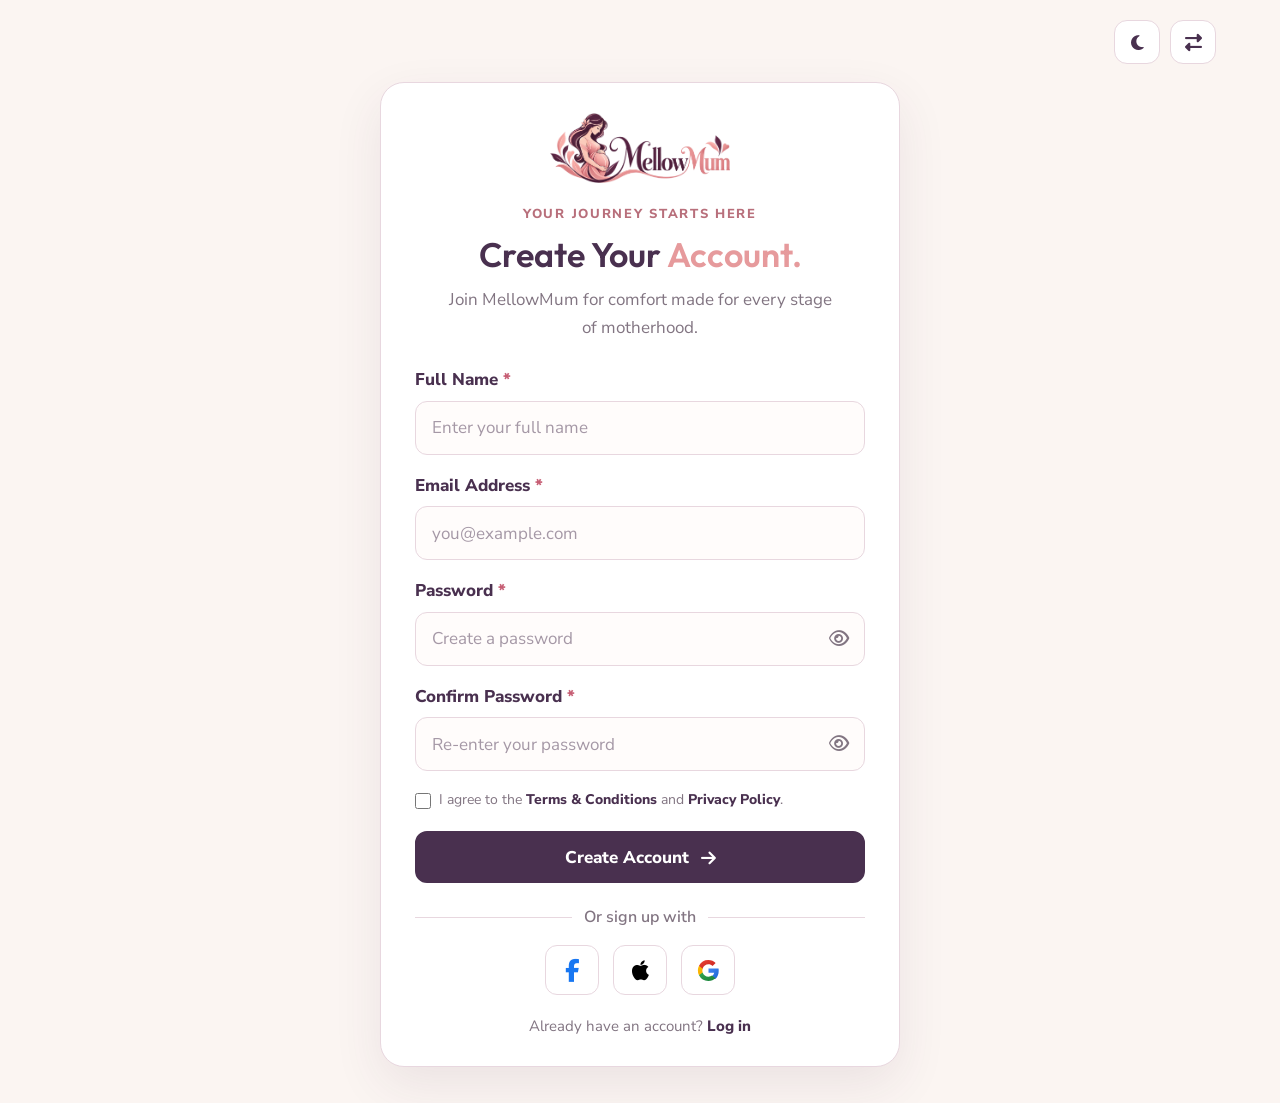
<file: register.html>
<!DOCTYPE html>
<html lang="en">

<head>
    <meta charset="UTF-8">
    <meta name="viewport" content="width=device-width, initial-scale=1.0">

    <title>MellowMum</title>

    <meta name="description"
        content="Discover comfortable and stylish maternity wear at MellowMum, designed for every stage of motherhood.">

    <!-- Google Fonts -->
    <link rel="preconnect" href="https://fonts.googleapis.com">
    <link rel="preconnect" href="https://fonts.gstatic.com" crossorigin>

    <!-- Favicon -->
    <link rel="icon" type="image/png" href="images/favicon.png">

    <link
        href="https://fonts.googleapis.com/css2?family=Nunito+Sans:wght@400;500;600;700&family=Outfit:wght@400;500;600;700&display=swap"
        rel="stylesheet">

    <!-- Font Awesome -->
    <link rel="stylesheet" href="https://cdnjs.cloudflare.com/ajax/libs/font-awesome/6.7.2/css/all.min.css">

    <!-- Main CSS -->
    <link rel="stylesheet" href="css/auth.css">
</head>

<body>


    <main class="mm-auth-page">

        <!-- Theme and RTL Controls -->
        <div class="mm-auth-topbar">
            <div class="mm-auth-tools">

                <button type="button" class="mm-auth-tool" id="mmThemeToggle" aria-label="Toggle dark mode"
                    title="Toggle dark mode">

                    <i class="fa-solid fa-moon" aria-hidden="true"></i>
                </button>

                <button type="button" class="mm-auth-tool mm-rtl-toggle" id="mmRtlToggle" aria-label="Toggle RTL"
                    title="Toggle RTL" aria-pressed="false">

                    <i class="fa-solid fa-right-left" aria-hidden="true"></i>

                </button>

            </div>
        </div>

        <!-- Register Card -->
        <section class="mm-auth-card mm-register-card" aria-labelledby="mmRegisterTitle">

            <!-- Logo -->
            <a href="index.html" class="mm-auth-logo-link" aria-label="MellowMum home">

                <img src="images/logo.png" alt="MellowMum" class="mm-auth-logo" onerror="this.style.display='none';">

            </a>

            <!-- Heading -->
            <div class="mm-auth-heading">

                <span class="mm-auth-eyebrow">
                    YOUR JOURNEY STARTS HERE
                </span>

                <h1 id="mmRegisterTitle">
                    Create Your <span>Account.</span>
                </h1>

                <p>
                    Join MellowMum for comfort
                    made for every stage of motherhood.
                </p>

            </div>

            <!-- Register Form -->
            <form id="mmRegisterForm" class="mm-auth-form">

                <!-- Full Name -->
                <div class="mm-auth-field">

                    <label for="mmRegisterName">
                        Full Name <span>*</span>
                    </label>

                    <input type="text" id="mmRegisterName" name="name" placeholder="Enter your full name"
                        autocomplete="name" required>

                </div>

                <!-- Email -->
                <div class="mm-auth-field">

                    <label for="mmRegisterEmail">
                        Email Address <span>*</span>
                    </label>

                    <input type="email" id="mmRegisterEmail" name="email" placeholder="you@example.com"
                        autocomplete="email" required>

                </div>

                <!-- Password -->
                <div class="mm-auth-field">

                    <label for="mmRegisterPassword">
                        Password <span>*</span>
                    </label>

                    <div class="mm-password-wrap">

                        <input type="password" id="mmRegisterPassword" name="password" placeholder="Create a password"
                            autocomplete="new-password" minlength="8" required>

                        <button type="button" class="mm-password-toggle" data-password-target="mmRegisterPassword"
                            aria-label="Show password" aria-pressed="false">

                            <i class="fa-regular fa-eye" aria-hidden="true"></i>

                        </button>

                    </div>
                </div>

                <!-- Confirm Password -->
                <div class="mm-auth-field">

                    <label for="mmRegisterConfirmPassword">
                        Confirm Password <span>*</span>
                    </label>

                    <div class="mm-password-wrap">

                        <input type="password" id="mmRegisterConfirmPassword" name="confirmPassword"
                            placeholder="Re-enter your password" autocomplete="new-password" minlength="8" required>

                        <button type="button" class="mm-password-toggle"
                            data-password-target="mmRegisterConfirmPassword" aria-label="Show password"
                            aria-pressed="false">

                            <i class="fa-regular fa-eye" aria-hidden="true"></i>

                        </button>

                    </div>
                </div>

                <!-- Terms and Conditions -->
                <label class="mm-register-terms">

                    <input type="checkbox" id="mmRegisterTerms" name="terms" required>

                    <span>
                        I agree to the
                        <a href="terms.html">Terms &amp; Conditions</a>
                        and
                        <a href="privacy.html">Privacy Policy</a>.
                    </span>

                </label>

                <!-- Submit Button -->
                <button type="submit" class="mm-auth-submit">

                    Create Account

                    <i class="fa-solid fa-arrow-right" aria-hidden="true"></i>

                </button>

                <p id="mmRegisterStatus" class="mm-auth-status" role="status" aria-live="polite"></p>

            </form>

            <!-- Social Signup Divider -->
            <div class="mm-auth-divider">

                <span></span>

                <p>Or sign up with</p>

                <span></span>

            </div>

            <!-- Social Signup Buttons -->
            <div class="mm-social-login">

                <button type="button" class="mm-social-btn mm-social-facebook" data-social="Facebook"
                    aria-label="Sign up with Facebook">

                    <i class="fa-brands fa-facebook-f" aria-hidden="true"></i>

                </button>

                <button type="button" class="mm-social-btn mm-social-apple" data-social="Apple"
                    aria-label="Sign up with Apple">

                    <i class="fa-brands fa-apple" aria-hidden="true"></i>

                </button>

                <button type="button" class="mm-social-btn mm-social-google" data-social="Google"
                    aria-label="Sign up with Google">

                    <img src="images/google-logo.svg" alt="" class="mm-social-svg">

                </button>

            </div>

            <!-- Login Link -->
            <p class="mm-auth-switch">
                Already have an account?
                <a href="login.html">Log in</a>
            </p>

        </section>

    </main>

    <!-- Shared Authentication JavaScript -->
    <script src="js/auth.js"></script>


</body>

</html>
</file>
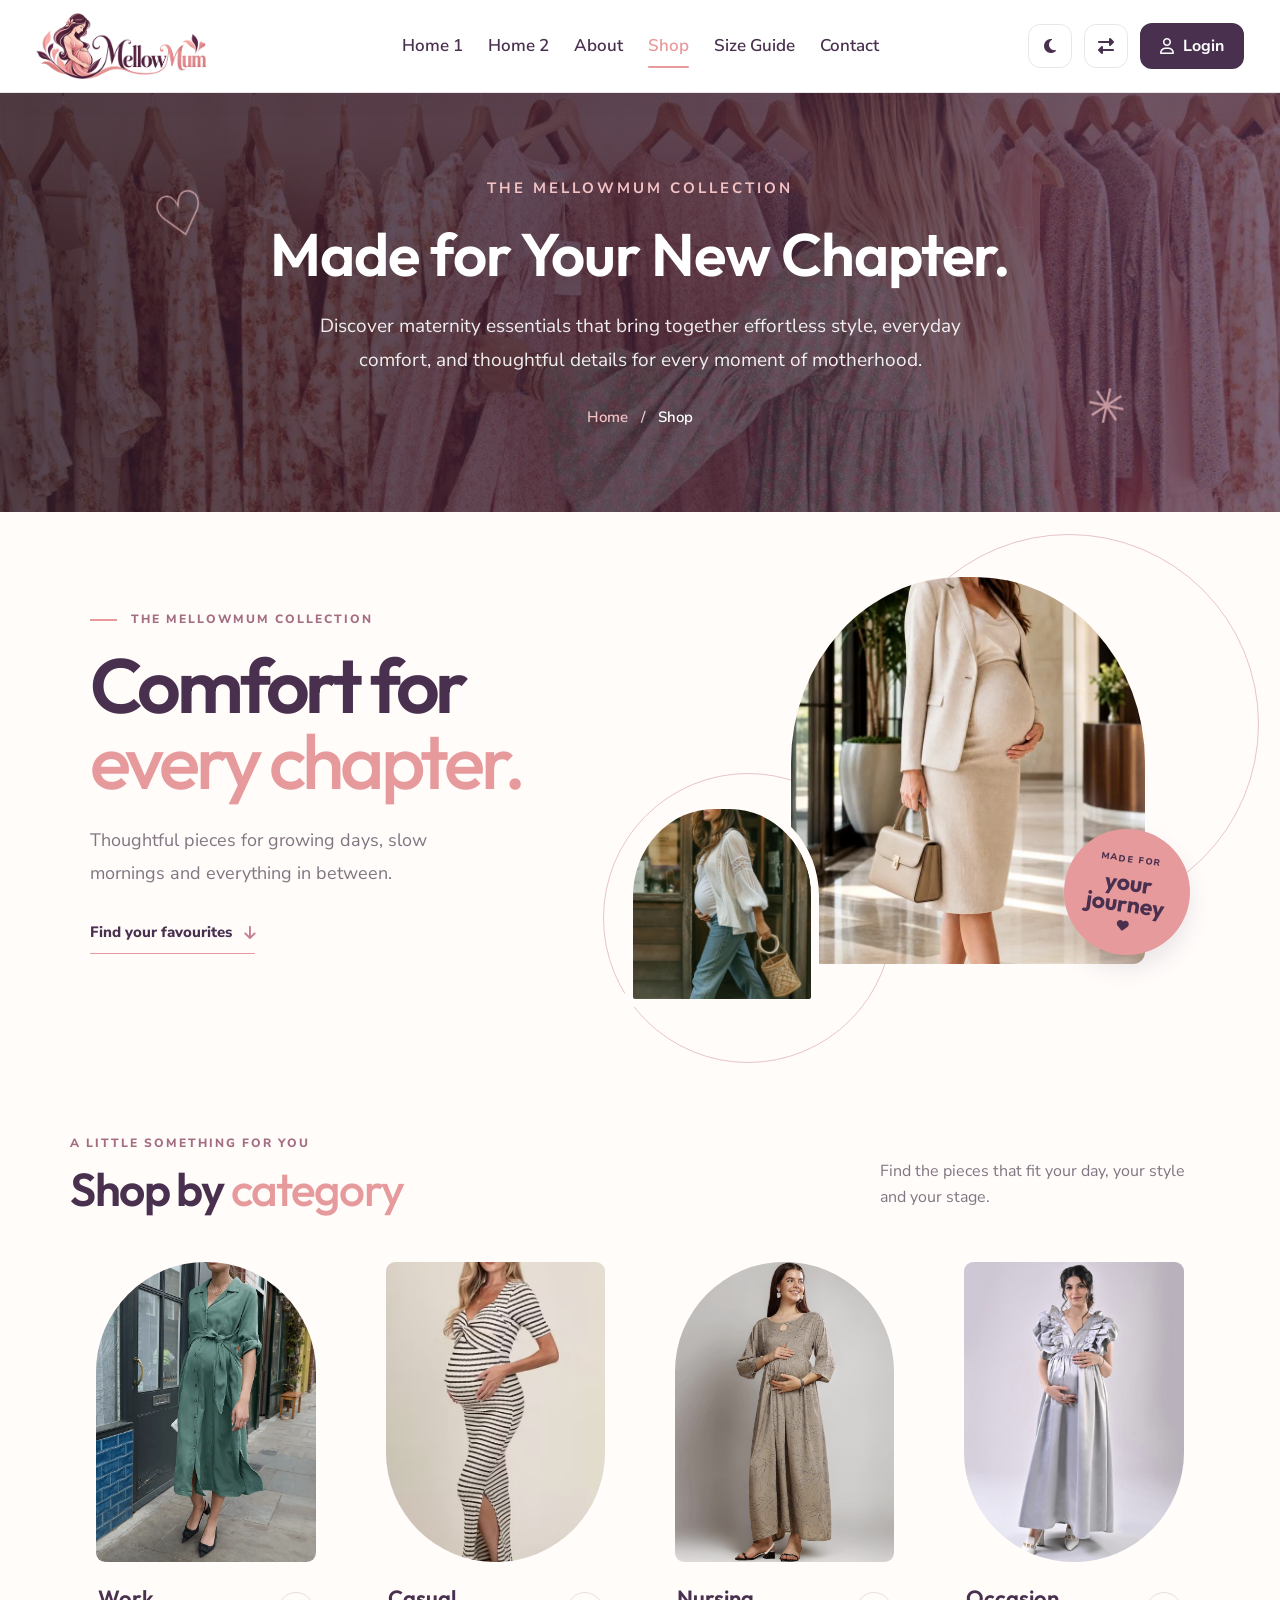
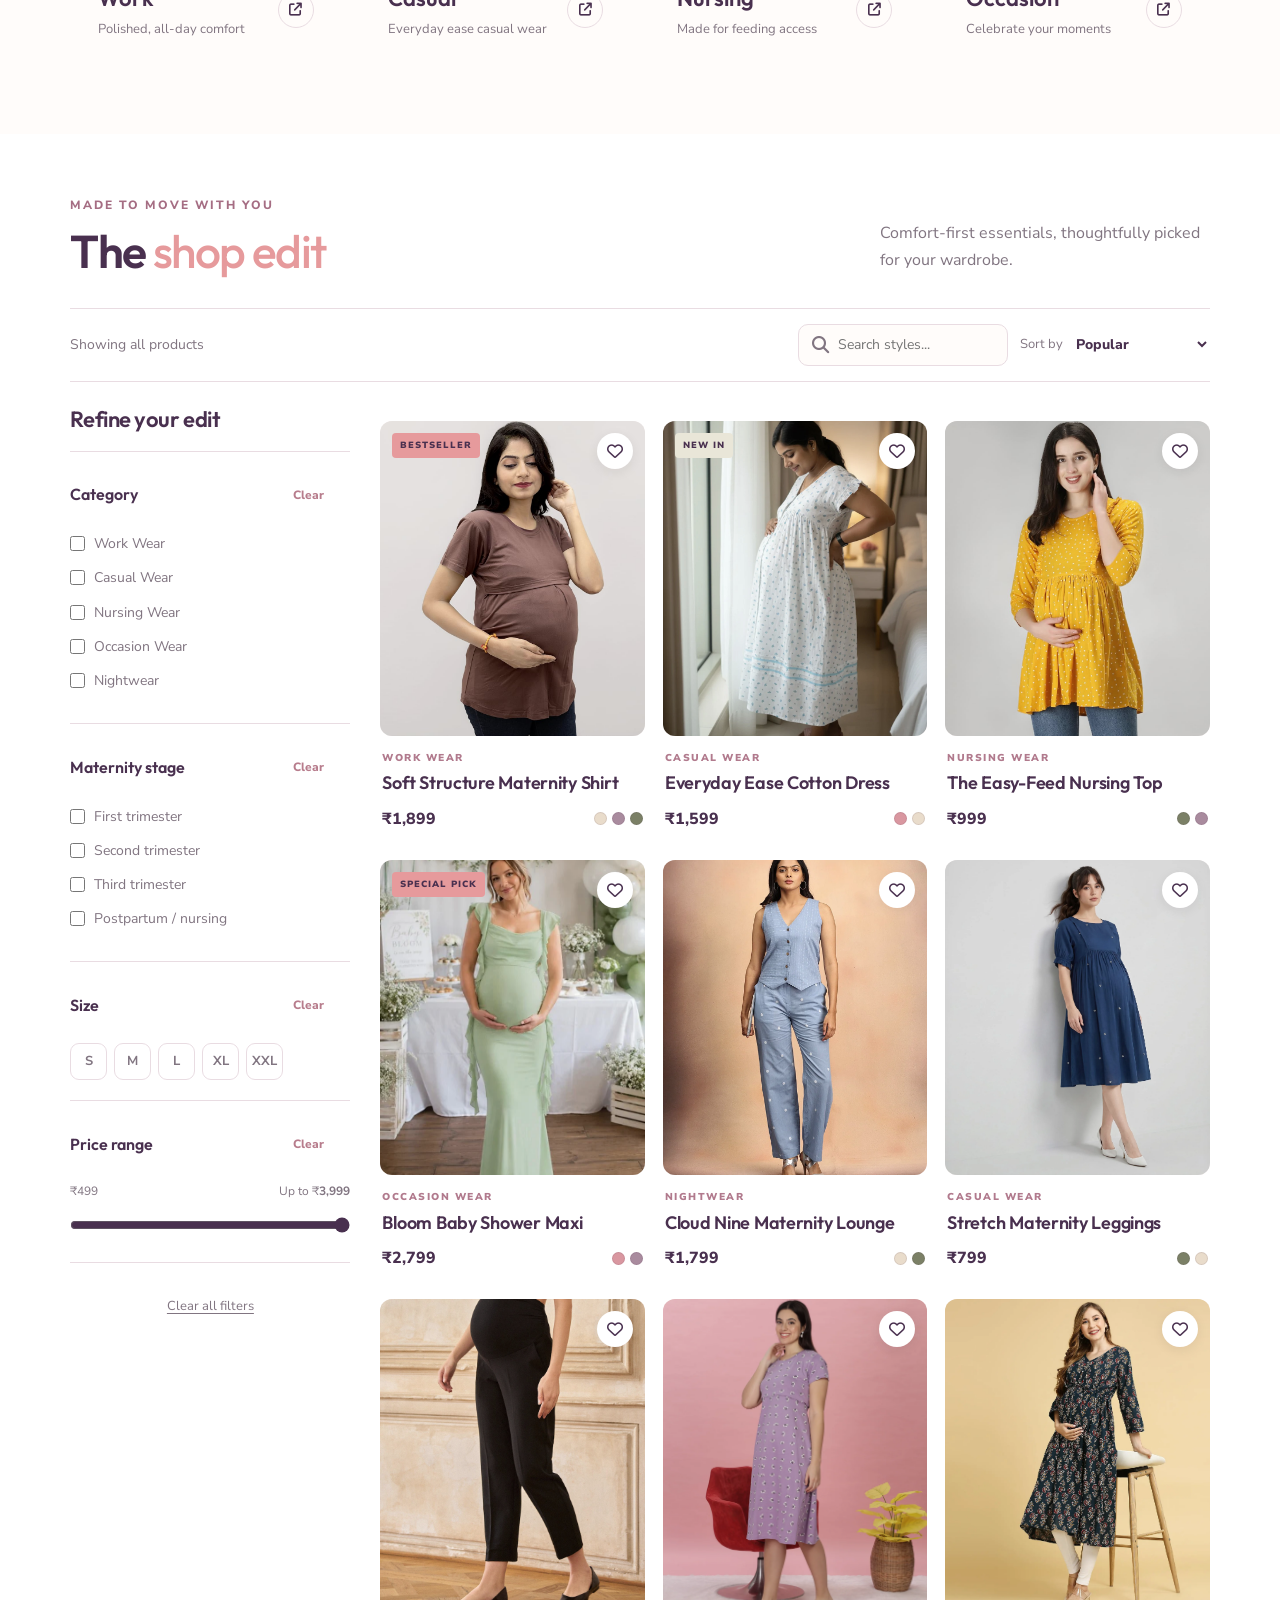
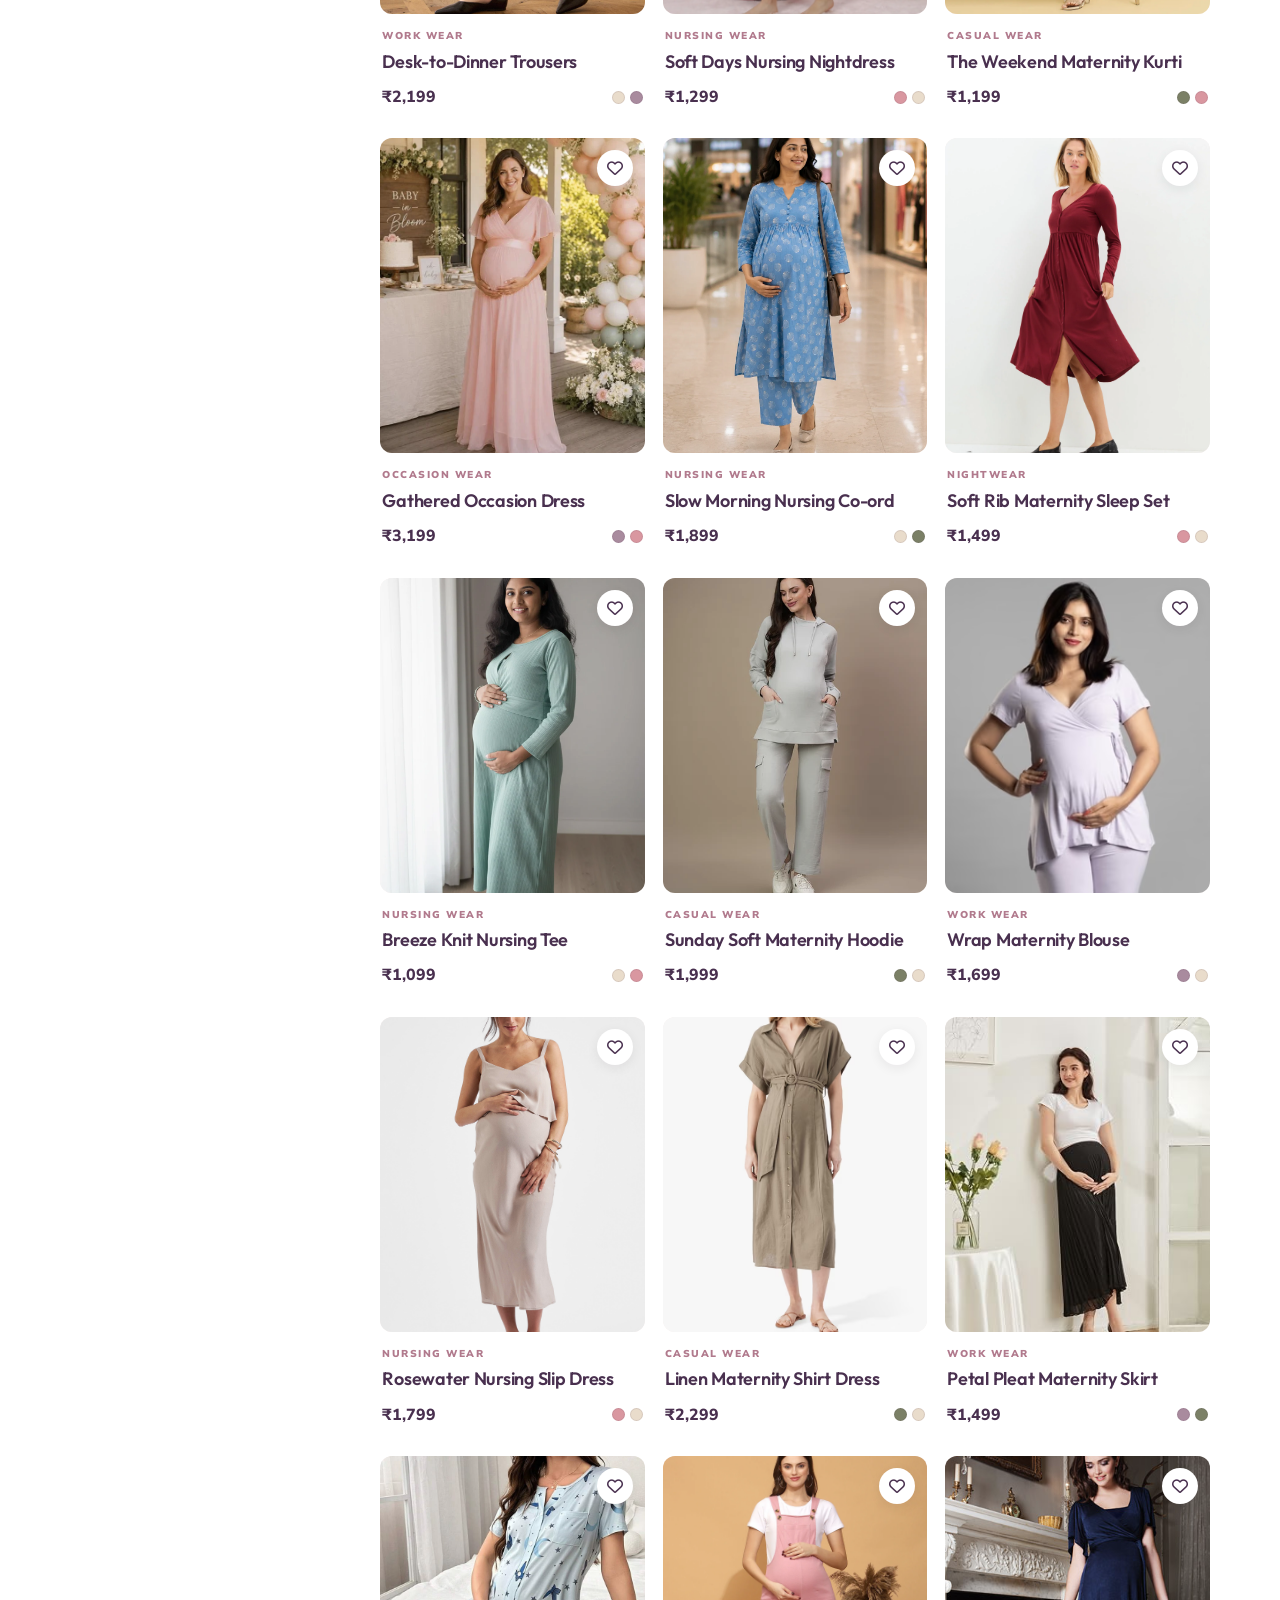
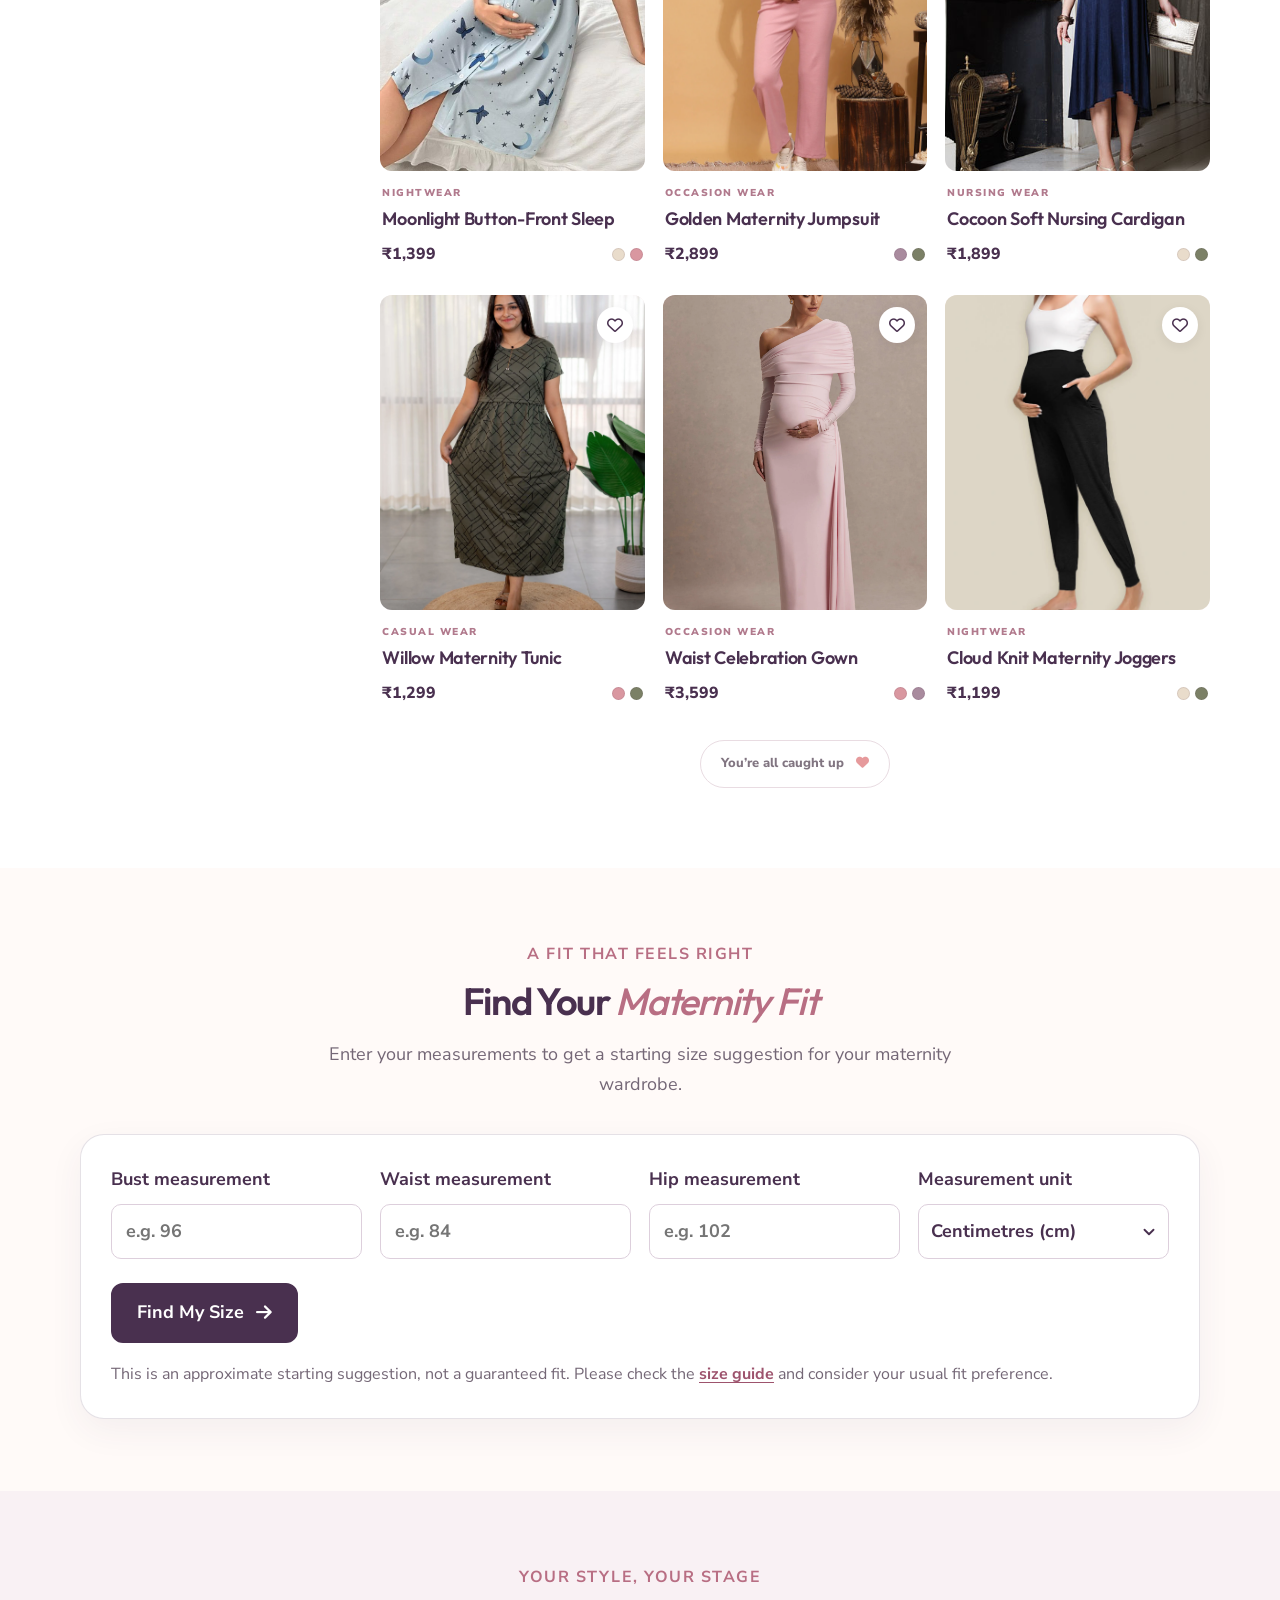
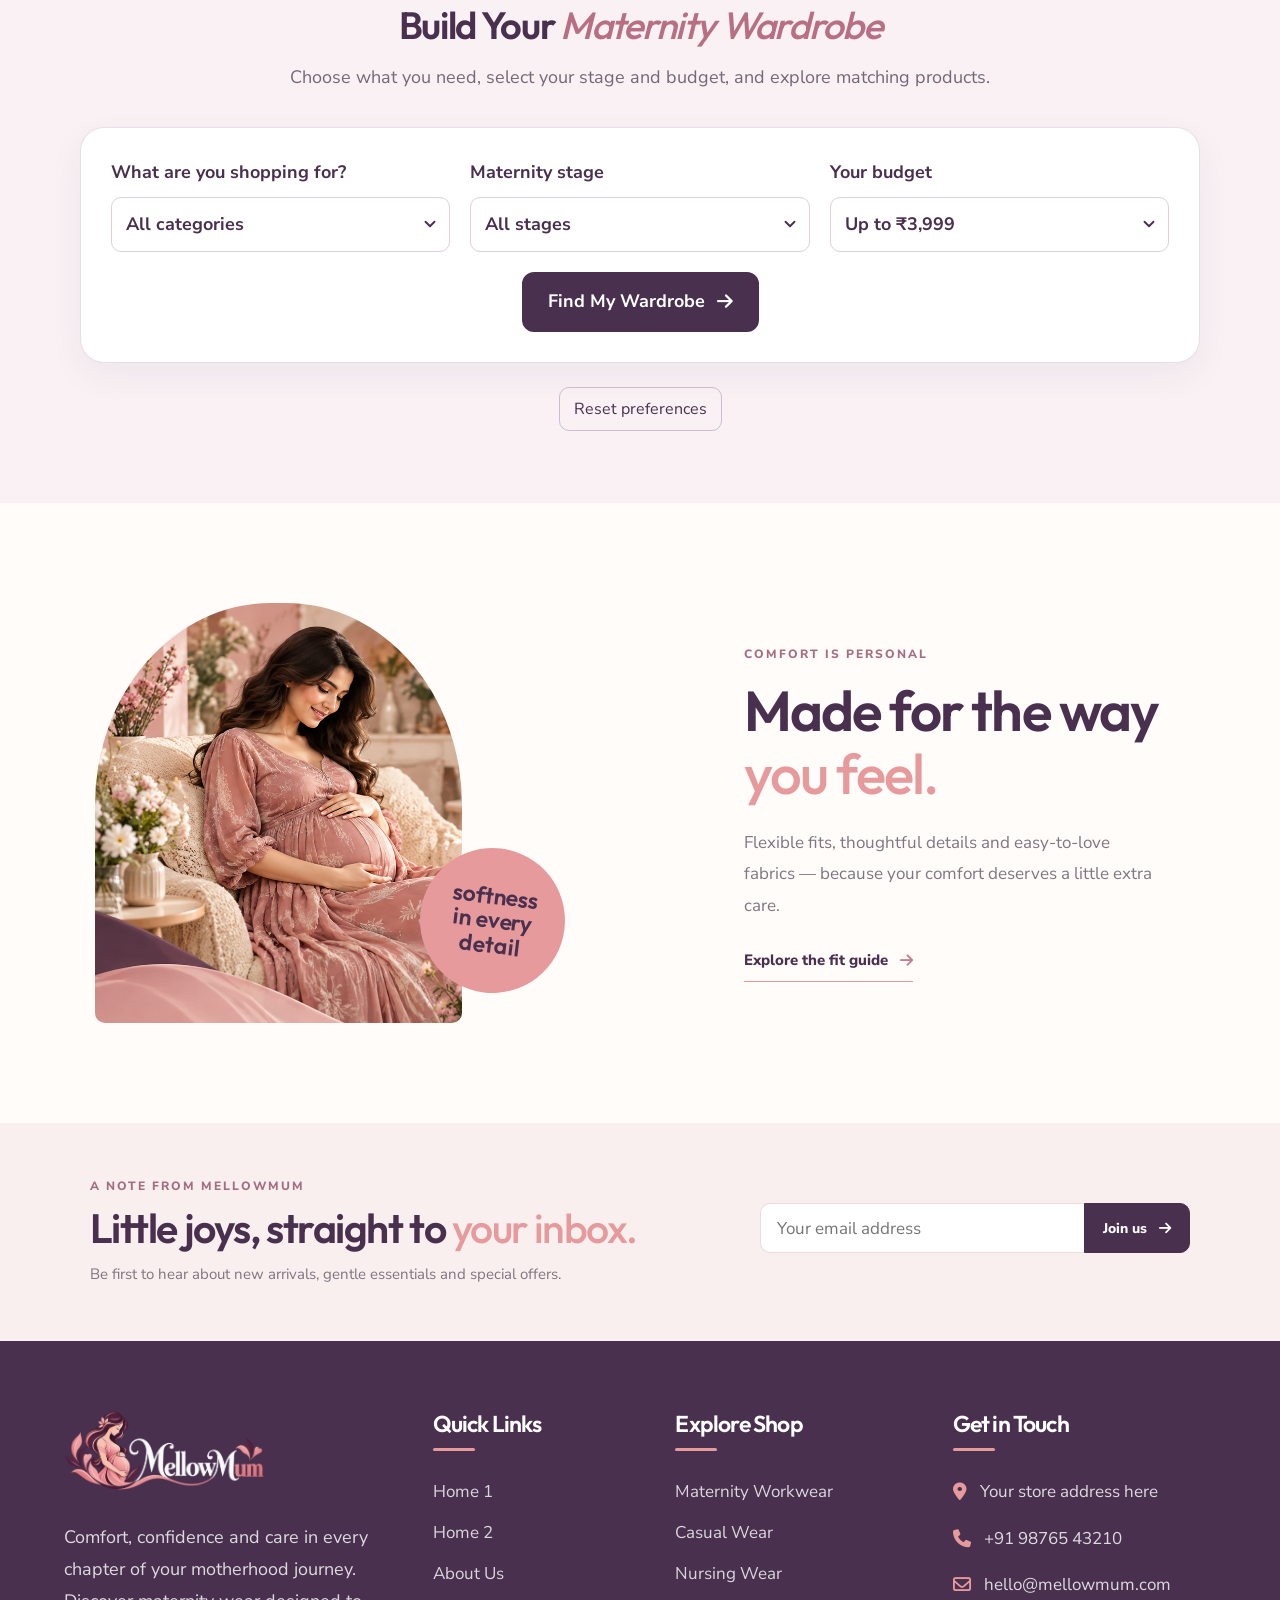
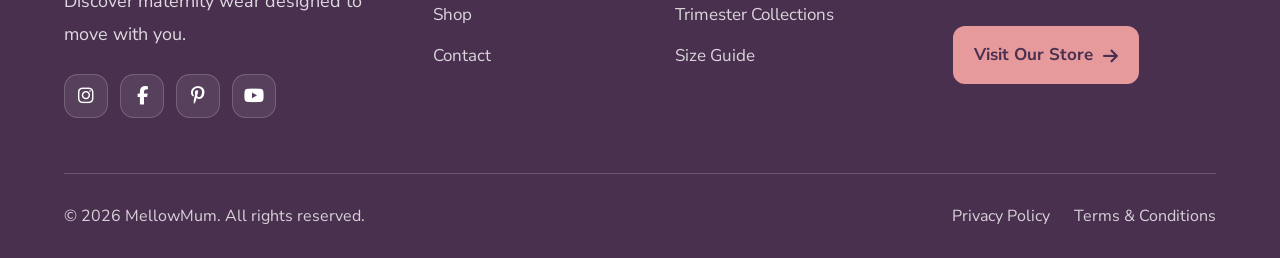
<file: shop.html>
<!DOCTYPE html>
<html lang="en">

<head>
    <meta charset="UTF-8">
    <meta name="viewport" content="width=device-width, initial-scale=1.0">

    <title>MellowMum</title>

    <meta name="description"
        content="Discover comfortable and stylish maternity wear at MellowMum, designed for every stage of motherhood.">

    <!-- Google Fonts -->
    <link rel="preconnect" href="https://fonts.googleapis.com">
    <link rel="preconnect" href="https://fonts.gstatic.com" crossorigin>

    <!-- Favicon -->
    <link rel="icon" type="image/png" href="images/favicon.png">

    <link
        href="https://fonts.googleapis.com/css2?family=Nunito+Sans:wght@400;500;600;700&family=Outfit:wght@400;500;600;700&display=swap"
        rel="stylesheet">

    <!-- Font Awesome -->
    <link rel="stylesheet" href="https://cdnjs.cloudflare.com/ajax/libs/font-awesome/6.7.2/css/all.min.css">

    <!-- Main CSS -->
    <link rel="stylesheet" href="css/style.css">
</head>

<body>


    <!-- ==========================
     MELLOWMUM HEADER
========================== -->

    <header class="mm-header">
        <div class="mm-header-inner">

            <!-- Logo -->
            <a href="index.html" class="mm-logo" aria-label="MellowMum Home">
                <img src="images/logo.png" alt="MellowMum">
            </a>

            <!-- Desktop Navigation -->
            <nav class="mm-desktop-nav" aria-label="Main navigation">
                <a href="index.html" class="mm-nav-link">Home 1</a>
                <a href="home-2.html" class="mm-nav-link">Home 2</a>
                <a href="about.html" class="mm-nav-link">About</a>
                <a href="shop.html" class="mm-nav-link active">Shop</a>
                <a href="size-guide.html" class="mm-nav-link">Size Guide</a>
                <a href="contact.html" class="mm-nav-link">Contact</a>
            </nav>

            <!-- Desktop Actions -->
            <div class="mm-desktop-actions">

                <button class="mm-icon-btn" id="mm-desktop-theme" type="button" aria-label="Toggle dark mode"
                    title="Dark mode">
                    <i class="fa-solid fa-moon"></i>
                </button>

                <button class="mm-icon-btn" id="mm-desktop-rtl" type="button" aria-label="Toggle RTL mode"
                    title="Toggle RTL">
                    <i class="fa-solid fa-right-left"></i>
                </button>

                <a href="login.html" class="mm-login-btn">
                    <i class="fa-regular fa-user"></i>
                    Login
                </a>

            </div>

            <!-- Responsive Menu Toggle -->
            <button class="mm-menu-toggle" id="mm-menu-toggle" type="button" aria-label="Open navigation menu"
                aria-expanded="false" aria-controls="mm-mobile-menu">
                <i class="fa-solid fa-bars"></i>
            </button>

        </div>

        <!-- Responsive Navigation -->
        <div class="mm-mobile-menu" id="mm-mobile-menu" aria-hidden="true" inert>

            <nav class="mm-mobile-nav" aria-label="Mobile navigation">
                <a href="index.html" class="mm-mobile-link">Home 1</a>
                <a href="home-2.html" class="mm-mobile-link">Home 2</a>
                <a href="about.html" class="mm-mobile-link">About</a>
                <a href="shop.html" class="mm-mobile-link active">Shop</a>
                <a href="size-guide.html" class="mm-mobile-link">Size Guide</a>
                <a href="contact.html" class="mm-mobile-link">Contact</a>
            </nav>

            <!-- Mobile Settings -->
            <div class="mm-mobile-settings">

                <button class="mm-setting-btn" id="mm-mobile-theme" type="button">
                    <i class="fa-solid fa-moon"></i>
                    <span>Dark Mode</span>
                </button>

                <button class="mm-setting-btn" id="mm-mobile-rtl" type="button">
                    <i class="fa-solid fa-right-left"></i>
                    <span>RTL Mode</span>
                </button>

                <a href="login.html" class="mm-login-btn mm-mobile-login">
                    <i class="fa-regular fa-user"></i>
                    Login
                </a>

            </div>

        </div>
    </header>


    <!-- COMMON INNER PAGE HERO -->
    <section class="mm-inner-hero shop-banner" id="page-hero">

        <div class="mm-inner-hero-overlay"></div>

        <div class="mm-inner-hero-content">

            <span class="mm-inner-hero-eyebrow">
                THE MELLOWMUM COLLECTION
            </span>

            <h1>Made for Your New Chapter.</h1>

            <p>
                Discover maternity essentials that bring together effortless style, everyday comfort, and thoughtful
                details for every moment of motherhood.
            </p>

            <nav class="mm-inner-hero-breadcrumb" aria-label="Breadcrumb">
                <a href="index.html">Home</a>
                <span aria-hidden="true">/</span>
                <span aria-current="page">Shop</span>
            </nav>

        </div>

        <span class="mm-inner-hero-decoration mm-inner-hero-decoration-one" aria-hidden="true">♡</span>

        <span class="mm-inner-hero-decoration mm-inner-hero-decoration-two" aria-hidden="true">✳</span>

    </section>


    <main>
        <!-- HERO -->
        <section class="shop-hero">
            <div class="hero-copy">
                <p class="eyebrow"><span></span> THE MELLOWMUM COLLECTION</p>
                <h1>Comfort for<br><em>every chapter.</em></h1>
                <p class="hero-description">
                    Thoughtful pieces for growing days, slow mornings and everything in between.
                </p>
                <a class="hero-link" href="#shop-products">
                    Find your favourites <i class="fa-solid fa-arrow-down"></i>
                </a>
            </div>

            <div class="hero-art" aria-label="Maternity fashion collection">
                <div class="hero-image hero-image-main">
                    <img src="images/s1.jpg" alt="Woman in soft neutral fashion">
                </div>
                <div class="hero-image hero-image-small">
                    <img src="images/s2.jpg" alt="Relaxed everyday fashion" loading="lazy">
                </div>
                <div class="hero-stamp">
                    <span>MADE FOR</span>
                    <strong>your<br>journey</strong>
                    <i class="fa-solid fa-heart"></i>
                </div>
                <span class="hero-orbit orbit-one"></span>
                <span class="hero-orbit orbit-two"></span>
            </div>
        </section>

        <!-- CATEGORY CARDS -->
        <section class="category-section" aria-labelledby="categoryTitle">
            <div class="section-intro">
                <div>
                    <p class="eyebrow">A LITTLE SOMETHING FOR YOU</p>
                    <h2 id="categoryTitle">Shop by <em>category</em></h2>
                </div>
                <p>Find the pieces that fit your day, your style and your stage.</p>
            </div>

            <div class="category-grid" id="categoryCards">
                <button class="category-card" data-category="Work Wear" type="button">
                    <span class="category-image">
                        <img src="images/category-work-wear.jpg" alt="" loading="lazy">
                    </span>
                    <span class="category-meta">
                        <span><b>Work</b><small>Polished, all-day comfort</small></span>
                        <i class="fa-solid fa-arrow-up-right-from-square"></i>
                    </span>
                </button>

                <button class="category-card" data-category="Casual Wear" type="button">
                    <span class="category-image">
                        <img src="images/category-casual-wear.jpg" alt="" loading="lazy">
                    </span>
                    <span class="category-meta">
                        <span><b>Casual</b><small>Everyday ease casual wear</small></span>
                        <i class="fa-solid fa-arrow-up-right-from-square"></i>
                    </span>
                </button>

                <button class="category-card" data-category="Nursing Wear" type="button">
                    <span class="category-image">
                        <img src="images/category-nursing-wear.jpg" alt="" loading="lazy">
                    </span>
                    <span class="category-meta">
                        <span><b>Nursing</b><small>Made for feeding access</small></span>
                        <i class="fa-solid fa-arrow-up-right-from-square"></i>
                    </span>
                </button>

                <button class="category-card" data-category="Occasion Wear" type="button">
                    <span class="category-image">
                        <img src="images/category-occasion-wear.jpg" alt="" loading="lazy">
                    </span>
                    <span class="category-meta">
                        <span><b>Occasion</b><small>Celebrate your moments</small></span>
                        <i class="fa-solid fa-arrow-up-right-from-square"></i>
                    </span>
                </button>
            </div>
        </section>

        <!-- PRODUCT SHOP -->
        <section class="product-section" id="shop-products" aria-labelledby="productTitle">
            <div class="section-intro product-intro">
                <div>
                    <p class="eyebrow">MADE TO MOVE WITH YOU</p>
                    <h2 id="productTitle">The <em>shop edit</em></h2>
                </div>
                <p>Comfort-first essentials, thoughtfully picked for your wardrobe.</p>
            </div>

            <div class="shop-toolbar">
                <p id="resultCount" aria-live="polite">Showing all products</p>
                <div class="toolbar-actions">
                    <label class="search-box">
                        <i class="fa-solid fa-magnifying-glass"></i>
                        <input type="search" id="productSearch" placeholder="Search styles..."
                            aria-label="Search products">
                    </label>

                    <button class="filter-open" id="filterOpen" type="button">
                        <i class="fa-solid fa-sliders"></i> Filters
                        <span id="activeFilterCount">0</span>
                    </button>

                    <label class="sort-control">
                        <span>Sort by</span>
                        <select id="sortSelect" aria-label="Sort products">
                            <option value="popular">Popular</option>
                            <option value="price-low">Price: low to high</option>
                            <option value="price-high">Price: high to low</option>
                            <option value="newest">Newest arrivals</option>
                        </select>
                    </label>
                </div>
            </div>

            <div class="shop-layout">
                <div class="filter-backdrop" id="filterBackdrop"></div>

                <aside class="filter-panel" id="filterPanel" aria-label="Product filters">
                    <div class="filter-panel-heading">
                        <h3>Refine your edit</h3>
                        <button type="button" class="filter-close" id="filterClose" aria-label="Close filters">
                            <i class="fa-solid fa-xmark"></i>
                        </button>
                    </div>

                    <div class="filter-group">
                        <div class="filter-heading">
                            <h4>Category</h4>
                            <button type="button" data-clear="category">Clear</button>
                        </div>
                        <label class="check-row"><input type="checkbox" name="category" value="Work Wear"><span>Work
                                Wear</span></label>
                        <label class="check-row"><input type="checkbox" name="category" value="Casual Wear"><span>Casual
                                Wear</span></label>
                        <label class="check-row"><input type="checkbox" name="category"
                                value="Nursing Wear"><span>Nursing Wear</span></label>
                        <label class="check-row"><input type="checkbox" name="category"
                                value="Occasion Wear"><span>Occasion Wear</span></label>
                        <label class="check-row"><input type="checkbox" name="category"
                                value="Nightwear"><span>Nightwear</span></label>
                    </div>

                    <div class="filter-group">
                        <div class="filter-heading">
                            <h4>Maternity stage</h4>
                            <button type="button" data-clear="stage">Clear</button>
                        </div>
                        <label class="check-row"><input type="checkbox" name="stage" value="First trimester"><span>First
                                trimester</span></label>
                        <label class="check-row"><input type="checkbox" name="stage"
                                value="Second trimester"><span>Second trimester</span></label>
                        <label class="check-row"><input type="checkbox" name="stage" value="Third trimester"><span>Third
                                trimester</span></label>
                        <label class="check-row"><input type="checkbox" name="stage" value="Postpartum"><span>Postpartum
                                / nursing</span></label>
                    </div>

                    <div class="filter-group">
                        <div class="filter-heading">
                            <h4>Size</h4>
                            <button type="button" data-clear="size">Clear</button>
                        </div>
                        <div class="size-options">
                            <label><input type="checkbox" name="size" value="S"><span>S</span></label>
                            <label><input type="checkbox" name="size" value="M"><span>M</span></label>
                            <label><input type="checkbox" name="size" value="L"><span>L</span></label>
                            <label><input type="checkbox" name="size" value="XL"><span>XL</span></label>
                            <label><input type="checkbox" name="size" value="XXL"><span>XXL</span></label>
                        </div>
                    </div>

                    <div class="filter-group">
                        <div class="filter-heading">
                            <h4>Price range</h4>
                            <button type="button" data-clear="price">Clear</button>
                        </div>
                        <div class="price-range-label">
                            <span>₹499</span>
                            <span>Up to ₹<b id="priceMaxLabel">3,999</b></span>
                        </div>
                        <input class="price-range" type="range" id="priceRange" min="499" max="3999" step="100"
                            value="3999" aria-label="Maximum price">
                    </div>

                    <div class="filter-bottom">
                        <button class="clear-all" id="clearAll" type="button">Clear all filters</button>
                        <button class="apply-filters" id="applyFilters" type="button">
                            Show results <i class="fa-solid fa-arrow-right"></i>
                        </button>
                    </div>
                </aside>

                <div class="products-area">
                    <div class="active-filters" id="activeFilters"></div>

                    <div class="product-grid" id="productGrid">

                        <article class="product-card" data-id="1" data-name="Soft Structure Maternity Shirt"
                            data-category="Work Wear" data-stage="Second trimester,Third trimester"
                            data-sizes="S,M,L,XL" data-price="1899" data-popular="10" data-date="202610">
                            <div class="product-image">
                                <img src="images/product-1.jpg" alt="Neutral tailored shirt" loading="lazy">
                                <span class="product-badge">BESTSELLER</span>
                                <button class="wishlist-button" type="button"
                                    aria-label="Add Soft Structure Maternity Shirt to wishlist"><i
                                        class="fa-regular fa-heart"></i></button>
                                <button class="quick-add" type="button" data-add="1">Quick add <i
                                        class="fa-solid fa-plus"></i></button>
                            </div>
                            <div class="product-info">
                                <p class="product-category">WORK WEAR</p>
                                <h3>Soft Structure Maternity Shirt</h3>
                                <div class="product-bottom">
                                    <p class="price">₹1,899</p>
                                    <div class="swatches"><i class="swatch swatch-cream"></i><i
                                            class="swatch swatch-mauve"></i><i class="swatch swatch-olive"></i>
                                    </div>
                                </div>
                            </div>
                        </article>

                        <article class="product-card" data-id="2" data-name="Everyday Ease Cotton Dress"
                            data-category="Casual Wear" data-stage="First trimester,Second trimester,Third trimester"
                            data-sizes="S,M,L,XL,XXL" data-price="1599" data-popular="9" data-date="202609">
                            <div class="product-image">
                                <img src="images/product-2.jpg" alt="Casual floral dress" loading="lazy">
                                <span class="product-badge badge-new">NEW IN</span>
                                <button class="wishlist-button" type="button"
                                    aria-label="Add Everyday Ease Cotton Dress to wishlist"><i
                                        class="fa-regular fa-heart"></i></button>
                                <button class="quick-add" type="button" data-add="2">Quick add <i
                                        class="fa-solid fa-plus"></i></button>
                            </div>
                            <div class="product-info">
                                <p class="product-category">CASUAL WEAR</p>
                                <h3>Everyday Ease Cotton Dress</h3>
                                <div class="product-bottom">
                                    <p class="price">₹1,599</p>
                                    <div class="swatches"><i class="swatch swatch-rose"></i><i
                                            class="swatch swatch-cream"></i></div>
                                </div>
                            </div>
                        </article>

                        <article class="product-card" data-id="3" data-name="The Easy-Feed Nursing Top"
                            data-category="Nursing Wear" data-stage="Postpartum,Third trimester"
                            data-sizes="S,M,L,XL,XXL" data-price="999" data-popular="8" data-date="202608">
                            <div class="product-image">
                                <img src="images/product-3.jpg" alt="Soft nursing-friendly top" loading="lazy">
                                <button class="wishlist-button" type="button"
                                    aria-label="Add The Easy-Feed Nursing Top to wishlist"><i
                                        class="fa-regular fa-heart"></i></button>
                                <button class="quick-add" type="button" data-add="3">Quick add <i
                                        class="fa-solid fa-plus"></i></button>
                            </div>
                            <div class="product-info">
                                <p class="product-category">NURSING WEAR</p>
                                <h3>The Easy-Feed Nursing Top</h3>
                                <div class="product-bottom">
                                    <p class="price">₹999</p>
                                    <div class="swatches"><i class="swatch swatch-olive"></i><i
                                            class="swatch swatch-mauve"></i></div>
                                </div>
                            </div>
                        </article>

                        <article class="product-card" data-id="4" data-name="Bloom Baby Shower Maxi"
                            data-category="Occasion Wear" data-stage="Second trimester,Third trimester"
                            data-sizes="S,M,L,XL" data-price="2799" data-popular="7" data-date="202607">
                            <div class="product-image">
                                <img src="images/product-4.jpg" alt="Occasion maxi dress" loading="lazy">
                                <span class="product-badge">SPECIAL PICK</span>
                                <button class="wishlist-button" type="button"
                                    aria-label="Add Bloom Baby Shower Maxi to wishlist"><i
                                        class="fa-regular fa-heart"></i></button>
                                <button class="quick-add" type="button" data-add="4">Quick add <i
                                        class="fa-solid fa-plus"></i></button>
                            </div>
                            <div class="product-info">
                                <p class="product-category">OCCASION WEAR</p>
                                <h3>Bloom Baby Shower Maxi</h3>
                                <div class="product-bottom">
                                    <p class="price">₹2,799</p>
                                    <div class="swatches"><i class="swatch swatch-rose"></i><i
                                            class="swatch swatch-mauve"></i></div>
                                </div>
                            </div>
                        </article>

                        <article class="product-card" data-id="5" data-name="Cloud Nine Maternity Lounge Set"
                            data-category="Nightwear" data-stage="Second trimester,Third trimester,Postpartum"
                            data-sizes="S,M,L,XL,XXL" data-price="1799" data-popular="6" data-date="202606">
                            <div class="product-image">
                                <img src="images/product-5.jpg" alt="Comfortable lounge set" loading="lazy">
                                <button class="wishlist-button" type="button"
                                    aria-label="Add Cloud Nine Maternity Lounge Set to wishlist"><i
                                        class="fa-regular fa-heart"></i></button>
                                <button class="quick-add" type="button" data-add="5">Quick add <i
                                        class="fa-solid fa-plus"></i></button>
                            </div>
                            <div class="product-info">
                                <p class="product-category">NIGHTWEAR</p>
                                <h3>Cloud Nine Maternity Lounge</h3>
                                <div class="product-bottom">
                                    <p class="price">₹1,799</p>
                                    <div class="swatches"><i class="swatch swatch-cream"></i><i
                                            class="swatch swatch-olive"></i></div>
                                </div>
                            </div>
                        </article>

                        <article class="product-card" data-id="6" data-name="Everyday Stretch Maternity Leggings"
                            data-category="Casual Wear"
                            data-stage="First trimester,Second trimester,Third trimester,Postpartum"
                            data-sizes="S,M,L,XL,XXL" data-price="799" data-popular="9" data-date="202605">
                            <div class="product-image">
                                <img src="images/product-6.jpg" alt="Everyday casual outfit" loading="lazy">
                                <button class="wishlist-button" type="button"
                                    aria-label="Add Everyday Stretch Maternity Leggings to wishlist"><i
                                        class="fa-regular fa-heart"></i></button>
                                <button class="quick-add" type="button" data-add="6">Quick add <i
                                        class="fa-solid fa-plus"></i></button>
                            </div>
                            <div class="product-info">
                                <p class="product-category">CASUAL WEAR</p>
                                <h3>Stretch Maternity Leggings</h3>
                                <div class="product-bottom">
                                    <p class="price">₹799</p>
                                    <div class="swatches"><i class="swatch swatch-olive"></i><i
                                            class="swatch swatch-cream"></i></div>
                                </div>
                            </div>
                        </article>

                        <article class="product-card" data-id="7" data-name="Desk-to-Dinner Maternity Trousers"
                            data-category="Work Wear" data-stage="Second trimester,Third trimester"
                            data-sizes="S,M,L,XL" data-price="2199" data-popular="5" data-date="202604">
                            <div class="product-image">
                                <img src="images/product-7.jpg" alt="Smart casual workwear" loading="lazy">
                                <button class="wishlist-button" type="button"
                                    aria-label="Add Desk-to-Dinner Maternity Trousers to wishlist"><i
                                        class="fa-regular fa-heart"></i></button>
                                <button class="quick-add" type="button" data-add="7">Quick add <i
                                        class="fa-solid fa-plus"></i></button>
                            </div>
                            <div class="product-info">
                                <p class="product-category">WORK WEAR</p>
                                <h3>Desk-to-Dinner Trousers</h3>
                                <div class="product-bottom">
                                    <p class="price">₹2,199</p>
                                    <div class="swatches"><i class="swatch swatch-cream"></i><i
                                            class="swatch swatch-mauve"></i></div>
                                </div>
                            </div>
                        </article>

                        <article class="product-card" data-id="8" data-name="Soft Days Nursing Nightdress"
                            data-category="Nursing Wear" data-stage="Postpartum,Third trimester"
                            data-sizes="S,M,L,XL,XXL" data-price="1299" data-popular="8" data-date="202603">
                            <div class="product-image">
                                <img src="images/product-8.jpg" alt="Soft nightwear" loading="lazy">
                                <button class="wishlist-button" type="button"
                                    aria-label="Add Soft Days Nursing Nightdress to wishlist"><i
                                        class="fa-regular fa-heart"></i></button>
                                <button class="quick-add" type="button" data-add="8">Quick add <i
                                        class="fa-solid fa-plus"></i></button>
                            </div>
                            <div class="product-info">
                                <p class="product-category">NURSING WEAR</p>
                                <h3>Soft Days Nursing Nightdress</h3>
                                <div class="product-bottom">
                                    <p class="price">₹1,299</p>
                                    <div class="swatches"><i class="swatch swatch-rose"></i><i
                                            class="swatch swatch-cream"></i></div>
                                </div>
                            </div>
                        </article>

                        <article class="product-card" data-id="9" data-name="The Weekend Maternity Kurti"
                            data-category="Casual Wear" data-stage="First trimester,Second trimester,Third trimester"
                            data-sizes="S,M,L,XL,XXL" data-price="1199" data-popular="6" data-date="202602">
                            <div class="product-image">
                                <img src="images/product-9.jpg" alt="Casual printed outfit" loading="lazy">
                                <button class="wishlist-button" type="button"
                                    aria-label="Add The Weekend Maternity Kurti to wishlist"><i
                                        class="fa-regular fa-heart"></i></button>
                                <button class="quick-add" type="button" data-add="9">Quick add <i
                                        class="fa-solid fa-plus"></i></button>
                            </div>
                            <div class="product-info">
                                <p class="product-category">CASUAL WEAR</p>
                                <h3>The Weekend Maternity Kurti</h3>
                                <div class="product-bottom">
                                    <p class="price">₹1,199</p>
                                    <div class="swatches"><i class="swatch swatch-olive"></i><i
                                            class="swatch swatch-rose"></i></div>
                                </div>
                            </div>
                        </article>

                        <article class="product-card" data-id="10" data-name="Graceful Gathered Occasion Dress"
                            data-category="Occasion Wear" data-stage="Second trimester,Third trimester"
                            data-sizes="S,M,L,XL" data-price="3199" data-popular="4" data-date="202601">
                            <div class="product-image">
                                <img src="images/product-10.jpg" alt="Elegant occasion dress" loading="lazy">
                                <button class="wishlist-button" type="button"
                                    aria-label="Add Graceful Gathered Occasion Dress to wishlist"><i
                                        class="fa-regular fa-heart"></i></button>
                                <button class="quick-add" type="button" data-add="10">Quick add <i
                                        class="fa-solid fa-plus"></i></button>
                            </div>
                            <div class="product-info">
                                <p class="product-category">OCCASION WEAR</p>
                                <h3>Gathered Occasion Dress</h3>
                                <div class="product-bottom">
                                    <p class="price">₹3,199</p>
                                    <div class="swatches"><i class="swatch swatch-mauve"></i><i
                                            class="swatch swatch-rose"></i></div>
                                </div>
                            </div>
                        </article>

                        <article class="product-card" data-id="11" data-name="Slow Morning Nursing Co-ord"
                            data-category="Nursing Wear" data-stage="Postpartum,Third trimester"
                            data-sizes="S,M,L,XL,XXL" data-price="1899" data-popular="7" data-date="202512">
                            <div class="product-image">
                                <img src="images/product-11.jpg" alt="Soft matching set" loading="lazy">
                                <button class="wishlist-button" type="button"
                                    aria-label="Add Slow Morning Nursing Co-ord to wishlist"><i
                                        class="fa-regular fa-heart"></i></button>
                                <button class="quick-add" type="button" data-add="11">Quick add <i
                                        class="fa-solid fa-plus"></i></button>
                            </div>
                            <div class="product-info">
                                <p class="product-category">NURSING WEAR</p>
                                <h3>Slow Morning Nursing Co-ord</h3>
                                <div class="product-bottom">
                                    <p class="price">₹1,899</p>
                                    <div class="swatches"><i class="swatch swatch-cream"></i><i
                                            class="swatch swatch-olive"></i></div>
                                </div>
                            </div>
                        </article>

                        <article class="product-card" data-id="12" data-name="Soft Rib Maternity Sleep Set"
                            data-category="Nightwear" data-stage="Second trimester,Third trimester,Postpartum"
                            data-sizes="S,M,L,XL,XXL" data-price="1499" data-popular="5" data-date="202511">
                            <div class="product-image">
                                <img src="images/product-12.jpg" alt="Comfortable sleepwear" loading="lazy">
                                <button class="wishlist-button" type="button"
                                    aria-label="Add Soft Rib Maternity Sleep Set to wishlist"><i
                                        class="fa-regular fa-heart"></i></button>
                                <button class="quick-add" type="button" data-add="12">Quick add <i
                                        class="fa-solid fa-plus"></i></button>
                            </div>
                            <div class="product-info">
                                <p class="product-category">NIGHTWEAR</p>
                                <h3>Soft Rib Maternity Sleep Set</h3>
                                <div class="product-bottom">
                                    <p class="price">₹1,499</p>
                                    <div class="swatches"><i class="swatch swatch-rose"></i><i
                                            class="swatch swatch-cream"></i></div>
                                </div>
                            </div>
                        </article>

                        <article class="product-card" data-id="13" data-name="Breeze Knit Nursing Tee"
                            data-category="Nursing Wear" data-stage="Third trimester,Postpartum"
                            data-sizes="S,M,L,XL,XXL" data-price="1099" data-popular="8" data-date="202510">
                            <div class="product-image">
                                <img src="images/product-13.jpg" alt="Soft knit maternity top" loading="lazy">
                                <button class="wishlist-button" type="button"
                                    aria-label="Add Breeze Knit Nursing Tee to wishlist"><i
                                        class="fa-regular fa-heart"></i></button>
                                <button class="quick-add" type="button" data-add="13">Quick add <i
                                        class="fa-solid fa-plus"></i></button>
                            </div>
                            <div class="product-info">
                                <p class="product-category">NURSING WEAR</p>
                                <h3>Breeze Knit Nursing Tee</h3>
                                <div class="product-bottom">
                                    <p class="price">₹1,099</p>
                                    <div class="swatches"><i class="swatch swatch-cream"></i><i
                                            class="swatch swatch-rose"></i></div>
                                </div>
                            </div>
                        </article>

                        <article class="product-card" data-id="14" data-name="Sunday Soft Maternity Hoodie"
                            data-category="Casual Wear" data-stage="Second trimester,Third trimester,Postpartum"
                            data-sizes="S,M,L,XL,XXL" data-price="1999" data-popular="7" data-date="202509">
                            <div class="product-image">
                                <img src="images/product-14.jpg" alt="Relaxed soft maternity hoodie" loading="lazy">
                                <button class="wishlist-button" type="button"
                                    aria-label="Add Sunday Soft Maternity Hoodie to wishlist"><i
                                        class="fa-regular fa-heart"></i></button>
                                <button class="quick-add" type="button" data-add="14">Quick add <i
                                        class="fa-solid fa-plus"></i></button>
                            </div>
                            <div class="product-info">
                                <p class="product-category">CASUAL WEAR</p>
                                <h3>Sunday Soft Maternity Hoodie</h3>
                                <div class="product-bottom">
                                    <p class="price">₹1,999</p>
                                    <div class="swatches"><i class="swatch swatch-olive"></i><i
                                            class="swatch swatch-cream"></i></div>
                                </div>
                            </div>
                        </article>

                        <article class="product-card" data-id="15" data-name="Meadow Wrap Maternity Blouse"
                            data-category="Work Wear" data-stage="First trimester,Second trimester,Third trimester"
                            data-sizes="S,M,L,XL" data-price="1699" data-popular="6" data-date="202508">
                            <div class="product-image">
                                <img src="images/product-15.jpg" alt="Elegant wrap maternity blouse" loading="lazy">
                                <button class="wishlist-button" type="button"
                                    aria-label="Add Meadow Wrap Maternity Blouse to wishlist"><i
                                        class="fa-regular fa-heart"></i></button>
                                <button class="quick-add" type="button" data-add="15">Quick add <i
                                        class="fa-solid fa-plus"></i></button>
                            </div>
                            <div class="product-info">
                                <p class="product-category">WORK WEAR</p>
                                <h3>Wrap Maternity Blouse</h3>
                                <div class="product-bottom">
                                    <p class="price">₹1,699</p>
                                    <div class="swatches"><i class="swatch swatch-mauve"></i><i
                                            class="swatch swatch-cream"></i></div>
                                </div>
                            </div>
                        </article>

                        <article class="product-card" data-id="16" data-name="Rosewater Nursing Slip Dress"
                            data-category="Nursing Wear" data-stage="Third trimester,Postpartum"
                            data-sizes="S,M,L,XL,XXL" data-price="1799" data-popular="9" data-date="202507">
                            <div class="product-image">
                                <img src="images/product-16.jpg" alt="Light nursing friendly slip dress" loading="lazy">
                                <button class="wishlist-button" type="button"
                                    aria-label="Add Rosewater Nursing Slip Dress to wishlist"><i
                                        class="fa-regular fa-heart"></i></button>
                                <button class="quick-add" type="button" data-add="16">Quick add <i
                                        class="fa-solid fa-plus"></i></button>
                            </div>
                            <div class="product-info">
                                <p class="product-category">NURSING WEAR</p>
                                <h3>Rosewater Nursing Slip Dress</h3>
                                <div class="product-bottom">
                                    <p class="price">₹1,799</p>
                                    <div class="swatches"><i class="swatch swatch-rose"></i><i
                                            class="swatch swatch-cream"></i></div>
                                </div>
                            </div>
                        </article>

                        <article class="product-card" data-id="17" data-name="Harbor Linen Maternity Shirt Dress"
                            data-category="Casual Wear" data-stage="Second trimester,Third trimester"
                            data-sizes="S,M,L,XL,XXL" data-price="2299" data-popular="5" data-date="202506">
                            <div class="product-image">
                                <img src="images/product-17.jpg" alt="Breezy linen shirt dress" loading="lazy">
                                <button class="wishlist-button" type="button"
                                    aria-label="Add Harbor Linen Maternity Shirt Dress to wishlist"><i
                                        class="fa-regular fa-heart"></i></button>
                                <button class="quick-add" type="button" data-add="17">Quick add <i
                                        class="fa-solid fa-plus"></i></button>
                            </div>
                            <div class="product-info">
                                <p class="product-category">CASUAL WEAR</p>
                                <h3>Linen Maternity Shirt Dress</h3>
                                <div class="product-bottom">
                                    <p class="price">₹2,299</p>
                                    <div class="swatches"><i class="swatch swatch-olive"></i><i
                                            class="swatch swatch-cream"></i></div>
                                </div>
                            </div>
                        </article>

                        <article class="product-card" data-id="18" data-name="Petal Pleat Maternity Skirt"
                            data-category="Work Wear" data-stage="Second trimester,Third trimester"
                            data-sizes="S,M,L,XL" data-price="1499" data-popular="4" data-date="202505">
                            <div class="product-image">
                                <img src="images/product-18.jpg" alt="Flowing pleated maternity skirt" loading="lazy">
                                <button class="wishlist-button" type="button"
                                    aria-label="Add Petal Pleat Maternity Skirt to wishlist"><i
                                        class="fa-regular fa-heart"></i></button>
                                <button class="quick-add" type="button" data-add="18">Quick add <i
                                        class="fa-solid fa-plus"></i></button>
                            </div>
                            <div class="product-info">
                                <p class="product-category">WORK WEAR</p>
                                <h3>Petal Pleat Maternity Skirt</h3>
                                <div class="product-bottom">
                                    <p class="price">₹1,499</p>
                                    <div class="swatches"><i class="swatch swatch-mauve"></i><i
                                            class="swatch swatch-olive"></i></div>
                                </div>
                            </div>
                        </article>

                        <article class="product-card" data-id="19" data-name="Moonlight Button-Front Sleep Dress"
                            data-category="Nightwear" data-stage="Third trimester,Postpartum" data-sizes="S,M,L,XL,XXL"
                            data-price="1399" data-popular="7" data-date="202504">
                            <div class="product-image">
                                <img src="images/product-19.jpg" alt="Button-front maternity sleep dress"
                                    loading="lazy">
                                <button class="wishlist-button" type="button"
                                    aria-label="Add Moonlight Button-Front Sleep Dress to wishlist"><i
                                        class="fa-regular fa-heart"></i></button>
                                <button class="quick-add" type="button" data-add="19">Quick add <i
                                        class="fa-solid fa-plus"></i></button>
                            </div>
                            <div class="product-info">
                                <p class="product-category">NIGHTWEAR</p>
                                <h3>Moonlight Button-Front Sleep </h3>
                                <div class="product-bottom">
                                    <p class="price">₹1,399</p>
                                    <div class="swatches"><i class="swatch swatch-cream"></i><i
                                            class="swatch swatch-rose"></i></div>
                                </div>
                            </div>
                        </article>

                        <article class="product-card" data-id="20" data-name="Golden Hour Maternity Jumpsuit"
                            data-category="Occasion Wear" data-stage="Second trimester,Third trimester"
                            data-sizes="S,M,L,XL" data-price="2899" data-popular="6" data-date="202503">
                            <div class="product-image">
                                <img src="images/product-20.jpg" alt="Modern occasion maternity jumpsuit"
                                    loading="lazy">
                                <button class="wishlist-button" type="button"
                                    aria-label="Add Golden Hour Maternity Jumpsuit to wishlist"><i
                                        class="fa-regular fa-heart"></i></button>
                                <button class="quick-add" type="button" data-add="20">Quick add <i
                                        class="fa-solid fa-plus"></i></button>
                            </div>
                            <div class="product-info">
                                <p class="product-category">OCCASION WEAR</p>
                                <h3>Golden Maternity Jumpsuit</h3>
                                <div class="product-bottom">
                                    <p class="price">₹2,899</p>
                                    <div class="swatches"><i class="swatch swatch-mauve"></i><i
                                            class="swatch swatch-olive"></i></div>
                                </div>
                            </div>
                        </article>

                        <article class="product-card" data-id="21" data-name="Cocoon Soft Nursing Cardigan"
                            data-category="Nursing Wear" data-stage="Third trimester,Postpartum"
                            data-sizes="S,M,L,XL,XXL" data-price="1899" data-popular="5" data-date="202502">
                            <div class="product-image">
                                <img src="images/product-21.jpg" alt="Cozy open nursing cardigan" loading="lazy">
                                <button class="wishlist-button" type="button"
                                    aria-label="Add Cocoon Soft Nursing Cardigan to wishlist"><i
                                        class="fa-regular fa-heart"></i></button>
                                <button class="quick-add" type="button" data-add="21">Quick add <i
                                        class="fa-solid fa-plus"></i></button>
                            </div>
                            <div class="product-info">
                                <p class="product-category">NURSING WEAR</p>
                                <h3>Cocoon Soft Nursing Cardigan</h3>
                                <div class="product-bottom">
                                    <p class="price">₹1,899</p>
                                    <div class="swatches"><i class="swatch swatch-cream"></i><i
                                            class="swatch swatch-olive"></i></div>
                                </div>
                            </div>
                        </article>

                        <article class="product-card" data-id="22" data-name="Willow Everyday Maternity Tunic"
                            data-category="Casual Wear" data-stage="First trimester,Second trimester,Third trimester"
                            data-sizes="S,M,L,XL,XXL" data-price="1299" data-popular="8" data-date="202501">
                            <div class="product-image">
                                <img src="images/product-22.jpg" alt="Easy everyday maternity tunic" loading="lazy">
                                <button class="wishlist-button" type="button"
                                    aria-label="Add Willow Everyday Maternity Tunic to wishlist"><i
                                        class="fa-regular fa-heart"></i></button>
                                <button class="quick-add" type="button" data-add="22">Quick add <i
                                        class="fa-solid fa-plus"></i></button>
                            </div>
                            <div class="product-info">
                                <p class="product-category">CASUAL WEAR</p>
                                <h3>Willow Maternity Tunic</h3>
                                <div class="product-bottom">
                                    <p class="price">₹1,299</p>
                                    <div class="swatches"><i class="swatch swatch-rose"></i><i
                                            class="swatch swatch-olive"></i></div>
                                </div>
                            </div>
                        </article>

                        <article class="product-card" data-id="23" data-name="Amara Empire-Waist Celebration Gown"
                            data-category="Occasion Wear" data-stage="Second trimester,Third trimester"
                            data-sizes="S,M,L,XL,XXL" data-price="3599" data-popular="3" data-date="202412">
                            <div class="product-image">
                                <img src="images/product-23.jpg" alt="Flowing empire-waist celebration gown"
                                    loading="lazy">
                                <button class="wishlist-button" type="button"
                                    aria-label="Add Amara Empire-Waist Celebration Gown to wishlist"><i
                                        class="fa-regular fa-heart"></i></button>
                                <button class="quick-add" type="button" data-add="23">Quick add <i
                                        class="fa-solid fa-plus"></i></button>
                            </div>
                            <div class="product-info">
                                <p class="product-category">OCCASION WEAR</p>
                                <h3>Waist Celebration Gown</h3>
                                <div class="product-bottom">
                                    <p class="price">₹3,599</p>
                                    <div class="swatches"><i class="swatch swatch-rose"></i><i
                                            class="swatch swatch-mauve"></i></div>
                                </div>
                            </div>
                        </article>

                        <article class="product-card" data-id="24" data-name="Cloud Knit Maternity Joggers"
                            data-category="Nightwear" data-stage="Second trimester,Third trimester,Postpartum"
                            data-sizes="S,M,L,XL,XXL" data-price="1199" data-popular="6" data-date="202411">
                            <div class="product-image">
                                <img src="images/product-24.jpg" alt="Soft knit maternity joggers" loading="lazy">
                                <button class="wishlist-button" type="button"
                                    aria-label="Add Cloud Knit Maternity Joggers to wishlist"><i
                                        class="fa-regular fa-heart"></i></button>
                                <button class="quick-add" type="button" data-add="24">Quick add <i
                                        class="fa-solid fa-plus"></i></button>
                            </div>
                            <div class="product-info">
                                <p class="product-category">NIGHTWEAR</p>
                                <h3>Cloud Knit Maternity Joggers</h3>
                                <div class="product-bottom">
                                    <p class="price">₹1,199</p>
                                    <div class="swatches"><i class="swatch swatch-cream"></i><i
                                            class="swatch swatch-olive"></i></div>
                                </div>
                            </div>
                        </article>

                        <div class="empty-state" id="emptyState" hidden>
                            <span class="empty-icon"><i class="fa-solid fa-magnifying-glass"></i></span>
                            <h3>No pieces found just yet</h3>
                            <p>Try adjusting your filters to discover more MellowMum favourites.</p>
                            <button type="button" id="emptyClear">Clear filters</button>
                        </div>
                    </div>

                    <div class="load-more-wrap">
                        <button class="load-more" id="loadMore" type="button">
                            You’re all caught up <i class="fa-solid fa-heart"></i>
                        </button>
                    </div>
                </div>
            </div>
        </section>


        <!-- SECTION 1: FIND YOUR MATERNITY FIT -->
        <section class="mm-interactive-section mm-fit-section" id="maternity-fit">
            <div class="mm-interactive-container">
                <div class="mm-interactive-heading">
                    <span class="mm-interactive-label">A FIT THAT FEELS RIGHT</span>
                    <h2>Find Your <em>Maternity Fit</em></h2>
                    <p>Enter your measurements to get a starting size suggestion for your maternity wardrobe.</p>
                </div>

                <form id="mmFitForm" class="mm-fit-form">
                    <div class="mm-fit-fields">
                        <label>
                            Bust measurement
                            <input type="number" id="mmBust" min="1" step="0.1" placeholder="e.g. 96" required>
                        </label>

                        <label>
                            Waist measurement
                            <input type="number" id="mmWaist" min="1" step="0.1" placeholder="e.g. 84" required>
                        </label>

                        <label>
                            Hip measurement
                            <input type="number" id="mmHip" min="1" step="0.1" placeholder="e.g. 102" required>
                        </label>

                        <label>
                            Measurement unit
                            <select id="mmFitUnit">
                                <option value="cm">Centimetres (cm)</option>
                                <option value="in">Inches (in)</option>
                            </select>
                        </label>
                    </div>

                    <button class="mm-interactive-button" type="submit">
                        Find My Size <i class="fa-solid fa-arrow-right"></i>
                    </button>

                    <div id="mmFitResult" class="mm-fit-result" role="status" aria-live="polite" hidden></div>

                    <p class="mm-fit-note">
                        This is an approximate starting suggestion, not a guaranteed fit.
                        Please check the <a href="size-guide.html">size guide</a> and
                        consider your usual fit preference.
                    </p>
                </form>
            </div>
        </section>


        <!-- SECTION 2: BUILD YOUR MATERNITY WARDROBE -->
        <section class="mm-interactive-section mm-wardrobe-section" id="build-wardrobe">
            <div class="mm-interactive-container">
                <div class="mm-interactive-heading">
                    <span class="mm-interactive-label">YOUR STYLE, YOUR STAGE</span>
                    <h2>Build Your <em>Maternity Wardrobe</em></h2>
                    <p>Choose what you need, select your stage and budget, and explore matching products.</p>
                </div>

                <form id="mmWardrobeForm" class="mm-wardrobe-form">
                    <label>
                        What are you shopping for?
                        <select id="mmWardrobeCategory">
                            <option value="">All categories</option>
                            <option value="Work Wear">Work Wear</option>
                            <option value="Casual Wear">Casual Wear</option>
                            <option value="Nursing Wear">Nursing Wear</option>
                            <option value="Occasion Wear">Occasion Wear</option>
                            <option value="Nightwear">Nightwear</option>
                        </select>
                    </label>

                    <label>
                        Maternity stage
                        <select id="mmWardrobeStage">
                            <option value="">All stages</option>
                            <option value="First trimester">First trimester</option>
                            <option value="Second trimester">Second trimester</option>
                            <option value="Third trimester">Third trimester</option>
                            <option value="Postpartum">Postpartum / nursing</option>
                        </select>
                    </label>

                    <label>
                        Your budget
                        <select id="mmWardrobeBudget">
                            <option value="3999">Up to ₹3,999</option>
                            <option value="2499">Up to ₹2,499</option>
                            <option value="1499">Up to ₹1,499</option>
                            <option value="999">Up to ₹999</option>
                        </select>
                    </label>

                    <button class="mm-interactive-button" type="submit">
                        Find My Wardrobe <i class="fa-solid fa-arrow-right"></i>
                    </button>
                </form>

                <p id="mmWardrobeStatus" class="mm-wardrobe-status" role="status" aria-live="polite"></p>

                <button type="button" id="mmWardrobeReset" class="mm-wardrobe-reset">
                    Reset preferences
                </button>
            </div>
        </section>


        <!-- COMFORT GUIDE -->
        <section class="comfort-banner">
            <div class="comfort-art">
                <img src="images/maternity-model-2.jpg" alt="Woman in a soft neutral outfit" loading="lazy">
                <span class="comfort-circle">softness<br>in every<br>detail</span>
            </div>
            <div class="comfort-copy">
                <p class="eyebrow">COMFORT IS PERSONAL</p>
                <h2>Made for the way<br><em>you feel.</em></h2>
                <p>Flexible fits, thoughtful details and easy-to-love fabrics — because your comfort deserves a
                    little extra care.</p>
                <a href="size-guide.html" class="text-link">Explore the fit guide <i
                        class="fa-solid fa-arrow-right"></i></a>
            </div>
        </section>

        <!-- NEWSLETTER -->
        <section class="newsletter-section">
            <div>
                <p class="eyebrow">A NOTE FROM MELLOWMUM</p>
                <h2>Little joys, straight to <em>your inbox.</em></h2>
                <p>Be first to hear about new arrivals, gentle essentials and special offers.</p>
            </div>
            <form id="newsletterForm" class="newsletter-form">
                <label class="sr-only" for="newsletterEmail">Email address</label>
                <input type="email" id="newsletterEmail" placeholder="Your email address" required>
                <button type="submit">Join us <i class="fa-solid fa-arrow-right"></i></button>
                <p id="newsletterStatus" role="status" aria-live="polite"></p>
            </form>
        </section>
    </main>

    <!-- ==============================
     MELLOWMUM FOOTER
============================== -->

    <footer class="mm-footer">

        <div class="mm-footer-main">

            <!-- Brand Information -->
            <div class="mm-footer-brand">
                <a href="index.html" class="mm-footer-logo">
                    <img src="images/logo-white.png" alt="MellowMum">
                </a>

                <p>
                    Comfort, confidence and care in every chapter
                    of your motherhood journey. Discover maternity
                    wear designed to move with you.
                </p>

                <div class="mm-footer-socials">
                    <a href="#" aria-label="Instagram">
                        <i class="fa-brands fa-instagram"></i>
                    </a>
                    <a href="#" aria-label="Facebook">
                        <i class="fa-brands fa-facebook-f"></i>
                    </a>
                    <a href="#" aria-label="Pinterest">
                        <i class="fa-brands fa-pinterest-p"></i>
                    </a>
                    <a href="#" aria-label="YouTube">
                        <i class="fa-brands fa-youtube"></i>
                    </a>
                </div>
            </div>

            <!-- Quick Links -->
            <div class="mm-footer-column">
                <h3>Quick Links</h3>
                <ul>
                    <li><a href="index.html">Home 1</a></li>
                    <li><a href="home-2.html">Home 2</a></li>
                    <li><a href="about.html">About Us</a></li>
                    <li><a href="shop.html">Shop</a></li>
                    <li><a href="contact.html">Contact</a></li>
                </ul>
            </div>

            <!-- Shop Categories -->
            <div class="mm-footer-column">
                <h3>Explore Shop</h3>
                <ul>
                    <li><a href="shop.html?category=workwear">Maternity Workwear</a></li>
                    <li><a href="shop.html?category=casual">Casual Wear</a></li>
                    <li><a href="shop.html?category=nursing">Nursing Wear</a></li>
                    <li><a href="shop.html?category=trimester">Trimester Collections</a></li>
                    <li><a href="size-guide.html">Size Guide</a></li>
                </ul>
            </div>

            <!-- Contact Information -->
            <div class="mm-footer-column mm-footer-contact">
                <h3>Get in Touch</h3>

                <p>
                    <i class="fa-solid fa-location-dot"></i>
                    <span>Your store address here</span>
                </p>

                <p>
                    <i class="fa-solid fa-phone"></i>
                    <a href="tel:+919876543210">+91 98765 43210</a>
                </p>

                <p>
                    <i class="fa-regular fa-envelope"></i>
                    <a href="mailto:hello@mellowmum.com">
                        hello@mellowmum.com
                    </a>
                </p>

                <a href="contact.html" class="mm-footer-contact-btn">
                    Visit Our Store
                    <i class="fa-solid fa-arrow-right"></i>
                </a>
            </div>

        </div>

        <!-- Footer Bottom -->
        <div class="mm-footer-bottom">
            <p>
                &copy; <span id="mm-footer-year"></span>
                MellowMum. All rights reserved.
            </p>

            <div class="mm-footer-legal">
                <a href="#">Privacy Policy</a>
                <a href="#">Terms & Conditions</a>
            </div>

        </div>

    </footer>

    <script src="js/main.js"></script>


    <script>
        document.addEventListener("DOMContentLoaded", function () {
            /* =================================
               1. MATERNITY FIT SUGGESTION
            ================================= */

            const fitForm = document.getElementById("mmFitForm");
            const fitResult = document.getElementById("mmFitResult");

            if (fitForm && fitResult) {
                fitForm.addEventListener("submit", function (event) {
                    event.preventDefault();

                    const unit = document.getElementById("mmFitUnit").value;

                    const bust = Number(document.getElementById("mmBust").value);
                    const waist = Number(document.getElementById("mmWaist").value);
                    const hip = Number(document.getElementById("mmHip").value);

                    if (
                        !Number.isFinite(bust) || bust <= 0 ||
                        !Number.isFinite(waist) || waist <= 0 ||
                        !Number.isFinite(hip) || hip <= 0
                    ) {
                        fitResult.textContent = "Please enter valid measurements greater than zero.";
                        fitResult.hidden = false;
                        return;
                    }

                    const factor = unit === "in" ? 2.54 : 1;
                    const largestMeasurement = Math.max(bust, waist, hip) * factor;

                    /*
                     * Preliminary demonstration ranges only.
                     * Replace these ranges with MellowMum's verified size chart
                     * before using this as a real size recommendation.
                     */
                    let suggestedSize;

                    if (largestMeasurement <= 90) {
                        suggestedSize = "S";
                    } else if (largestMeasurement <= 98) {
                        suggestedSize = "M";
                    } else if (largestMeasurement <= 106) {
                        suggestedSize = "L";
                    } else if (largestMeasurement <= 114) {
                        suggestedSize = "XL";
                    } else {
                        suggestedSize = "XXL";
                    }

                    fitResult.replaceChildren();

                    const heading = document.createElement("strong");
                    heading.textContent = "Your preliminary size suggestion: " + suggestedSize;

                    const explanation = document.createElement("p");
                    explanation.textContent =
                        "This estimate uses your largest entered circumference only. " +
                        "It is not based on a verified MellowMum size chart, so please " +
                        "check the size guide before choosing a size.";

                    explanation.style.margin = "8px 0 0";

                    fitResult.append(heading, explanation);
                    fitResult.hidden = false;
                });
            }

            /* =================================
               2. MATERNITY WARDROBE BUILDER
            ================================= */

            const wardrobeForm = document.getElementById("mmWardrobeForm");
            const wardrobeStatus = document.getElementById("mmWardrobeStatus");
            const wardrobeReset = document.getElementById("mmWardrobeReset");

            if (!wardrobeForm || !wardrobeStatus) return;

            const categorySelect = document.getElementById("mmWardrobeCategory");
            const stageSelect = document.getElementById("mmWardrobeStage");
            const budgetSelect = document.getElementById("mmWardrobeBudget");

            wardrobeForm.addEventListener("submit", function (event) {
                event.preventDefault();

                const category = categorySelect.value;
                const stage = stageSelect.value;
                const budget = Number(budgetSelect.value);

                const productCards = Array.from(
                    document.querySelectorAll("#productGrid .product-card")
                );

                const matches = productCards.filter(function (card) {
                    const productCategory = card.dataset.category || "";
                    const productStages = (card.dataset.stage || "")
                        .split(",")
                        .map(function (value) {
                            return value.trim();
                        });

                    const price = Number(card.dataset.price);

                    const categoryMatches =
                        !category || productCategory === category;

                    const stageMatches =
                        !stage || productStages.includes(stage);

                    const budgetMatches =
                        Number.isFinite(price) && price <= budget;

                    return categoryMatches && stageMatches && budgetMatches;
                });

                wardrobeStatus.replaceChildren();

                const summary = document.createElement("p");
                summary.textContent = matches.length
                    ? "We found " + matches.length +
                    " matching product" + (matches.length === 1 ? "" : "s") +
                    " for your preferences."
                    : "No products match all your selections. Try a different stage, category or budget.";

                wardrobeStatus.appendChild(summary);

                const oldResults = document.getElementById("mmWardrobeMatches");
                if (oldResults) oldResults.remove();

                if (!matches.length) return;

                const results = document.createElement("div");
                results.className = "mm-wardrobe-matches";
                results.id = "mmWardrobeMatches";

                matches.forEach(function (card) {
                    const link = document.createElement("a");
                    link.className = "mm-wardrobe-match";
                    link.href = "#shop-products";

                    const name = card.dataset.name ||
                        card.querySelector("h3")?.textContent.trim() ||
                        "MellowMum product";

                    const price = Number(card.dataset.price);

                    const title = document.createElement("strong");
                    title.textContent = name;

                    const priceText = document.createElement("span");
                    priceText.textContent = Number.isFinite(price)
                        ? "₹" + price.toLocaleString("en-IN")
                        : "";

                    const action = document.createElement("span");
                    action.textContent = "View product →";

                    link.append(title, priceText, action);

                    link.addEventListener("click", function () {
                        card.scrollIntoView({
                            behavior: "smooth",
                            block: "center"
                        });

                        card.classList.add("mm-wardrobe-highlight");

                        window.setTimeout(function () {
                            card.classList.remove("mm-wardrobe-highlight");
                        }, 1800);
                    });

                    results.appendChild(link);
                });

                wardrobeStatus.appendChild(results);
            });

            if (wardrobeReset) {
                wardrobeReset.addEventListener("click", function () {
                    wardrobeForm.reset();
                    wardrobeStatus.replaceChildren();

                    const oldResults = document.getElementById("mmWardrobeMatches");
                    if (oldResults) oldResults.remove();
                });
            }
        });
    </script>


</body>

</html>
</file>
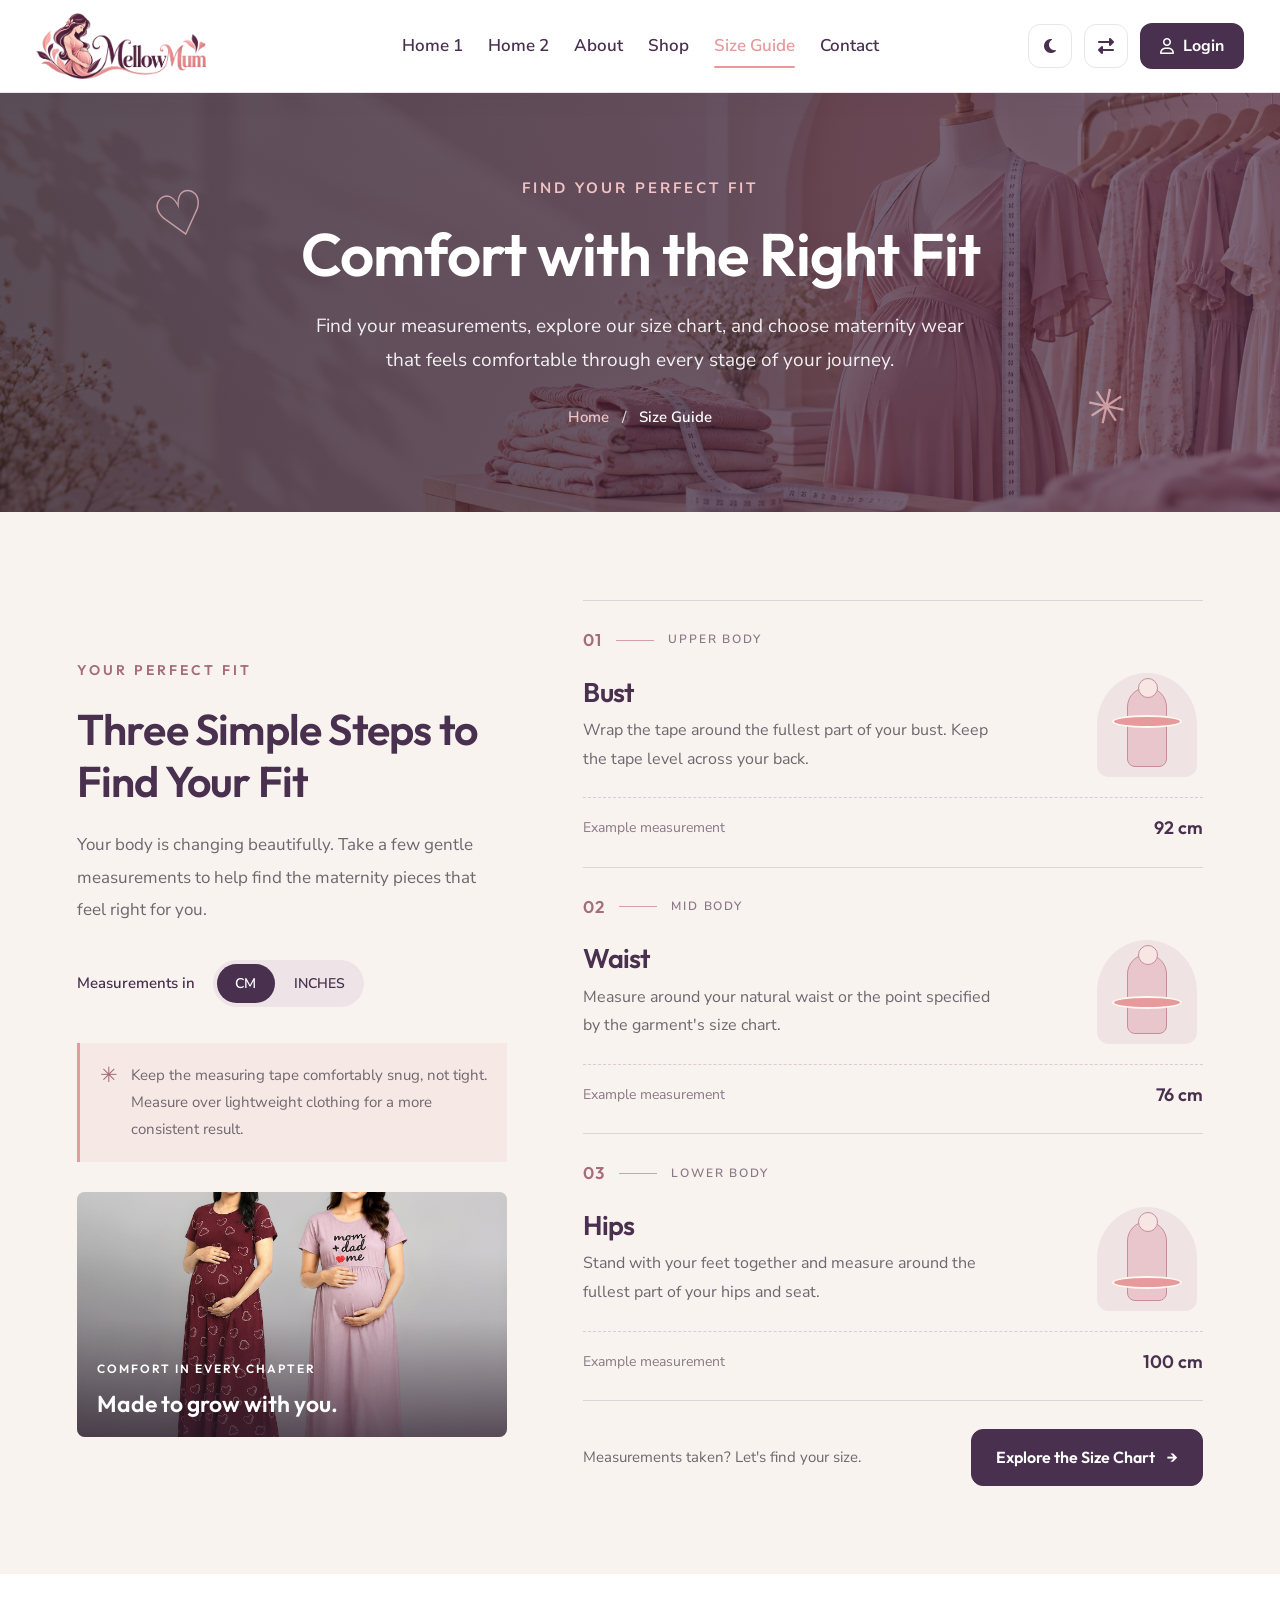
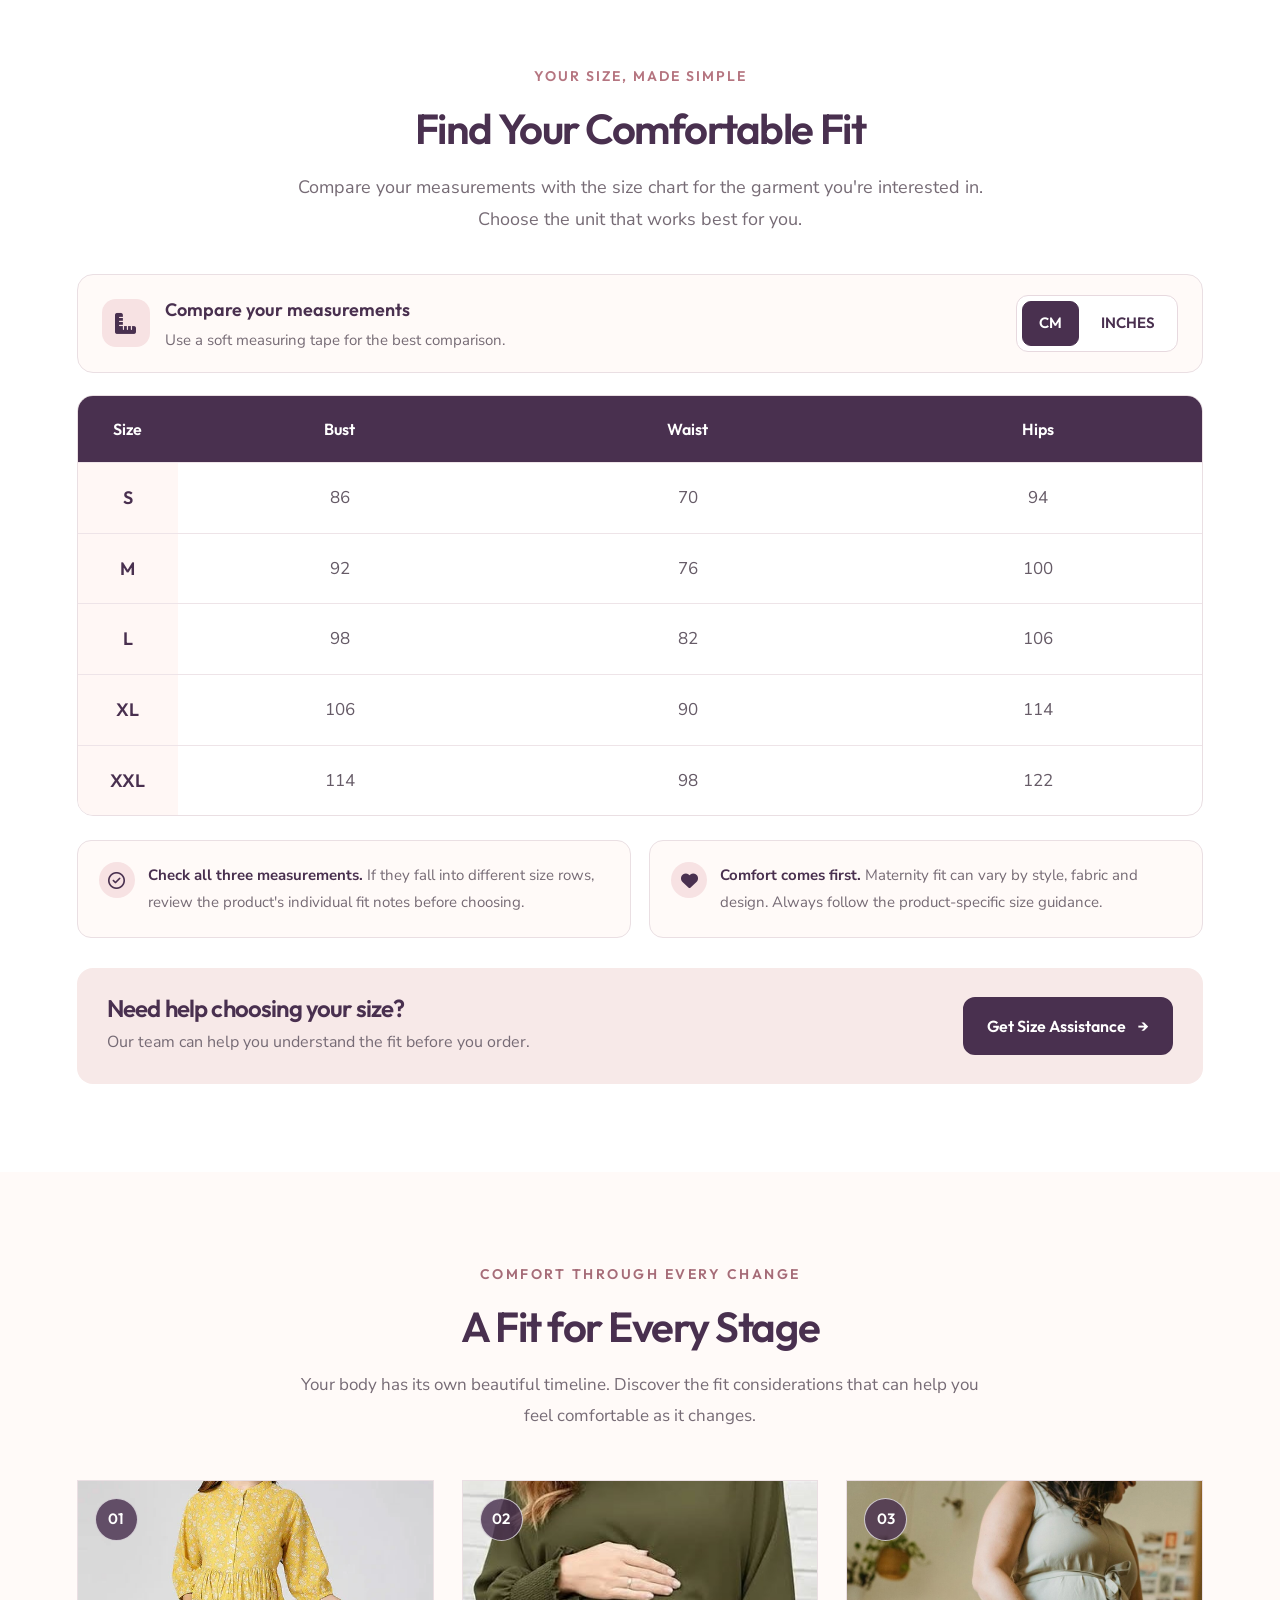
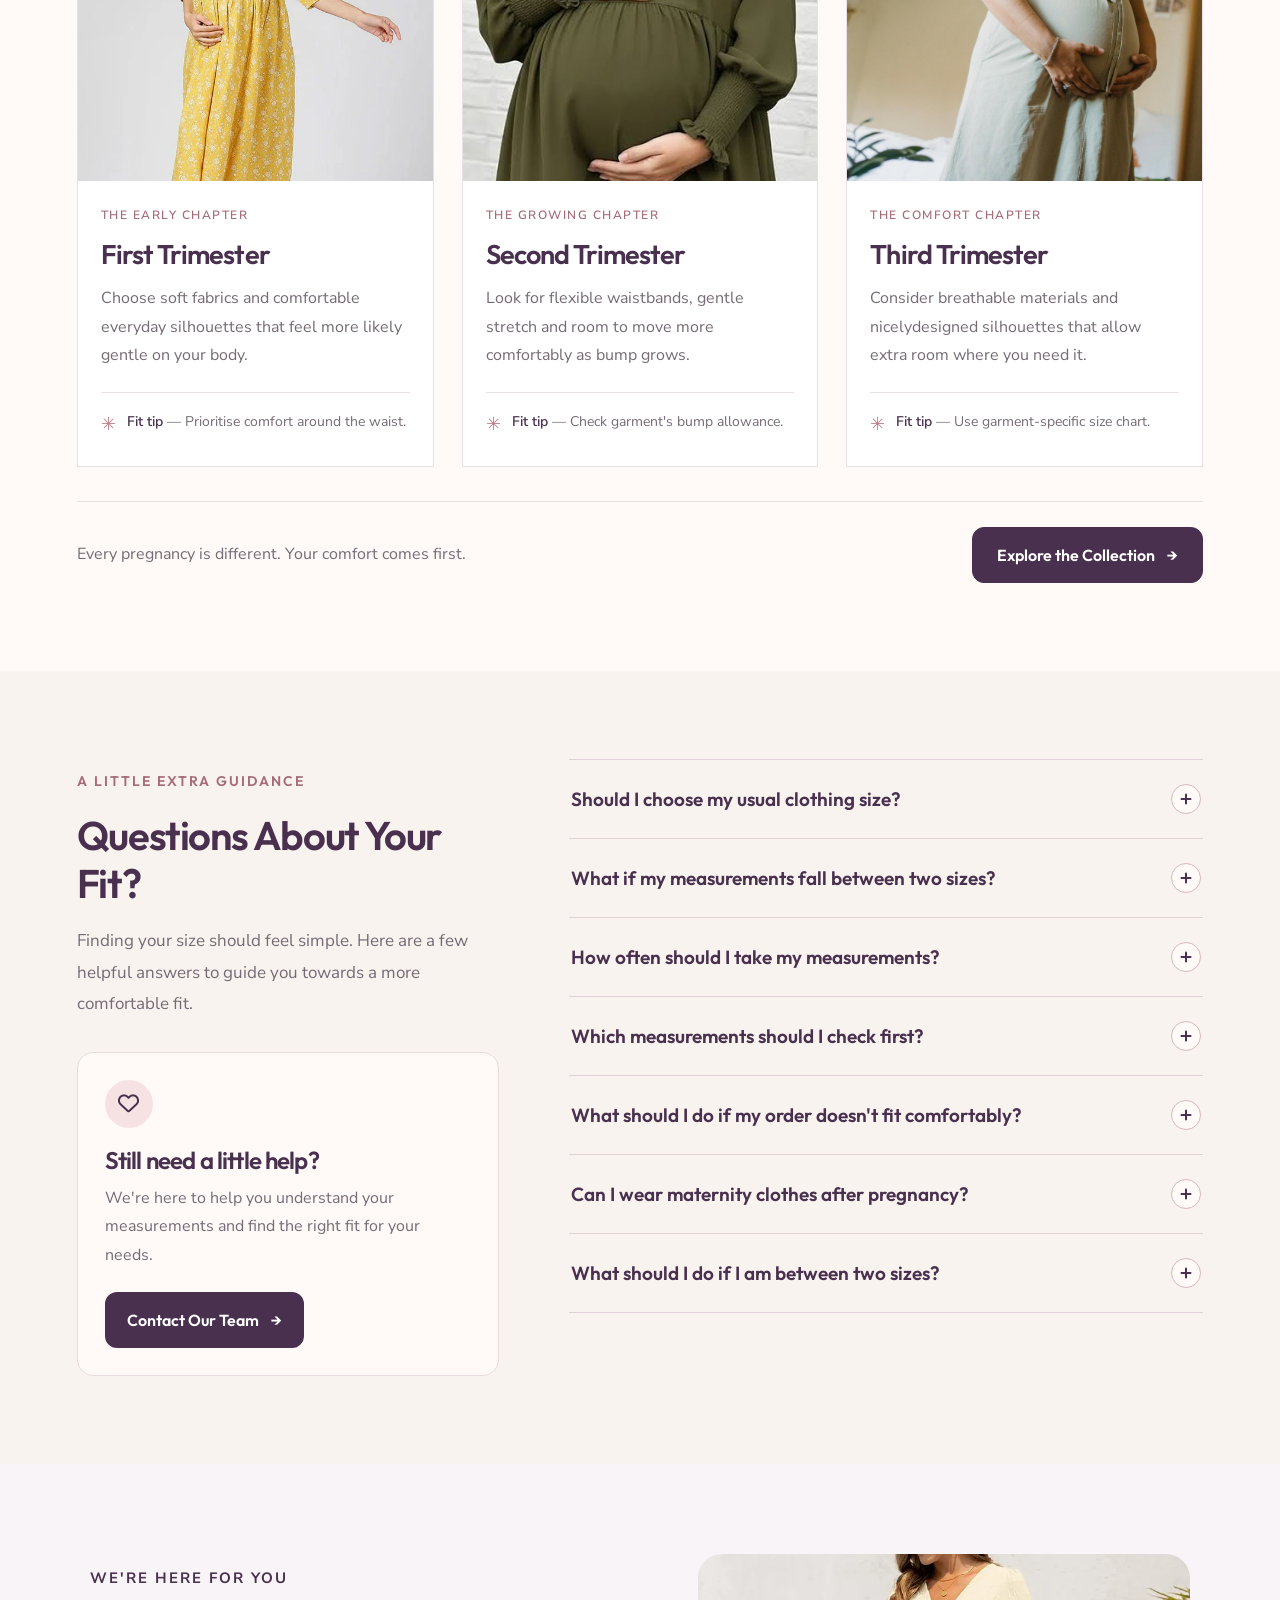
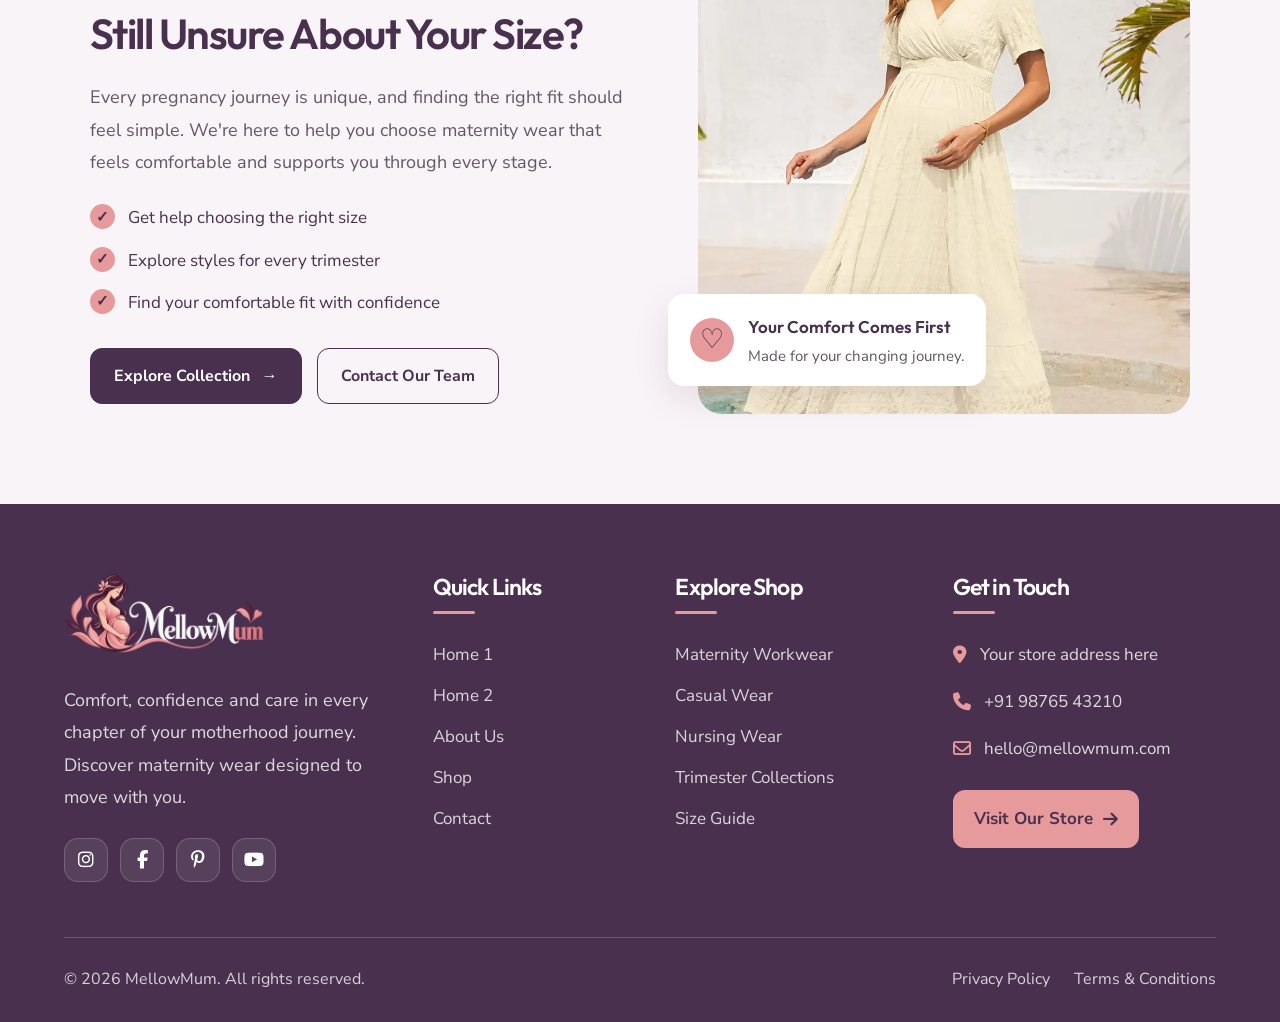
<file: size-guide.html>
<!DOCTYPE html>
<html lang="en">

<head>
    <meta charset="UTF-8">
    <meta name="viewport" content="width=device-width, initial-scale=1.0">

    <title>MellowMum</title>

    <meta name="description"
        content="Discover comfortable and stylish maternity wear at MellowMum, designed for every stage of motherhood.">

    <!-- Google Fonts -->
    <link rel="preconnect" href="https://fonts.googleapis.com">
    <link rel="preconnect" href="https://fonts.gstatic.com" crossorigin>

    <!-- Favicon -->
    <link rel="icon" type="image/png" href="images/favicon.png">

    <link
        href="https://fonts.googleapis.com/css2?family=Nunito+Sans:wght@400;500;600;700&family=Outfit:wght@400;500;600;700&display=swap"
        rel="stylesheet">

    <!-- Font Awesome -->
    <link rel="stylesheet" href="https://cdnjs.cloudflare.com/ajax/libs/font-awesome/6.7.2/css/all.min.css">

    <!-- Main CSS -->
    <link rel="stylesheet" href="css/style.css">
</head>

<body>


    <!-- ==========================
     MELLOWMUM HEADER
========================== -->

    <header class="mm-header">
        <div class="mm-header-inner">

            <!-- Logo -->
            <a href="index.html" class="mm-logo" aria-label="MellowMum Home">
                <img src="images/logo.png" alt="MellowMum">
            </a>

            <!-- Desktop Navigation -->
            <nav class="mm-desktop-nav" aria-label="Main navigation">
                <a href="index.html" class="mm-nav-link">Home 1</a>
                <a href="home-2.html" class="mm-nav-link">Home 2</a>
                <a href="about.html" class="mm-nav-link">About</a>
                <a href="shop.html" class="mm-nav-link">Shop</a>
                <a href="size-guide.html" class="mm-nav-link active">Size Guide</a>
                <a href="contact.html" class="mm-nav-link ">Contact</a>
            </nav>

            <!-- Desktop Actions -->
            <div class="mm-desktop-actions">

                <button class="mm-icon-btn" id="mm-desktop-theme" type="button" aria-label="Toggle dark mode"
                    title="Dark mode">
                    <i class="fa-solid fa-moon"></i>
                </button>

                <button class="mm-icon-btn" id="mm-desktop-rtl" type="button" aria-label="Toggle RTL mode"
                    title="Toggle RTL">
                    <i class="fa-solid fa-right-left"></i>
                </button>

                <a href="login.html" class="mm-login-btn">
                    <i class="fa-regular fa-user"></i>
                    Login
                </a>

            </div>

            <!-- Responsive Menu Toggle -->
            <button class="mm-menu-toggle" id="mm-menu-toggle" type="button" aria-label="Open navigation menu"
                aria-expanded="false" aria-controls="mm-mobile-menu">
                <i class="fa-solid fa-bars"></i>
            </button>

        </div>

        <!-- Responsive Navigation -->
        <div class="mm-mobile-menu" id="mm-mobile-menu" aria-hidden="true" inert>

            <nav class="mm-mobile-nav" aria-label="Mobile navigation">
                <a href="index.html" class="mm-mobile-link">Home 1</a>
                <a href="home-2.html" class="mm-mobile-link">Home 2</a>
                <a href="about.html" class="mm-mobile-link">About</a>
                <a href="shop.html" class="mm-mobile-link">Shop</a>
                <a href="size-guide.html" class="mm-mobile-link active">Size Guide</a>
                <a href="contact.html" class="mm-mobile-link">Contact</a>
            </nav>

            <!-- Mobile Settings -->
            <div class="mm-mobile-settings">

                <button class="mm-setting-btn" id="mm-mobile-theme" type="button">
                    <i class="fa-solid fa-moon"></i>
                    <span>Dark Mode</span>
                </button>

                <button class="mm-setting-btn" id="mm-mobile-rtl" type="button">
                    <i class="fa-solid fa-right-left"></i>
                    <span>RTL Mode</span>
                </button>

                <a href="login.html" class="mm-login-btn mm-mobile-login">
                    <i class="fa-regular fa-user"></i>
                    Login
                </a>

            </div>

        </div>
    </header>


    <!-- COMMON INNER PAGE HERO -->
    <section class="mm-inner-hero sg-banner" id="page-hero">

        <div class="mm-inner-hero-overlay"></div>

        <div class="mm-inner-hero-content">

            <span class="mm-inner-hero-eyebrow">
                FIND YOUR PERFECT FIT
            </span>

            <h1>Comfort with the Right Fit</h1>

            <p>
                Find your measurements, explore our size chart, and choose maternity wear that feels comfortable through
                every stage of your journey.
            </p>

            <nav class="mm-inner-hero-breadcrumb" aria-label="Breadcrumb">
                <a href="index.html">Home</a>
                <span aria-hidden="true">/</span>
                <span aria-current="page">Size Guide</span>
            </nav>

        </div>

        <span class="mm-inner-hero-decoration mm-inner-hero-decoration-one" aria-hidden="true">♡</span>

        <span class="mm-inner-hero-decoration mm-inner-hero-decoration-two" aria-hidden="true">✳</span>

    </section>


    <!-- SECTION 2: HOW TO MEASURE YOURSELF -->
    <section class="sg-measure-section" id="how-to-measure">
        <div class="sg-measure-inner">

            <div class="sg-measure-intro">
                <span class="sg-measure-eyebrow">YOUR PERFECT FIT</span>

                <h2>Three Simple Steps to Find Your Fit</h2>

                <p class="sg-measure-description">
                    Your body is changing beautifully. Take a few gentle measurements
                    to help find the maternity pieces that feel right for you.
                </p>

                <div class="sg-measure-unit">
                    <span class="sg-measure-unit-label">Measurements in</span>
                    <div class="sg-measure-unit-switch" role="group" aria-label="Measurement unit">
                        <button class="sg-measure-unit-btn is-active" type="button" data-unit="cm"
                            aria-pressed="true">CM</button>
                        <button class="sg-measure-unit-btn" type="button" data-unit="in"
                            aria-pressed="false">INCHES</button>
                    </div>
                </div>

                <div class="sg-measure-note">
                    <span class="sg-measure-note-mark">✳</span>
                    <p>
                        Keep the measuring tape comfortably snug, not tight.
                        Measure over lightweight clothing for a more consistent result.
                    </p>
                </div>


                <div class="sg-measure-image">
                    <img src="images/size-guide-measurement.jpg" alt="MellowMum maternity wear and everyday comfort"
                        loading="lazy" />
                    <div class="sg-measure-image-caption">
                        <span>COMFORT IN EVERY CHAPTER</span>
                        <p>Made to grow with you.</p>
                    </div>
                </div>

            </div>

            <div class="sg-measure-steps">

                <article class="sg-measure-step">
                    <div class="sg-measure-step-top">
                        <span class="sg-measure-number">01</span>
                        <span class="sg-measure-line"></span>
                        <span class="sg-measure-step-tag">UPPER BODY</span>
                    </div>

                    <div class="sg-measure-step-content">
                        <div class="sg-measure-step-copy">
                            <h3>Bust</h3>
                            <p>
                                Wrap the tape around the fullest part of your bust.
                                Keep the tape level across your back.
                            </p>
                        </div>
                        <div class="sg-measure-illustration sg-measure-bust" aria-hidden="true">
                            <span class="sg-measure-figure"></span>
                            <span class="sg-measure-tape"></span>
                        </div>
                    </div>

                    <div class="sg-measure-example">
                        <span>Example measurement</span>
                        <strong data-cm="92 cm" data-in="36.2 in">92 cm</strong>
                    </div>
                </article>

                <article class="sg-measure-step">
                    <div class="sg-measure-step-top">
                        <span class="sg-measure-number">02</span>
                        <span class="sg-measure-line"></span>
                        <span class="sg-measure-step-tag">MID BODY</span>
                    </div>

                    <div class="sg-measure-step-content">
                        <div class="sg-measure-step-copy">
                            <h3>Waist</h3>
                            <p>
                                Measure around your natural waist or the point
                                specified by the garment's size chart.
                            </p>
                        </div>
                        <div class="sg-measure-illustration sg-measure-waist" aria-hidden="true">
                            <span class="sg-measure-figure"></span>
                            <span class="sg-measure-tape"></span>
                        </div>
                    </div>

                    <div class="sg-measure-example">
                        <span>Example measurement</span>
                        <strong data-cm="76 cm" data-in="29.9 in">76 cm</strong>
                    </div>
                </article>

                <article class="sg-measure-step">
                    <div class="sg-measure-step-top">
                        <span class="sg-measure-number">03</span>
                        <span class="sg-measure-line"></span>
                        <span class="sg-measure-step-tag">LOWER BODY</span>
                    </div>

                    <div class="sg-measure-step-content">
                        <div class="sg-measure-step-copy">
                            <h3>Hips</h3>
                            <p>
                                Stand with your feet together and measure around
                                the fullest part of your hips and seat.
                            </p>
                        </div>
                        <div class="sg-measure-illustration sg-measure-hips" aria-hidden="true">
                            <span class="sg-measure-figure"></span>
                            <span class="sg-measure-tape"></span>
                        </div>
                    </div>

                    <div class="sg-measure-example">
                        <span>Example measurement</span>
                        <strong data-cm="100 cm" data-in="39.4 in">100 cm</strong>
                    </div>
                </article>

                <div class="sg-measure-footer">
                    <p>Measurements taken? Let's find your size.</p>
                    <a href="#size-chart" class="sg-measure-cta">
                        Explore the Size Chart <span aria-hidden="true">→</span>
                    </a>
                </div>

            </div>
        </div>
    </section>


    <!-- SECTION 3: MATERNITY SIZE CHART -->
    <section class="sg-chart-section" id="size-chart">
        <div class="sg-chart-container">

            <div class="sg-chart-heading">
                <span class="sg-chart-eyebrow">YOUR SIZE, MADE SIMPLE</span>
                <h2>Find Your Comfortable Fit</h2>
                <p>
                    Compare your measurements with the size chart for the garment
                    you're interested in. Choose the unit that works best for you.
                </p>
            </div>

            <div class="sg-chart-toolbar">
                <div class="sg-chart-guide">
                    <span class="sg-chart-guide-icon" aria-hidden="true">
                        <i class="fa-solid fa-ruler-combined"></i>
                    </span>
                    <div>
                        <strong>Compare your measurements</strong>
                        <p>Use a soft measuring tape for the best comparison.</p>
                    </div>
                </div>

                <div class="sg-chart-unit" role="group" aria-label="Choose measurement unit">
                    <button type="button" class="sg-chart-unit-btn is-active" data-chart-unit="cm"
                        aria-pressed="true">CM</button>
                    <button type="button" class="sg-chart-unit-btn" data-chart-unit="in"
                        aria-pressed="false">INCHES</button>
                </div>
            </div>

            <div class="sg-chart-table-wrap">
                <table class="sg-chart-table">

                    <thead>
                        <tr>
                            <th scope="col">Size</th>
                            <th scope="col">Bust</th>
                            <th scope="col">Waist</th>
                            <th scope="col">Hips</th>
                        </tr>
                    </thead>
                    <tbody>
                        <tr>
                            <th scope="row">S</th>
                            <td data-cm="86" data-in="33.9">86</td>
                            <td data-cm="70" data-in="27.6">70</td>
                            <td data-cm="94" data-in="37.0">94</td>
                        </tr>
                        <tr>
                            <th scope="row">M</th>
                            <td data-cm="92" data-in="36.2">92</td>
                            <td data-cm="76" data-in="29.9">76</td>
                            <td data-cm="100" data-in="39.4">100</td>
                        </tr>
                        <tr>
                            <th scope="row">L</th>
                            <td data-cm="98" data-in="38.6">98</td>
                            <td data-cm="82" data-in="32.3">82</td>
                            <td data-cm="106" data-in="41.7">106</td>
                        </tr>
                        <tr>
                            <th scope="row">XL</th>
                            <td data-cm="106" data-in="41.7">106</td>
                            <td data-cm="90" data-in="35.4">90</td>
                            <td data-cm="114" data-in="44.9">114</td>
                        </tr>
                        <tr>
                            <th scope="row">XXL</th>
                            <td data-cm="114" data-in="44.9">114</td>
                            <td data-cm="98" data-in="38.6">98</td>
                            <td data-cm="122" data-in="48.0">122</td>
                        </tr>
                    </tbody>
                </table>
            </div>

            <div class="sg-chart-footnotes">
                <div class="sg-chart-note">
                    <span class="sg-chart-note-icon" aria-hidden="true">
                        <i class="fa-regular fa-circle-check"></i>
                    </span>
                    <p>
                        <strong>Check all three measurements.</strong>
                        If they fall into different size rows, review the product's
                        individual fit notes before choosing.
                    </p>
                </div>

                <div class="sg-chart-note">
                    <span class="sg-chart-note-icon" aria-hidden="true">
                        <i class="fa-solid fa-heart"></i>
                    </span>
                    <p>
                        <strong>Comfort comes first.</strong>
                        Maternity fit can vary by style, fabric and design.
                        Always follow the product-specific size guidance.
                    </p>
                </div>
            </div>

            <div class="sg-chart-bottom">
                <div>
                    <h3>Need help choosing your size?</h3>
                    <p>Our team can help you understand the fit before you order.</p>
                </div>
                <a href="contact.html" class="sg-chart-cta">
                    Get Size Assistance <span aria-hidden="true">→</span>
                </a>
            </div>

        </div>
    </section>


    <!-- SECTION 4: A FIT FOR EVERY STAGE -->
    <section class="sg-stage-section" id="maternity-stages">
        <div class="sg-stage-container">

            <div class="sg-stage-heading">
                <span class="sg-stage-eyebrow">COMFORT THROUGH EVERY CHANGE</span>
                <h2>A Fit for Every Stage</h2>
                <p>
                    Your body has its own beautiful timeline. Discover the fit
                    considerations that can help you feel comfortable as it changes.
                </p>
            </div>

            <div class="sg-stage-grid">

                <article class="sg-stage-card">
                    <div class="sg-stage-image">
                        <img src="images/first-trimester.jpg" alt="Maternity style for early pregnancy"
                            loading="lazy" />
                        <span class="sg-stage-number">01</span>
                    </div>
                    <div class="sg-stage-content">
                        <span class="sg-stage-label">THE EARLY CHAPTER</span>
                        <h3>First Trimester</h3>
                        <p>
                            Choose soft fabrics and comfortable everyday silhouettes
                            that feel more likely gentle on your body.
                        </p>
                        <div class="sg-stage-tip">
                            <span class="sg-stage-tip-mark">✳</span>
                            <p><strong>Fit tip</strong> — Prioritise comfort around the waist.</p>
                        </div>
                    </div>
                </article>

                <article class="sg-stage-card">
                    <div class="sg-stage-image">
                        <img src="images/second-trimester.jpg" alt="Maternity style for a growing bump"
                            loading="lazy" />
                        <span class="sg-stage-number">02</span>
                    </div>
                    <div class="sg-stage-content">
                        <span class="sg-stage-label">THE GROWING CHAPTER</span>
                        <h3>Second Trimester</h3>
                        <p>
                            Look for flexible waistbands, gentle stretch and room
                            to move more comfortably as bump grows.
                        </p>
                        <div class="sg-stage-tip">
                            <span class="sg-stage-tip-mark">✳</span>
                            <p><strong>Fit tip</strong> — Check garment's bump allowance.</p>
                        </div>
                    </div>
                </article>

                <article class="sg-stage-card">
                    <div class="sg-stage-image">
                        <img src="images/third-trimester.jpg" alt="Comfortable maternity style for later pregnancy"
                            loading="lazy" />
                        <span class="sg-stage-number">03</span>
                    </div>
                    <div class="sg-stage-content">
                        <span class="sg-stage-label">THE COMFORT CHAPTER</span>
                        <h3>Third Trimester</h3>
                        <p>
                            Consider breathable materials and nicelydesigned
                            silhouettes that allow extra room where you need it.
                        </p>
                        <div class="sg-stage-tip">
                            <span class="sg-stage-tip-mark">✳</span>
                            <p><strong>Fit tip</strong> — Use garment-specific size chart.</p>
                        </div>
                    </div>
                </article>

            </div>

            <div class="sg-stage-bottom">
                <p>Every pregnancy is different. Your comfort comes first.</p>
                <a href="shop.html" class="sg-stage-cta">
                    Explore the Collection <span aria-hidden="true">→</span>
                </a>
            </div>

        </div>
    </section>


    <!-- SECTION 5: SIZE GUIDE FAQ -->
    <section class="sg-faq-section" id="size-faq">
        <div class="sg-faq-container">

            <div class="sg-faq-intro">
                <span class="sg-faq-eyebrow">A LITTLE EXTRA GUIDANCE</span>
                <h2>Questions About Your Fit?</h2>
                <p>
                    Finding your size should feel simple. Here are a few helpful
                    answers to guide you towards a more comfortable fit.
                </p>

                <div class="sg-faq-help-card">
                    <span class="sg-faq-help-icon" aria-hidden="true">
                        <i class="fa-regular fa-heart"></i>
                    </span>
                    <h3>Still need a little help?</h3>
                    <p>
                        We're here to help you understand your measurements
                        and find the right fit for your needs.
                    </p>
                    <a href="contact.html" class="sg-faq-contact-btn">
                        Contact Our Team <span aria-hidden="true">→</span>
                    </a>
                </div>
            </div>

            <div class="sg-faq-list">

                <details class="sg-faq-item">
                    <summary>
                        <span>Should I choose my usual clothing size?</span>
                        <span class="sg-faq-toggle" aria-hidden="true"></span>
                    </summary>
                    <div class="sg-faq-answer">
                        <p>
                            Start by checking the size chart for the specific garment.
                            Some maternity styles follow pre-pregnancy sizing, while
                            others may have different fit guidance. Follow the product's
                            own size information before choosing.
                        </p>
                    </div>
                </details>

                <details class="sg-faq-item">
                    <summary>
                        <span>What if my measurements fall between two sizes?</span>
                        <span class="sg-faq-toggle" aria-hidden="true"></span>
                    </summary>
                    <div class="sg-faq-answer">
                        <p>
                            Compare your bust, waist and hip measurements with the
                            garment's size chart. Consider the fabric stretch and the
                            fit you prefer. If you're still unsure, contact our team
                            before placing your order.
                        </p>
                    </div>
                </details>

                <details class="sg-faq-item">
                    <summary>
                        <span>How often should I take my measurements?</span>
                        <span class="sg-faq-toggle" aria-hidden="true"></span>
                    </summary>
                    <div class="sg-faq-answer">
                        <p>
                            Your measurements may change throughout pregnancy.
                            Recheck them whenever your current clothes start feeling
                            different or before buying a new style, especially if
                            you've noticed a change in fit.
                        </p>
                    </div>
                </details>

                <details class="sg-faq-item">
                    <summary>
                        <span>Which measurements should I check first?</span>
                        <span class="sg-faq-toggle" aria-hidden="true"></span>
                    </summary>
                    <div class="sg-faq-answer">
                        <p>
                            Check all the measurements listed on the product's size
                            chart. Bust, waist and hips are common measurements, but
                            the most important ones can vary by garment.
                        </p>
                    </div>
                </details>

                <details class="sg-faq-item">
                    <summary>
                        <span>What should I do if my order doesn't fit comfortably?</span>
                        <span class="sg-faq-toggle" aria-hidden="true"></span>
                    </summary>
                    <div class="sg-faq-answer">
                        <p>
                            Review the store's return and exchange policy before
                            purchasing. If you need help, contact our team with the
                            product name and your measurements so we can guide you
                            through the available options.
                        </p>
                    </div>
                </details>

                <details class="sg-faq-item">
                    <summary>
                        <span>Can I wear maternity clothes after pregnancy?</span>
                        <span class="sg-faq-toggle" aria-hidden="true"></span>
                    </summary>
                    <div class="sg-faq-answer">
                        <p>
                            Yes! Many maternity styles are designed for comfort and flexibility,
                            making them suitable for postpartum wear too. Check the individual
                            product details to learn more about its fit and features.
                        </p>
                    </div>
                </details>

                <details class="sg-faq-item">
                    <summary>
                        <span>What should I do if I am between two sizes?</span>
                        <span class="sg-faq-toggle" aria-hidden="true"></span>
                    </summary>
                    <div class="sg-faq-answer">
                        <p>
                            Check our Size Guide and the product's fit details before choosing.
                            Consider the garment's stretch, design, and your comfort. If you
                            are still unsure, contact our team for help selecting a suitable size.
                        </p>
                    </div>
                </details>

            </div>

        </div>
    </section>


    <!-- SECTION 6: SIZE GUIDE HELP CTA -->
    <section class="sg-help-section" id="size-help">
        <div class="sg-help-container">

            <div class="sg-help-content">
                <span class="sg-help-eyebrow">WE'RE HERE FOR YOU</span>

                <h2>Still Unsure About Your Size?</h2>

                <p>
                    Every pregnancy journey is unique, and finding the right fit
                    should feel simple. We're here to help you choose maternity
                    wear that feels comfortable and supports you through every stage.
                </p>

                <div class="sg-help-points">
                    <div class="sg-help-point">
                        <span class="sg-help-check" aria-hidden="true">✓</span>
                        <span>Get help choosing the right size</span>
                    </div>

                    <div class="sg-help-point">
                        <span class="sg-help-check" aria-hidden="true">✓</span>
                        <span>Explore styles for every trimester</span>
                    </div>

                    <div class="sg-help-point">
                        <span class="sg-help-check" aria-hidden="true">✓</span>
                        <span>Find your comfortable fit with confidence</span>
                    </div>
                </div>

                <div class="sg-help-actions">
                    <a href="shop.html" class="sg-help-primary">
                        Explore Collection
                        <span aria-hidden="true">→</span>
                    </a>

                    <a href="contact.html" class="sg-help-secondary">
                        Contact Our Team
                    </a>
                </div>
            </div>

            <div class="sg-help-visual">
                <div class="sg-help-image-wrap">
                    <img src="images/maternity-size-help.jpg" alt="Comfortable maternity clothing for expecting mothers"
                        loading="lazy">
                </div>

                <div class="sg-help-note">
                    <span class="sg-help-note-icon" aria-hidden="true">♡</span>
                    <div>
                        <strong>Your Comfort Comes First</strong>
                        <p>Made for your changing journey.</p>
                    </div>
                </div>
            </div>

        </div>
    </section>

    <!-- ==============================
     MELLOWMUM FOOTER
============================== -->

    <footer class="mm-footer">

        <div class="mm-footer-main">

            <!-- Brand Information -->
            <div class="mm-footer-brand">
                <a href="index.html" class="mm-footer-logo">
                    <img src="images/logo-white.png" alt="MellowMum">
                </a>

                <p>
                    Comfort, confidence and care in every chapter
                    of your motherhood journey. Discover maternity
                    wear designed to move with you.
                </p>

                <div class="mm-footer-socials">
                    <a href="#" aria-label="Instagram">
                        <i class="fa-brands fa-instagram"></i>
                    </a>
                    <a href="#" aria-label="Facebook">
                        <i class="fa-brands fa-facebook-f"></i>
                    </a>
                    <a href="#" aria-label="Pinterest">
                        <i class="fa-brands fa-pinterest-p"></i>
                    </a>
                    <a href="#" aria-label="YouTube">
                        <i class="fa-brands fa-youtube"></i>
                    </a>
                </div>
            </div>

            <!-- Quick Links -->
            <div class="mm-footer-column">
                <h3>Quick Links</h3>
                <ul>
                    <li><a href="index.html">Home 1</a></li>
                    <li><a href="home-2.html">Home 2</a></li>
                    <li><a href="about.html">About Us</a></li>
                    <li><a href="shop.html">Shop</a></li>
                    <li><a href="contact.html">Contact</a></li>
                </ul>
            </div>

            <!-- Shop Categories -->
            <div class="mm-footer-column">
                <h3>Explore Shop</h3>
                <ul>
                    <li><a href="shop.html?category=workwear">Maternity Workwear</a></li>
                    <li><a href="shop.html?category=casual">Casual Wear</a></li>
                    <li><a href="shop.html?category=nursing">Nursing Wear</a></li>
                    <li><a href="shop.html?category=trimester">Trimester Collections</a></li>
                    <li><a href="size-guide.html">Size Guide</a></li>
                </ul>
            </div>

            <!-- Contact Information -->
            <div class="mm-footer-column mm-footer-contact">
                <h3>Get in Touch</h3>

                <p>
                    <i class="fa-solid fa-location-dot"></i>
                    <span>Your store address here</span>
                </p>

                <p>
                    <i class="fa-solid fa-phone"></i>
                    <a href="tel:+919876543210">+91 98765 43210</a>
                </p>

                <p>
                    <i class="fa-regular fa-envelope"></i>
                    <a href="mailto:hello@mellowmum.com">
                        hello@mellowmum.com
                    </a>
                </p>

                <a href="contact.html" class="mm-footer-contact-btn">
                    Visit Our Store
                    <i class="fa-solid fa-arrow-right"></i>
                </a>
            </div>

        </div>

        <!-- Footer Bottom -->
        <div class="mm-footer-bottom">
            <p>
                &copy; <span id="mm-footer-year"></span>
                MellowMum. All rights reserved.
            </p>

            <div class="mm-footer-legal">
                <a href="#">Privacy Policy</a>
                <a href="#">Terms & Conditions</a>
            </div>

        </div>

    </footer>

    <script src="js/main.js"></script>

</body>

</html>
</file>
